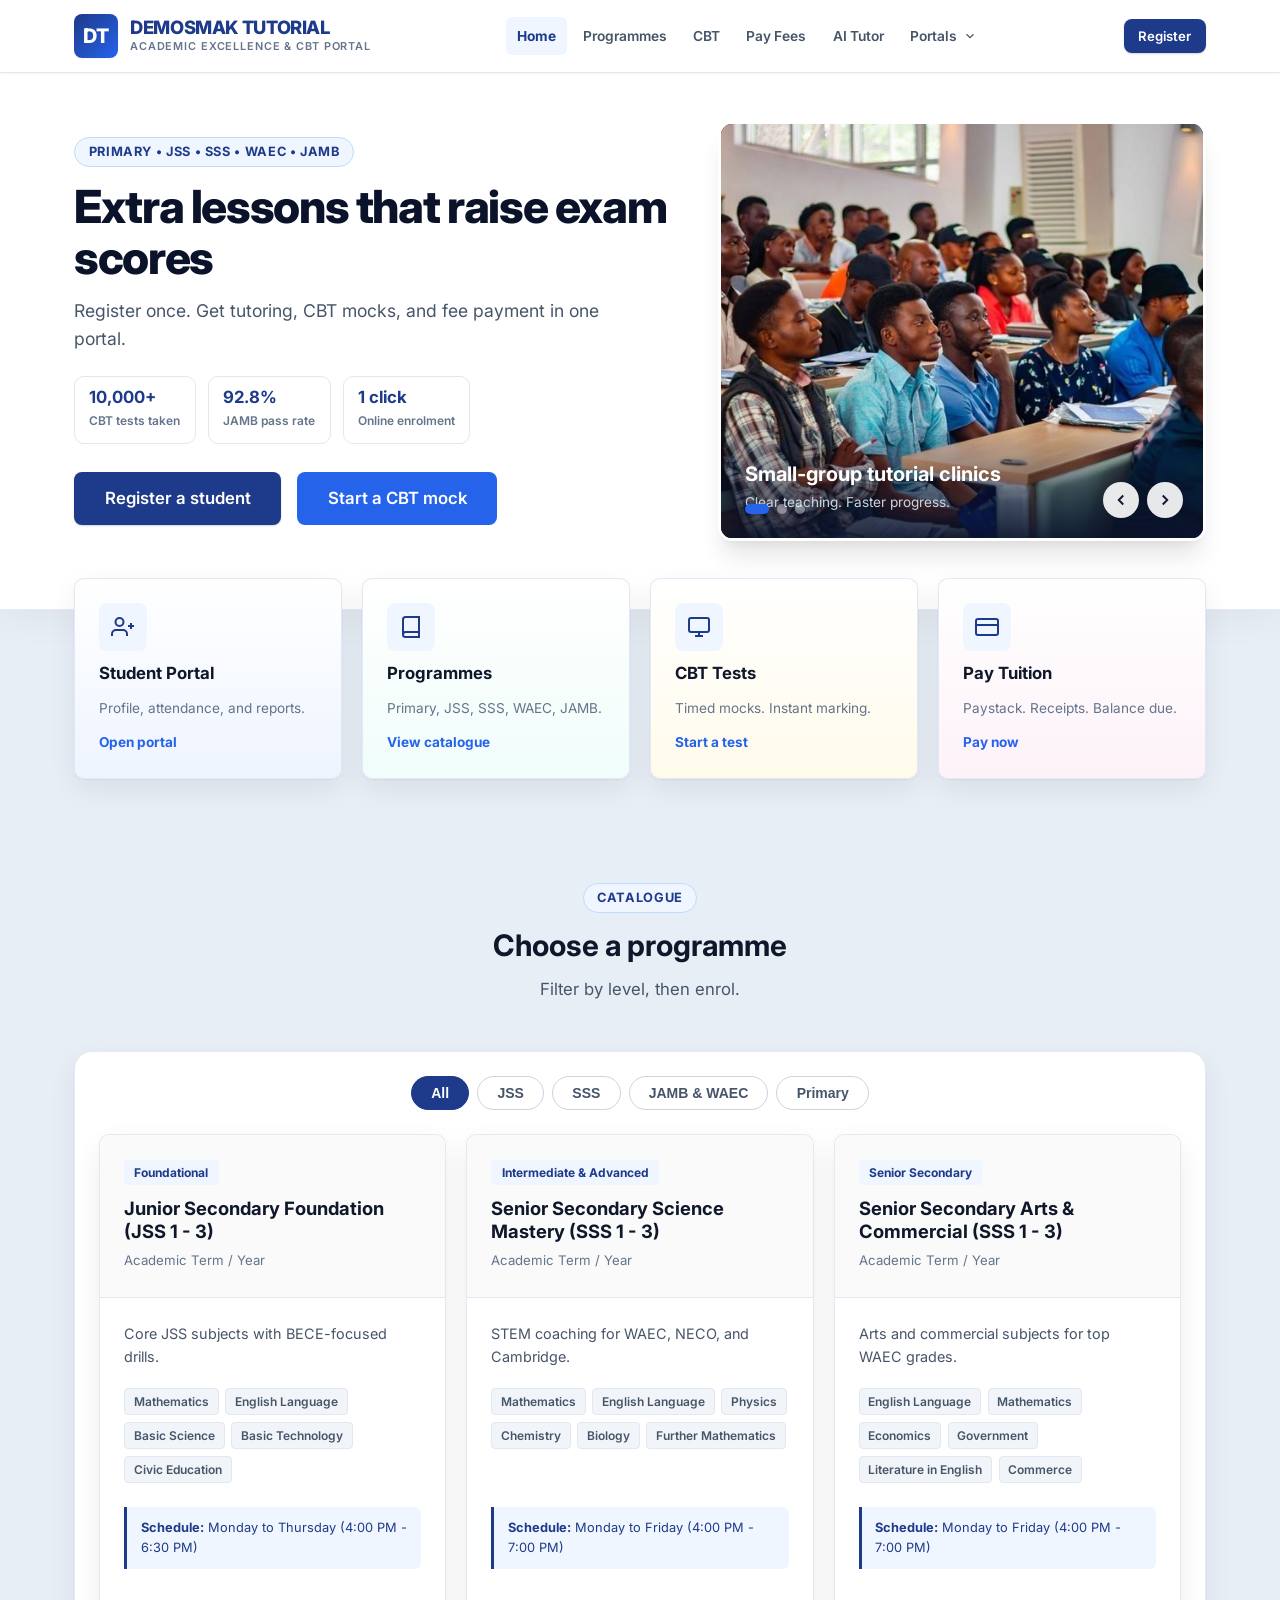
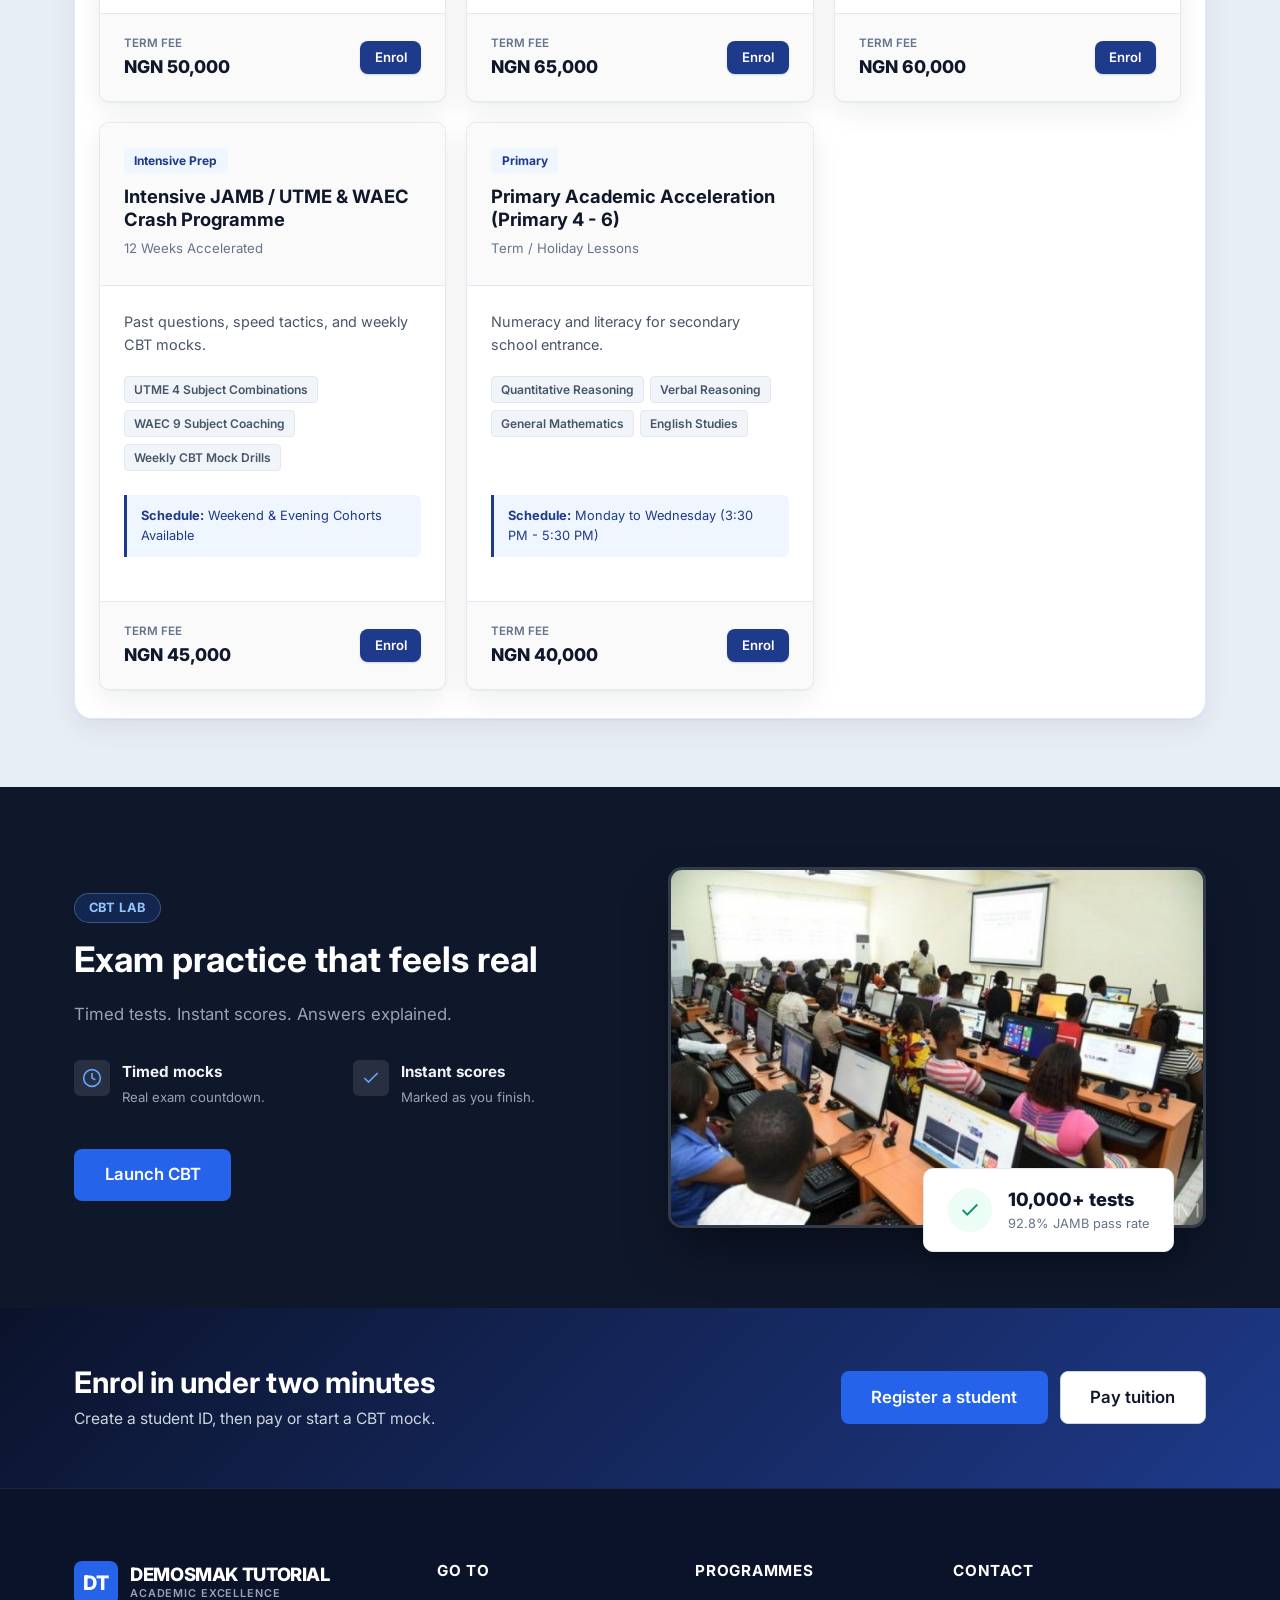
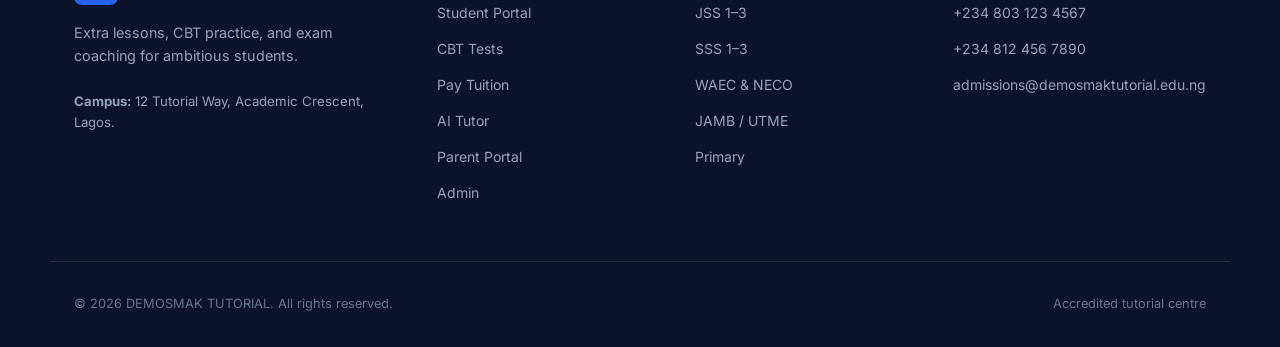
<file: index.html>
<!DOCTYPE html>
<html lang="en">

<head>
    <meta charset="UTF-8">
    <meta name="viewport" content="width=device-width, initial-scale=1.0, viewport-fit=cover">
    <title>Demosmak Tutorial | Extra Lessons, CBT Mocks, WAEC & JAMB Prep in Lagos</title>
    <meta name="description" content="Demosmak Tutorial offers extra lessons, CBT mock exams, WAEC, NECO and JAMB coaching, online registration, and tuition payment for Primary, JSS and SSS students in Lagos, Nigeria.">
    <meta name="keywords" content="Demosmak Tutorial, extra lessons Lagos, CBT mock exam, WAEC prep, JAMB tutorial, NECO coaching, student portal, online tuition payment, AI tutor">
    <meta name="author" content="Demosmak Tutorial">
    <meta name="robots" content="index, follow">
    <meta name="theme-color" content="#1e3a8a">
    <link rel="canonical" href="https://demosmaktutorial.edu.ng/">

    <meta property="og:type" content="website">
    <meta property="og:locale" content="en_NG">
    <meta property="og:site_name" content="Demosmak Tutorial">
    <meta property="og:title" content="Demosmak Tutorial | Extra Lessons, CBT Mocks, WAEC & JAMB Prep">
    <meta property="og:description" content="Register for extra lessons, sit timed CBT mocks, pay tuition online, and prepare for WAEC, NECO and JAMB with Demosmak Tutorial.">
    <meta property="og:url" content="https://demosmaktutorial.edu.ng/">
    <meta property="og:image" content="https://demosmaktutorial.edu.ng/assets/img/hero-1.jpg">
    <meta property="og:image:alt" content="Students in a Demosmak Tutorial classroom">

    <meta name="twitter:card" content="summary_large_image">
    <meta name="twitter:title" content="Demosmak Tutorial | Extra Lessons, CBT Mocks, WAEC & JAMB Prep">
    <meta name="twitter:description" content="Extra lessons, CBT practice and exam coaching for Primary, JSS and SSS students in Lagos.">
    <meta name="twitter:image" content="https://demosmaktutorial.edu.ng/assets/img/hero-1.jpg">

    <link rel="stylesheet" href="assets/css/style.css">
    <script type="application/ld+json">
    {
      "@context": "https://schema.org",
      "@type": "EducationalOrganization",
      "name": "Demosmak Tutorial",
      "alternateName": "DEMOSMAK TUTORIAL",
      "url": "https://demosmaktutorial.edu.ng/",
      "logo": "https://demosmaktutorial.edu.ng/assets/img/hero-1.jpg",
      "description": "Extra lessons, CBT mock exams, and WAEC, NECO and JAMB preparation for Primary, Junior and Senior Secondary students.",
      "email": "admissions@demosmaktutorial.edu.ng",
      "telephone": "+234-803-123-4567",
      "address": {
        "@type": "PostalAddress",
        "streetAddress": "12 Tutorial Way, Academic Crescent",
        "addressLocality": "Lagos",
        "addressCountry": "NG"
      },
      "areaServed": "NG",
      "sameAs": [
        "https://demosmaktutorial.edu.ng/"
      ]
    }
    </script>
</head>

<body>

    <!-- <header class="top-bar">
        <div class="container">
            <div class="top-info">
                <span class="top-info-item">
                    <svg width="14" height="14" viewBox="0 0 24 24" fill="none" stroke="currentColor" stroke-width="2"><path d="M22 16.92v3a2 2 0 0 1-2.18 2 19.79 19.79 0 0 1-8.63-3.07 19.5 19.5 0 0 1-6-6 19.79 19.79 0 0 1-3.07-8.67A2 2 0 0 1 4.11 2h3a2 2 0 0 1 2 1.72 12.84 12.84 0 0 0 .7 2.81 2 2 0 0 1-.45 2.11L8.09 9.91a16 16 0 0 0 6 6l1.27-1.27a2 2 0 0 1 2.11-.45 12.84 12.84 0 0 0 2.81.7A2 2 0 0 1 22 16.92z"></path></svg>
                    +234 803 123 4567
                </span>
                <span class="top-info-item">
                    <svg width="14" height="14" viewBox="0 0 24 24" fill="none" stroke="currentColor" stroke-width="2"><path d="M4 4h16c1.1 0 2 .9 2 2v12c0 1.1-.9 2-2 2H4c-1.1 0-2-.9-2-2V6c0-1.1.9-2 2-2z"></path><polyline points="22,6 12,13 2,6"></polyline></svg>
                    admissions@demosmaktutorial.edu.ng
                </span>
            </div>
            <div class="top-switcher">
                <label for="global-student-select">View as student:</label>
                <select id="global-student-select" class="student-select-input" aria-label="Select active student session"></select>
            </div>
        </div>
    </header> -->

    <nav class="main-header" aria-label="Main Navigation">
        <div class="container nav-container">
            <a href="index.html" class="brand-logo" aria-label="Demosmak Tutorial Home">
                <div class="brand-icon-box">DT</div>
                <div class="brand-text-block">
                    <span class="brand-title">DEMOSMAK TUTORIAL</span>
                    <span class="brand-sub">Academic Excellence & CBT Portal</span>
                </div>
            </a>

            <ul class="nav-links" id="nav-menu-links">
                <li><a href="index.html" class="nav-link active">Home</a></li>
                <li><a href="#programmes" class="nav-link">Programmes</a></li>
                <li><a href="cbt.html" class="nav-link">CBT</a></li>
                <li><a href="payments.html" class="nav-link">Pay Fees</a></li>
                <li><a href="ai-tutor.html" class="nav-link">AI Tutor</a></li>
                <li class="nav-item-dropdown">
                    <button type="button" class="nav-link nav-dropdown-toggle" aria-expanded="false">
                        Portals
                        <svg viewBox="0 0 24 24" fill="none" stroke="currentColor" stroke-width="2">
                            <polyline points="6 9 12 15 18 9"></polyline>
                        </svg>
                    </button>
                    <ul class="nav-dropdown">
                        <li><a href="sms.html">Student Portal</a></li>
                        <li><a href="parent.html">Parent Portal</a></li>
                        <li><a href="admin.html">Admin Dashboard</a></li>
                    </ul>
                </li>
            </ul>

            <div class="nav-cta-group">
                <button type="button" class="btn btn-primary btn-sm open-register-modal-btn">Register</button>
                <button type="button" class="mobile-toggle" id="mobile-nav-toggle" aria-label="Toggle navigation menu">
                    <svg width="24" height="24" viewBox="0 0 24 24" fill="none" stroke="currentColor" stroke-width="2">
                        <line x1="3" y1="12" x2="21" y2="12"></line>
                        <line x1="3" y1="6" x2="21" y2="6"></line>
                        <line x1="3" y1="18" x2="21" y2="18"></line>
                    </svg>
                </button>
            </div>
        </div>
    </nav>

    <header class="hero-section">
        <div class="container hero-grid">
            <div class="hero-content">
                <div class="section-badge">Primary • JSS • SSS • WAEC • JAMB</div>
                <h1>Extra lessons that raise exam scores</h1>
                <p class="hero-lead">
                    Register once. Get tutoring, CBT mocks, and fee payment in one portal.
                </p>

                <div class="hero-stats">
                    <div class="hero-stat"><strong>10,000+</strong><span>CBT tests taken</span></div>
                    <div class="hero-stat"><strong>92.8%</strong><span>JAMB pass rate</span></div>
                    <div class="hero-stat"><strong>1 click</strong><span>Online enrolment</span></div>
                </div>

                <div class="hero-actions">
                    <button type="button" class="btn btn-primary btn-lg open-register-modal-btn">Register a student</button>
                    <a href="cbt.html" class="btn btn-accent btn-lg">Start a CBT mock</a>
                </div>
            </div>

            <div class="hero-carousel" id="hero-slider" aria-label="Demosmak Tutorial Highlights">
                <div class="carousel-slide active" data-index="0">
                    <img src="assets/img/hero-1.jpg" alt="Students engaged in focused learning and academic study">
                    <div class="slide-caption-overlay">
                        <h3>Small-group tutorial clinics</h3>
                        <p>Clear teaching. Faster progress.</p>
                    </div>
                </div>
                <div class="carousel-slide" data-index="1">
                    <img src="assets/img/hero-2.jpg" alt="Dedicated tutoring and problem-solving workshop">
                    <div class="slide-caption-overlay">
                        <h3>Personalised subject help</h3>
                        <p>Maths, English, sciences, and more.</p>
                    </div>
                </div>
                <div class="carousel-slide" data-index="2">
                    <img src="assets/img/hero-3.jpg" alt="Modern computer based assessment training">
                    <div class="slide-caption-overlay">
                        <h3>JAMB-style CBT practice</h3>
                        <p>Timed tests with instant scores.</p>
                    </div>
                </div>

                <div class="carousel-dots" id="carousel-dots">
                    <button type="button" class="carousel-dot active" aria-label="Slide 1"></button>
                    <button type="button" class="carousel-dot" aria-label="Slide 2"></button>
                    <button type="button" class="carousel-dot" aria-label="Slide 3"></button>
                </div>
                <div class="carousel-controls">
                    <button type="button" class="carousel-arrow" id="carousel-prev" aria-label="Previous Slide">
                        <svg width="18" height="18" viewBox="0 0 24 24" fill="none" stroke="currentColor"
                            stroke-width="2.5">
                            <polyline points="15 18 9 12 15 6"></polyline>
                        </svg>
                    </button>
                    <button type="button" class="carousel-arrow" id="carousel-next" aria-label="Next Slide">
                        <svg width="18" height="18" viewBox="0 0 24 24" fill="none" stroke="currentColor"
                            stroke-width="2.5">
                            <polyline points="9 18 15 12 9 6"></polyline>
                        </svg>
                    </button>
                </div>
            </div>
        </div>
    </header>

    <section class="quick-access-section">
        <div class="container">
            <div class="quick-access-grid">
                <a href="sms.html" class="quick-card">
                    <div class="quick-icon-box">
                        <svg width="24" height="24" viewBox="0 0 24 24" fill="none" stroke="currentColor"
                            stroke-width="2">
                            <path d="M16 21v-2a4 4 0 0 0-4-4H5a4 4 0 0 0-4 4v2"></path>
                            <circle cx="8.5" cy="7" r="4"></circle>
                            <line x1="20" y1="8" x2="20" y2="14"></line>
                            <line x1="23" y1="11" x2="17" y2="11"></line>
                        </svg>
                    </div>
                    <h3>Student Portal</h3>
                    <p>Profile, attendance, and reports.</p>
                    <span class="card-cta">Open portal</span>
                </a>

                <a href="#programmes" class="quick-card">
                    <div class="quick-icon-box">
                        <svg width="24" height="24" viewBox="0 0 24 24" fill="none" stroke="currentColor"
                            stroke-width="2">
                            <path d="M4 19.5A2.5 2.5 0 0 1 6.5 17H20"></path>
                            <path d="M6.5 2H20v20H6.5A2.5 2.5 0 0 1 4 19.5v-15A2.5 2.5 0 0 1 6.5 2z"></path>
                        </svg>
                    </div>
                    <h3>Programmes</h3>
                    <p>Primary, JSS, SSS, WAEC, JAMB.</p>
                    <span class="card-cta">View catalogue</span>
                </a>

                <a href="cbt.html" class="quick-card">
                    <div class="quick-icon-box">
                        <svg width="24" height="24" viewBox="0 0 24 24" fill="none" stroke="currentColor"
                            stroke-width="2">
                            <rect x="2" y="3" width="20" height="14" rx="2" ry="2"></rect>
                            <line x1="8" y1="21" x2="16" y2="21"></line>
                            <line x1="12" y1="17" x2="12" y2="21"></line>
                        </svg>
                    </div>
                    <h3>CBT Tests</h3>
                    <p>Timed mocks. Instant marking.</p>
                    <span class="card-cta">Start a test</span>
                </a>

                <a href="payments.html" class="quick-card">
                    <div class="quick-icon-box">
                        <svg width="24" height="24" viewBox="0 0 24 24" fill="none" stroke="currentColor"
                            stroke-width="2">
                            <rect x="1" y="4" width="22" height="16" rx="2" ry="2"></rect>
                            <line x1="1" y1="10" x2="23" y2="10"></line>
                        </svg>
                    </div>
                    <h3>Pay Tuition</h3>
                    <p>Paystack. Receipts. Balance due.</p>
                    <span class="card-cta">Pay now</span>
                </a>
            </div>
        </div>
    </section>

    <section class="programmes-section" id="programmes">
        <div class="container">
            <div class="section-header">
                <span class="section-badge">Catalogue</span>
                <h2>Choose a programme</h2>
                <p>Filter by level, then enrol.</p>
            </div>

            <div class="catalogue-shell">
                <div class="filter-tabs" id="programme-filters">
                    <button type="button" class="filter-btn active" data-category="all">All</button>
                    <button type="button" class="filter-btn" data-category="junior">JSS</button>
                    <button type="button" class="filter-btn" data-category="senior">SSS</button>
                    <button type="button" class="filter-btn" data-category="exam-prep">JAMB & WAEC</button>
                    <button type="button" class="filter-btn" data-category="primary">Primary</button>
                </div>

                <div class="programmes-grid" id="programmes-list-container"></div>
            </div>
        </div>
    </section>

    <section class="cbt-highlight-section" id="cbt-preview">
        <div class="container cbt-split-grid">
            <div class="cbt-text-col">
                <div class="section-badge">CBT lab</div>
                <h2>Exam practice that feels real</h2>
                <p>Timed tests. Instant scores. Answers explained.</p>

                <div class="cbt-feature-list">
                    <div class="cbt-feat-item">
                        <div class="cbt-feat-icon">
                            <svg width="20" height="20" viewBox="0 0 24 24" fill="none" stroke="currentColor" stroke-width="2"><circle cx="12" cy="12" r="10"></circle><polyline points="12 6 12 12 16 14"></polyline></svg>
                        </div>
                        <div>
                            <div class="cbt-feat-title">Timed mocks</div>
                            <div class="cbt-feat-desc">Real exam countdown.</div>
                        </div>
                    </div>
                    <div class="cbt-feat-item">
                        <div class="cbt-feat-icon">
                            <svg width="20" height="20" viewBox="0 0 24 24" fill="none" stroke="currentColor" stroke-width="2"><polyline points="20 6 9 17 4 12"></polyline></svg>
                        </div>
                        <div>
                            <div class="cbt-feat-title">Instant scores</div>
                            <div class="cbt-feat-desc">Marked as you finish.</div>
                        </div>
                    </div>
                </div>

                <a href="cbt.html" class="btn btn-accent btn-lg">Launch CBT</a>
            </div>

            <div class="cbt-media-col">
                <div class="cbt-img-frame">
                    <img src="assets/img/cbt-secion.jpg"
                        alt="Students taking computerized assessment tests at Demosmak CBT centre">
                </div>
                <div class="cbt-stat-float">
                    <div class="stat-circle-accent">
                        <svg width="22" height="22" viewBox="0 0 24 24" fill="none" stroke="currentColor"
                            stroke-width="2">
                            <polyline points="20 6 9 17 4 12"></polyline>
                        </svg>
                    </div>
                    <div>
                        <div style="font-weight: 800; font-size: 1.15rem;">10,000+ tests</div>
                        <div style="font-size: 0.8rem; color: #64748b;">92.8% JAMB pass rate</div>
                    </div>
                </div>
            </div>
        </div>
    </section>

    <section class="final-cta-section">
        <div class="container final-cta-inner">
            <div>
                <h2>Enrol in under two minutes</h2>
                <p>Create a student ID, then pay or start a CBT mock.</p>
            </div>
            <div class="final-cta-actions">
                <button type="button" class="btn btn-accent btn-lg open-register-modal-btn">Register a student</button>
                <a href="payments.html" class="btn btn-secondary btn-lg">Pay tuition</a>
            </div>
        </div>
    </section>

    <div class="modal-backdrop" id="registration-modal" role="dialog" aria-modal="true" aria-labelledby="modal-title">
        <div class="modal-card">
            <div class="modal-header">
                <div>
                    <h3 id="modal-title">Register a student</h3>
                    <p style="font-size: 0.8rem; color: var(--text-muted); margin: 0;">Creates a student ID instantly
                    </p>
                </div>
                <button type="button" class="btn btn-secondary btn-sm" id="close-register-modal-btn"
                    aria-label="Close Modal">
                    <svg width="18" height="18" viewBox="0 0 24 24" fill="none" stroke="currentColor" stroke-width="2">
                        <line x1="18" y1="6" x2="6" y2="18"></line>
                        <line x1="6" y1="6" x2="18" y2="18"></line>
                    </svg>
                </button>
            </div>

            <form id="student-registration-form">
                <div class="modal-body">
                    <div class="form-grid-2">
                        <div class="form-group">
                            <label for="reg-fullname">Student full name *</label>
                            <input type="text" id="reg-fullname" class="form-control"
                                placeholder="e.g. Ibrahim Suleiman" required>
                        </div>
                        <div class="form-group">
                            <label for="reg-email">Email *</label>
                            <input type="email" id="reg-email" class="form-control" placeholder="student@example.com"
                                required>
                        </div>
                    </div>

                    <div class="form-grid-2">
                        <div class="form-group">
                            <label for="reg-phone">Phone *</label>
                            <input type="tel" id="reg-phone" class="form-control" placeholder="+234 800 000 0000"
                                required>
                        </div>
                        <div class="form-group">
                            <label for="reg-grade">Class *</label>
                            <select id="reg-grade" class="form-control" required>
                                <option value="">Select class</option>
                                <option value="SSS 3">SSS 3</option>
                                <option value="SSS 2">SSS 2</option>
                                <option value="SSS 1">SSS 1</option>
                                <option value="JSS 3">JSS 3</option>
                                <option value="JSS 2">JSS 2</option>
                                <option value="JSS 1">JSS 1</option>
                                <option value="JAMB / UTME Intensive">JAMB / UTME</option>
                                <option value="Primary 6">Primary 6</option>
                            </select>
                        </div>
                    </div>

                    <div class="form-grid-2">
                        <div class="form-group">
                            <label for="reg-parent-name">Parent / guardian *</label>
                            <input type="text" id="reg-parent-name" class="form-control"
                                placeholder="e.g. Alh. Suleiman Bello" required>
                        </div>
                        <div class="form-group">
                            <label for="reg-parent-phone">Parent phone *</label>
                            <input type="tel" id="reg-parent-phone" class="form-control" placeholder="+234 801 111 2222"
                                required>
                        </div>
                    </div>

                    <div class="form-group">
                        <label>Subjects (pick at least two)</label>
                        <div class="checkbox-group">
                            <label class="checkbox-label"><input type="checkbox" name="reg_subjects" value="Mathematics"
                                    checked> Mathematics</label>
                            <label class="checkbox-label"><input type="checkbox" name="reg_subjects"
                                    value="English Language" checked> English Language</label>
                            <label class="checkbox-label"><input type="checkbox" name="reg_subjects" value="Physics">
                                Physics</label>
                            <label class="checkbox-label"><input type="checkbox" name="reg_subjects" value="Chemistry">
                                Chemistry</label>
                            <label class="checkbox-label"><input type="checkbox" name="reg_subjects" value="Biology">
                                Biology</label>
                            <label class="checkbox-label"><input type="checkbox" name="reg_subjects" value="Economics">
                                Economics</label>
                            <label class="checkbox-label"><input type="checkbox" name="reg_subjects" value="Government">
                                Government</label>
                            <label class="checkbox-label"><input type="checkbox" name="reg_subjects"
                                    value="Basic Science"> Basic Science</label>
                        </div>
                    </div>
                </div>

                <div class="modal-footer">
                    <button type="button" class="btn btn-secondary" id="cancel-register-modal-btn">Cancel</button>
                    <button type="submit" class="btn btn-primary">Create student ID</button>
                </div>
            </form>
        </div>
    </div>

    <footer class="site-footer">
        <div class="container footer-grid">
            <div class="footer-brand">
                <a href="index.html" class="brand-logo">
                    <div class="brand-icon-box" style="background: #2563eb;">DT</div>
                    <div class="brand-text-block">
                        <span class="brand-title">DEMOSMAK TUTORIAL</span>
                        <span class="brand-sub" style="color: #94a3b8;">Academic Excellence</span>
                    </div>
                </a>
                <p>Extra lessons, CBT practice, and exam coaching for ambitious students.</p>
                <div style="font-size: 0.825rem; color: #94a3b8;">
                    <strong>Campus:</strong> 12 Tutorial Way, Academic Crescent, Lagos.
                </div>
            </div>

            <div class="footer-col">
                <h4>Go to</h4>
                <ul class="footer-links">
                    <li><a href="sms.html">Student Portal</a></li>
                    <li><a href="cbt.html">CBT Tests</a></li>
                    <li><a href="payments.html">Pay Tuition</a></li>
                    <li><a href="ai-tutor.html">AI Tutor</a></li>
                    <li><a href="parent.html">Parent Portal</a></li>
                    <li><a href="admin.html">Admin</a></li>
                </ul>
            </div>

            <div class="footer-col">
                <h4>Programmes</h4>
                <ul class="footer-links">
                    <li><a href="#programmes">JSS 1–3</a></li>
                    <li><a href="#programmes">SSS 1–3</a></li>
                    <li><a href="#programmes">WAEC & NECO</a></li>
                    <li><a href="#programmes">JAMB / UTME</a></li>
                    <li><a href="#programmes">Primary</a></li>
                </ul>
            </div>

            <div class="footer-col">
                <h4>Contact</h4>
                <ul class="footer-links">
                    <li><a href="tel:+2348031234567">+234 803 123 4567</a></li>
                    <li><a href="tel:+2348124567890">+234 812 456 7890</a></li>
                    <li><a href="mailto:admissions@demosmaktutorial.edu.ng">admissions@demosmaktutorial.edu.ng</a></li>
                </ul>
            </div>
        </div>

        <div class="container footer-bottom">
            <span>&copy; 2026 DEMOSMAK TUTORIAL. All rights reserved.</span>
            <span>Accredited tutorial centre</span>
        </div>
    </footer>

    <script src="assets/js/db.js"></script>
    <script src="assets/js/main.js"></script>

    <script>
        document.addEventListener('DOMContentLoaded', () => {
            const slides = document.querySelectorAll('.carousel-slide');
            const dots = document.querySelectorAll('.carousel-dot');
            const prevBtn = document.getElementById('carousel-prev');
            const nextBtn = document.getElementById('carousel-next');
            let current = 0;
            let timer = null;

            function showSlide(index) {
                slides.forEach((s, i) => {
                    s.classList.toggle('active', i === index);
                    dots[i].classList.toggle('active', i === index);
                });
                current = index;
            }

            function nextSlide() {
                showSlide((current + 1) % slides.length);
            }

            function prevSlide() {
                showSlide((current - 1 + slides.length) % slides.length);
            }

            if (nextBtn && prevBtn) {
                nextBtn.addEventListener('click', () => {
                    clearInterval(timer);
                    nextSlide();
                    startAuto();
                });
                prevBtn.addEventListener('click', () => {
                    clearInterval(timer);
                    prevSlide();
                    startAuto();
                });
            }

            dots.forEach((dot, idx) => {
                dot.addEventListener('click', () => {
                    clearInterval(timer);
                    showSlide(idx);
                    startAuto();
                });
            });

            function startAuto() {
                timer = setInterval(nextSlide, 5000);
            }
            startAuto();

            renderProgrammes('all');

            const filterBtns = document.querySelectorAll('.filter-btn');
            filterBtns.forEach(btn => {
                btn.addEventListener('click', () => {
                    filterBtns.forEach(b => b.classList.remove('active'));
                    btn.classList.add('active');
                    renderProgrammes(btn.dataset.category);
                });
            });
        });

        function renderProgrammes(category = 'all') {
            const container = document.getElementById('programmes-list-container');
            if (!container || !window.demosmakDB) return;

            const allProgs = window.demosmakDB.getProgrammes();
            const filtered = category === 'all' ? allProgs : allProgs.filter(p => p.category === category);

            container.innerHTML = filtered.map(p => `
                <div class="programme-card">
                    <div class="prog-card-header">
                        <span class="prog-badge">${p.levelBadge}</span>
                        <h3>${p.title}</h3>
                        <span class="prog-meta">${p.duration}</span>
                    </div>
                    <div class="prog-card-body">
                        <p>${p.description}</p>
                        <div class="subject-pills">
                            ${p.subjects.map(s => `<span class="subject-pill">${s}</span>`).join('')}
                        </div>
                        <div class="prog-schedule-box">
                            <strong>Schedule:</strong> ${p.schedule}
                        </div>
                    </div>
                    <div class="prog-card-footer">
                        <div class="prog-fee">
                            <span class="prog-fee-label">Term fee</span>
                            <span class="prog-fee-val">NGN ${p.fee.toLocaleString()}</span>
                        </div>
                        <button type="button" class="btn btn-primary btn-sm open-register-modal-btn">Enrol</button>
                    </div>
                </div>
            `).join('');
        }
    </script>
</body>

</html>
</file>
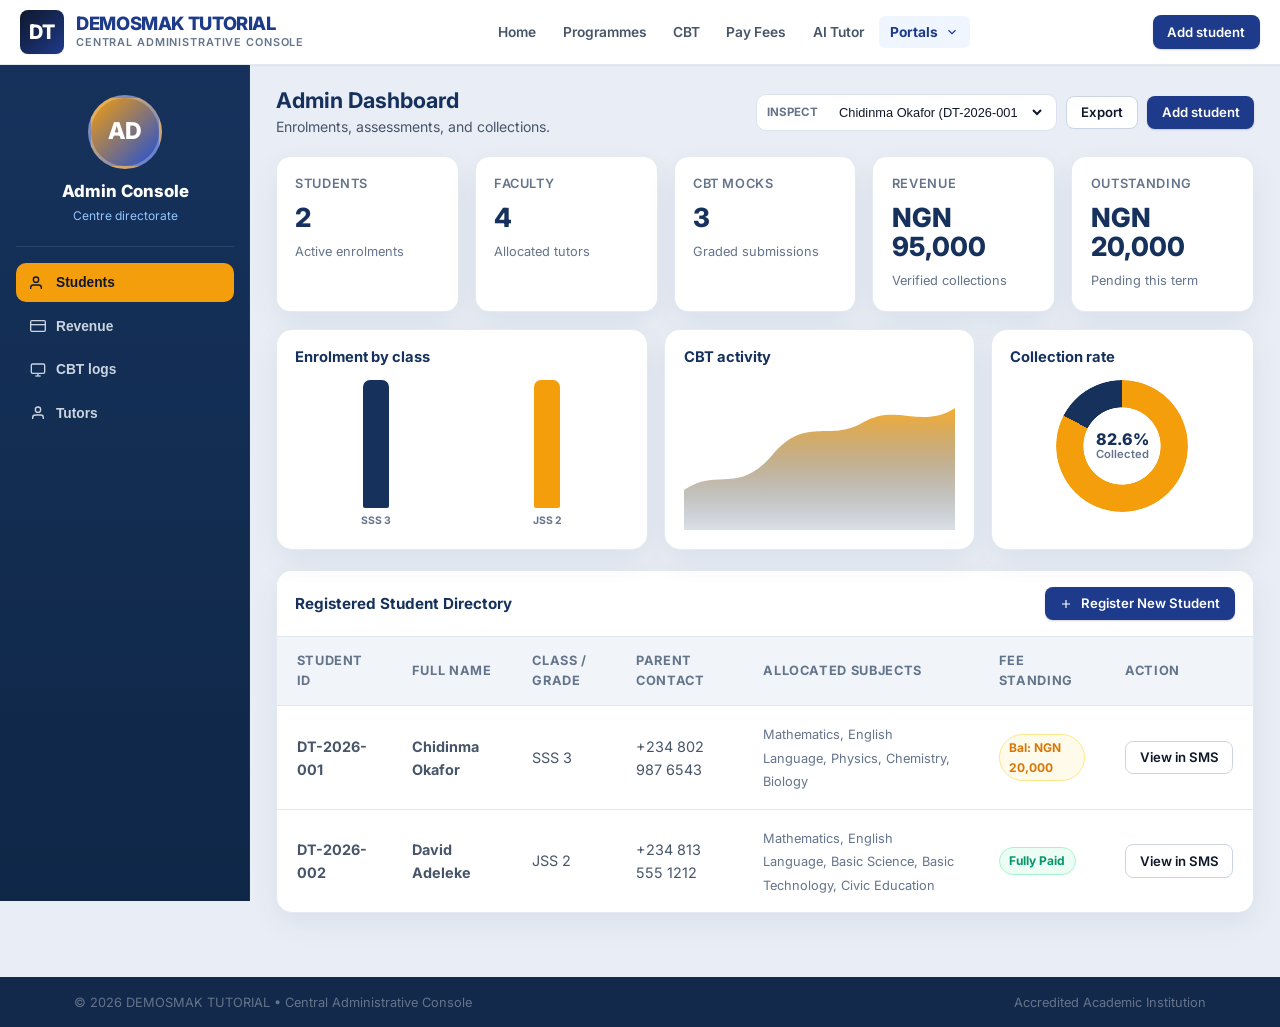
<file: admin.html>
<!DOCTYPE html>
<html lang="en">
<head>
    <meta charset="UTF-8">
    <meta name="viewport" content="width=device-width, initial-scale=1.0, viewport-fit=cover">
    <title>Administrative Dashboard | DEMOSMAK TUTORIAL</title>
    <meta name="description" content="Central administrative control panel for monitoring student registration, CBT exams, tuition revenue, and tutor allocations.">
    <link rel="stylesheet" href="assets/css/style.css">
</head>
<body class="dash-page">

    <!-- Navigation Header -->
    <nav class="main-header" aria-label="Main Navigation">
        <div class="container nav-container">
            <a href="index.html" class="brand-logo">
                <div class="brand-icon-box" style="background: linear-gradient(135deg, #0f172a 0%, #1e3a8a 100%);">DT</div>
                <div class="brand-text-block">
                    <span class="brand-title">DEMOSMAK TUTORIAL</span>
                    <span class="brand-sub">Central Administrative Console</span>
                </div>
            </a>

            <ul class="nav-links" id="nav-menu-links">
                <li><a href="index.html" class="nav-link">Home</a></li>
                <li><a href="index.html#programmes" class="nav-link">Programmes</a></li>
                <li><a href="cbt.html" class="nav-link">CBT</a></li>
                <li><a href="payments.html" class="nav-link">Pay Fees</a></li>
                <li><a href="ai-tutor.html" class="nav-link">AI Tutor</a></li>
                <li class="nav-item-dropdown">
                    <button type="button" class="nav-link nav-dropdown-toggle" aria-expanded="false">
                        Portals
                        <svg viewBox="0 0 24 24" fill="none" stroke="currentColor" stroke-width="2"><polyline points="6 9 12 15 18 9"></polyline></svg>
                    </button>
                    <ul class="nav-dropdown">
                        <li><a href="sms.html">Student Portal</a></li>
                        <li><a href="parent.html">Parent Portal</a></li>
                        <li><a href="admin.html">Admin Dashboard</a></li>
                    </ul>
                </li>
            </ul>

            <div class="nav-cta-group">
                <button type="button" class="btn btn-primary btn-sm open-register-modal-btn">Add student</button>
                <button type="button" class="mobile-toggle" id="mobile-nav-toggle" aria-label="Toggle navigation">
                    <svg width="24" height="24" viewBox="0 0 24 24" fill="none" stroke="currentColor" stroke-width="2"><line x1="3" y1="12" x2="21" y2="12"></line><line x1="3" y1="6" x2="21" y2="6"></line><line x1="3" y1="18" x2="21" y2="18"></line></svg>
                </button>
            </div>
        </div>
    </nav>

    <main class="dash-layout">
        <aside class="dash-rail">
            <div class="dash-profile">
                <div class="dash-profile-avatar">AD</div>
                <div class="dash-profile-name">Admin Console</div>
                <span class="dash-profile-role">Centre directorate</span>
            </div>
            <nav class="portal-tabs" aria-label="Admin Sections">
                <button type="button" class="portal-tab-btn active" data-tab="tab-adm-students">
                    <svg viewBox="0 0 24 24" fill="none" stroke="currentColor" stroke-width="2"><path d="M17 21v-2a4 4 0 0 0-4-4H5a4 4 0 0 0-4 4v2"></path><circle cx="9" cy="7" r="4"></circle></svg>
                    Students
                </button>
                <button type="button" class="portal-tab-btn" data-tab="tab-adm-revenue">
                    <svg viewBox="0 0 24 24" fill="none" stroke="currentColor" stroke-width="2"><rect x="1" y="4" width="22" height="16" rx="2"></rect><line x1="1" y1="10" x2="23" y2="10"></line></svg>
                    Revenue
                </button>
                <button type="button" class="portal-tab-btn" data-tab="tab-adm-cbt">
                    <svg viewBox="0 0 24 24" fill="none" stroke="currentColor" stroke-width="2"><rect x="2" y="3" width="20" height="14" rx="2"></rect><line x1="8" y1="21" x2="16" y2="21"></line><line x1="12" y1="17" x2="12" y2="21"></line></svg>
                    CBT logs
                </button>
                <button type="button" class="portal-tab-btn" data-tab="tab-adm-tutors">
                    <svg viewBox="0 0 24 24" fill="none" stroke="currentColor" stroke-width="2"><path d="M20 21v-2a4 4 0 0 0-4-4H8a4 4 0 0 0-4 4v2"></path><circle cx="12" cy="7" r="4"></circle></svg>
                    Tutors
                </button>
            </nav>
        </aside>

        <div class="dash-canvas">
            <div class="dash-toolbar">
                <div>
                    <h1>Admin Dashboard</h1>
                    <p>Enrolments, assessments, and collections.</p>
                </div>
                <div class="dash-toolbar-actions">
                    <label class="dash-switcher">
                        <span>Inspect</span>
                        <select id="global-student-select" class="student-select-input" aria-label="Inspect student profile"></select>
                    </label>
                    <button type="button" class="btn btn-secondary btn-sm" onclick="exportDataSummary()">Export</button>
                    <button type="button" class="btn btn-primary btn-sm open-register-modal-btn">Add student</button>
                </div>
            </div>

            <div class="stats-cards-grid dash-kpi-row">
                <div class="stat-kpi-card">
                    <span class="label">Students</span>
                    <div class="number" id="adm-kpi-students">2</div>
                    <span class="sub">Active enrolments</span>
                </div>

                <div class="stat-kpi-card">
                    <span class="label">Faculty</span>
                    <div class="number" id="adm-kpi-tutors">4</div>
                    <span class="sub">Allocated tutors</span>
                </div>

                <div class="stat-kpi-card">
                    <span class="label">CBT mocks</span>
                    <div class="number" id="adm-kpi-cbt">3</div>
                    <span class="sub">Graded submissions</span>
                </div>

                <div class="stat-kpi-card">
                    <span class="label">Revenue</span>
                    <div class="number" id="adm-kpi-revenue">NGN 95,000</div>
                    <span class="sub">Verified collections</span>
                </div>

                <div class="stat-kpi-card">
                    <span class="label">Outstanding</span>
                    <div class="number" id="adm-kpi-outstanding">NGN 20,000</div>
                    <span class="sub">Pending this term</span>
                </div>
            </div>

            <section class="dash-charts">
                <article class="chart-card">
                    <h3>Enrolment by class</h3>
                    <div class="bar-chart" id="adm-bar-chart">
                        <div class="bar-col"><span class="bar" style="height:80%"></span><small>SSS 3</small></div>
                        <div class="bar-col"><span class="bar" style="height:55%"></span><small>JSS 2</small></div>
                    </div>
                </article>
                <article class="chart-card">
                    <h3>CBT activity</h3>
                    <svg class="area-chart" viewBox="0 0 240 120" preserveAspectRatio="none" aria-hidden="true">
                        <defs>
                            <linearGradient id="admArea" x1="0" y1="0" x2="0" y2="1">
                                <stop offset="0%" stop-color="#f59e0b" stop-opacity="0.85"></stop>
                                <stop offset="100%" stop-color="#16325c" stop-opacity="0.15"></stop>
                            </linearGradient>
                        </defs>
                        <path fill="url(#admArea)" d="M0,88 C28,70 48,92 78,60 C108,28 128,50 158,34 C188,18 210,40 240,22 L240,120 L0,120 Z"></path>
                    </svg>
                </article>
                <article class="chart-card">
                    <h3>Collection rate</h3>
                    <div class="donut-wrap">
                        <div class="donut" id="adm-donut"></div>
                        <div class="donut-label"><span id="adm-donut-val">82%</span><small>Collected</small></div>
                    </div>
                </article>
            </section>

            <!-- TAB 1: Student Enrolment Roster -->
            <section id="tab-adm-students" class="tab-pane active">
                <div class="data-table-card">
                    <div class="table-header-bar">
                        <h3>Registered Student Directory</h3>
                        <button type="button" class="btn btn-primary btn-sm open-register-modal-btn">
                            <svg width="14" height="14" viewBox="0 0 24 24" fill="none" stroke="currentColor" stroke-width="2"><line x1="12" y1="5" x2="12" y2="19"></line><line x1="5" y1="12" x2="19" y2="12"></line></svg>
                            Register New Student
                        </button>
                    </div>
                    <table class="custom-table">
                        <thead>
                            <tr>
                                <th>Student ID</th>
                                <th>Full Name</th>
                                <th>Class / Grade</th>
                                <th>Parent Contact</th>
                                <th>Allocated Subjects</th>
                                <th>Fee Standing</th>
                                <th>Action</th>
                            </tr>
                        </thead>
                        <tbody id="adm-students-tbody">
                            <!-- Populated dynamically -->
                        </tbody>
                    </table>
                </div>
            </section>

            <!-- TAB 2: Financial Revenue Reports -->
            <section id="tab-adm-revenue" class="tab-pane">
                <div class="stats-cards-grid" style="grid-template-columns: repeat(3, 1fr); margin-bottom: 2rem;">
                    <div class="stat-kpi-card">
                        <span class="label">Total Projected Tuition</span>
                        <div class="number" id="rev-projected">NGN 115,000</div>
                        <span class="sub">Total term billable value</span>
                    </div>
                    <div class="stat-kpi-card">
                        <span class="label">Verified Cash Collected</span>
                        <div class="number" style="color: var(--success);" id="rev-collected">NGN 95,000</div>
                        <span class="sub">Direct Paystack deposits</span>
                    </div>
                    <div class="stat-kpi-card">
                        <span class="label">Collection Efficiency</span>
                        <div class="number" style="color: var(--primary);" id="rev-efficiency">82.6%</div>
                        <span class="sub">Target: 95% before mid-term</span>
                    </div>
                </div>

                <div class="data-table-card">
                    <div class="table-header-bar">
                        <h3>Institution-Wide Paystack Transactions & Receipts</h3>
                        <button type="button" class="btn btn-secondary btn-sm" onclick="window.print()">
                            <svg width="14" height="14" viewBox="0 0 24 24" fill="none" stroke="currentColor" stroke-width="2"><polyline points="6 9 6 2 18 2 18 9"></polyline><path d="M6 18H4a2 2 0 0 1-2-2v-5a2 2 0 0 1 2-2h16a2 2 0 0 1 2 2v5a2 2 0 0 1-2 2h-2"></path><rect x="6" y="14" width="12" height="8"></rect></svg>
                            Print Financial Statement
                        </button>
                    </div>
                    <table class="custom-table">
                        <thead>
                            <tr>
                                <th>Reference</th>
                                <th>Student Name</th>
                                <th>Date</th>
                                <th>Purpose</th>
                                <th>Gateway Channel</th>
                                <th>Amount</th>
                                <th>Status</th>
                                <th>Audit Receipt</th>
                            </tr>
                        </thead>
                        <tbody id="adm-revenue-tbody">
                            <!-- Populated dynamically -->
                        </tbody>
                    </table>
                </div>
            </section>

            <!-- TAB 3: CBT Assessment Logs -->
            <section id="tab-adm-cbt" class="tab-pane">
                <div class="data-table-card">
                    <div class="table-header-bar">
                        <h3>Institution-Wide CBT Test Log & Mark Register</h3>
                        <a href="cbt.html" class="btn btn-secondary btn-sm">Open CBT Examination Hall</a>
                    </div>
                    <table class="custom-table">
                        <thead>
                            <tr>
                                <th>Candidate</th>
                                <th>Candidate ID</th>
                                <th>Subject Paper</th>
                                <th>Date & Time</th>
                                <th>Score (Correct/Total)</th>
                                <th>Percentage</th>
                                <th>Grade Standing</th>
                            </tr>
                        </thead>
                        <tbody id="adm-cbt-tbody">
                            <!-- Populated dynamically -->
                        </tbody>
                    </table>
                </div>
            </section>

            <!-- TAB 4: Tutor Allocations -->
            <section id="tab-adm-tutors" class="tab-pane">
                <div class="data-table-card">
                    <div class="table-header-bar">
                        <h3>Tutorial Faculty Roster & Workload</h3>
                        <span class="status-badge status-active">Senior Academic Staff</span>
                    </div>
                    <table class="custom-table">
                        <thead>
                            <tr>
                                <th>Tutor ID</th>
                                <th>Faculty Name</th>
                                <th>Assigned Subjects</th>
                                <th>Qualifications</th>
                                <th>Active Students</th>
                                <th>Faculty Rating</th>
                            </tr>
                        </thead>
                        <tbody id="adm-tutors-tbody">
                            <!-- Populated dynamically -->
                        </tbody>
                    </table>
                </div>
            </section>
        </div>
    </main>

    <!-- Student Registration Modal (Reused) -->
    <div class="modal-backdrop" id="registration-modal" role="dialog" aria-modal="true">
        <div class="modal-card">
            <div class="modal-header">
                <div>
                    <h3>Enroll New Student</h3>
                    <p style="font-size: 0.8rem; color: var(--text-muted); margin: 0;">Administrative admissions registry</p>
                </div>
                <button type="button" class="btn btn-secondary btn-sm" id="close-register-modal-btn">
                    <svg width="18" height="18" viewBox="0 0 24 24" fill="none" stroke="currentColor" stroke-width="2"><line x1="18" y1="6" x2="6" y2="18"></line><line x1="6" y1="6" x2="18" y2="18"></line></svg>
                </button>
            </div>
            <form id="student-registration-form">
                <div class="modal-body">
                    <div class="form-grid-2">
                        <div class="form-group">
                            <label for="reg-fullname">Full Name *</label>
                            <input type="text" id="reg-fullname" class="form-control" placeholder="Full Student Name" required>
                        </div>
                        <div class="form-group">
                            <label for="reg-email">Student / Guardian Email *</label>
                            <input type="email" id="reg-email" class="form-control" placeholder="email@example.com" required>
                        </div>
                    </div>
                    <div class="form-grid-2">
                        <div class="form-group">
                            <label for="reg-phone">Student / Guardian Phone *</label>
                            <input type="tel" id="reg-phone" class="form-control" placeholder="+234 800 000 0000" required>
                        </div>
                        <div class="form-group">
                            <label for="reg-grade">Class / Level *</label>
                            <select id="reg-grade" class="form-control" required>
                                <option value="">-- Select Class --</option>
                                <option value="SSS 3">Senior Secondary 3 (SSS 3)</option>
                                <option value="SSS 2">Senior Secondary 2 (SSS 2)</option>
                                <option value="SSS 1">Senior Secondary 1 (SSS 1)</option>
                                <option value="JSS 3">Junior Secondary 3 (JSS 3)</option>
                                <option value="JSS 2">Junior Secondary 2 (JSS 2)</option>
                                <option value="JSS 1">Junior Secondary 1 (JSS 1)</option>
                                <option value="JAMB / UTME Intensive">JAMB / UTME Intensive Prep</option>
                                <option value="Primary 6">Primary 6 Entrance Prep</option>
                            </select>
                        </div>
                    </div>
                    <div class="form-grid-2">
                        <div class="form-group">
                            <label for="reg-parent-name">Parent Name *</label>
                            <input type="text" id="reg-parent-name" class="form-control" placeholder="Parent / Guardian Name" required>
                        </div>
                        <div class="form-group">
                            <label for="reg-parent-phone">Parent Phone *</label>
                            <input type="tel" id="reg-parent-phone" class="form-control" placeholder="+234 800 111 2222" required>
                        </div>
                    </div>
                    <div class="form-group">
                        <label>Allocated Subjects:</label>
                        <div class="checkbox-group">
                            <label class="checkbox-label"><input type="checkbox" name="reg_subjects" value="Mathematics" checked> Mathematics</label>
                            <label class="checkbox-label"><input type="checkbox" name="reg_subjects" value="English Language" checked> English Language</label>
                            <label class="checkbox-label"><input type="checkbox" name="reg_subjects" value="Physics"> Physics</label>
                            <label class="checkbox-label"><input type="checkbox" name="reg_subjects" value="Chemistry"> Chemistry</label>
                            <label class="checkbox-label"><input type="checkbox" name="reg_subjects" value="Biology"> Biology</label>
                            <label class="checkbox-label"><input type="checkbox" name="reg_subjects" value="Economics"> Economics</label>
                        </div>
                    </div>
                </div>
                <div class="modal-footer">
                    <button type="button" class="btn btn-secondary" id="cancel-register-modal-btn">Cancel</button>
                    <button type="submit" class="btn btn-primary">Save & Issue ID</button>
                </div>
            </form>
        </div>
    </div>

    <!-- Site Footer -->
    <footer class="site-footer">
        <div class="container footer-bottom">
            <span>&copy; 2026 DEMOSMAK TUTORIAL &bull; Central Administrative Console</span>
            <span>Accredited Academic Institution</span>
        </div>
    </footer>

    <!-- Shared Framework Scripts -->
    <script src="assets/js/db.js"></script>
    <script src="assets/js/payment-engine.js"></script>
    <script src="assets/js/main.js"></script>

    <script>
        document.addEventListener('DOMContentLoaded', () => {
            initAdminTabs();
            renderAdminDashboard();

            window.addEventListener('studentRegistered', () => {
                renderAdminDashboard();
            });

            window.addEventListener('paymentCompleted', () => {
                renderAdminDashboard();
            });
        });

        function initAdminTabs() {
            const tabs = document.querySelectorAll('.portal-tab-btn');
            tabs.forEach(tab => {
                tab.onclick = () => {
                    tabs.forEach(t => t.classList.remove('active'));
                    tab.classList.add('active');

                    const target = tab.dataset.tab;
                    document.querySelectorAll('.tab-pane').forEach(p => p.classList.remove('active'));
                    const targetPane = document.getElementById(target);
                    if (targetPane) targetPane.classList.add('active');
                };
            });
        }

        function renderAdminDashboard() {
            const students = window.demosmakDB.getStudents();
            const tutors = window.demosmakDB.getTutors();
            const cbtHistory = window.demosmakDB.getCbtHistory();
            const allReceipts = window.demosmakDB.getAllReceipts();

            // Total Students
            document.getElementById('adm-kpi-students').textContent = students.length;

            // Total Tutors
            document.getElementById('adm-kpi-tutors').textContent = tutors.length;

            // CBT Mocks
            document.getElementById('adm-kpi-cbt').textContent = cbtHistory.length;

            // Financial Calculations
            let totalProjected = 0;
            let totalCollected = 0;
            let totalOutstanding = 0;

            students.forEach(s => {
                if (s.financials) {
                    totalProjected += (s.financials.termFee || 0);
                    totalCollected += (s.financials.amountPaid || 0);
                    totalOutstanding += (s.financials.outstandingBalance || 0);
                }
            });

            document.getElementById('adm-kpi-revenue').textContent = `NGN ${totalCollected.toLocaleString()}`;
            document.getElementById('adm-kpi-outstanding').textContent = `NGN ${totalOutstanding.toLocaleString()}`;

            document.getElementById('rev-projected').textContent = `NGN ${totalProjected.toLocaleString()}`;
            document.getElementById('rev-collected').textContent = `NGN ${totalCollected.toLocaleString()}`;
            
            const eff = totalProjected > 0 ? ((totalCollected / totalProjected) * 100).toFixed(1) : 0;
            document.getElementById('rev-efficiency').textContent = `${eff}%`;

            const byGrade = {};
            students.forEach((s) => {
                const key = s.grade || 'General';
                byGrade[key] = (byGrade[key] || 0) + 1;
            });
            const maxGrade = Math.max(1, ...Object.values(byGrade));
            const admBars = document.getElementById('adm-bar-chart');
            if (admBars) {
                admBars.innerHTML = Object.keys(byGrade).map((grade) => {
                    const pct = Math.round((byGrade[grade] / maxGrade) * 100);
                    return `<div class="bar-col"><span class="bar" style="height:${Math.max(12, pct)}%"></span><small>${grade}</small></div>`;
                }).join('');
            }
            const donut = document.getElementById('adm-donut');
            const donutVal = document.getElementById('adm-donut-val');
            if (donut) donut.style.background = `conic-gradient(#f59e0b 0 ${eff}%, #16325c ${eff}% 100%)`;
            if (donutVal) donutVal.textContent = `${eff}%`;

            // Tab 1: Students Roster Table
            const stTbody = document.getElementById('adm-students-tbody');
            if (stTbody) {
                stTbody.innerHTML = students.map(s => {
                    const fin = s.financials || { outstandingBalance: 0 };
                    let badgeClass = 'status-paid';
                    let badgeText = 'Fully Paid';
                    if (fin.outstandingBalance > 0) {
                        badgeClass = 'status-partial';
                        badgeText = `Bal: NGN ${fin.outstandingBalance.toLocaleString()}`;
                    }
                    return `
                        <tr>
                            <td class="font-mono"><strong>${s.id}</strong></td>
                            <td><strong>${s.fullName}</strong></td>
                            <td>${s.grade}</td>
                            <td>${s.parentPhone || s.phone || 'N/A'}</td>
                            <td><span style="font-size: 0.8rem; color: var(--text-muted);">${(s.subjects || []).join(', ')}</span></td>
                            <td><span class="status-badge ${badgeClass}">${badgeText}</span></td>
                            <td>
                                <button type="button" class="btn btn-secondary btn-sm" onclick="selectAndOpenSms('${s.id}')">
                                    View in SMS
                                </button>
                            </td>
                        </tr>
                    `;
                }).join('');
            }

            // Tab 2: Revenue Table
            const revTbody = document.getElementById('adm-revenue-tbody');
            if (revTbody) {
                if (allReceipts.length === 0) {
                    revTbody.innerHTML = `<tr><td colspan="8" style="text-align: center; color: var(--text-muted);">No verified receipts in bursary ledger.</td></tr>`;
                } else {
                    revTbody.innerHTML = allReceipts.map(r => `
                        <tr>
                            <td class="font-mono"><strong>${r.ref}</strong></td>
                            <td>${r.studentName || 'Student'}</td>
                            <td>${r.date}</td>
                            <td>${r.description}</td>
                            <td>${r.channel || 'Paystack Direct'}</td>
                            <td style="font-weight: 700; color: var(--success);">NGN ${Number(r.amount).toLocaleString()}</td>
                            <td><span class="status-badge status-active">Verified</span></td>
                            <td>
                                <button type="button" class="btn btn-secondary btn-sm" onclick="viewAuditReceipt('${r.ref}')">
                                    Digital Receipt
                                </button>
                            </td>
                        </tr>
                    `).join('');
                }
            }

            // Tab 3: CBT Log
            const cbtTbody = document.getElementById('adm-cbt-tbody');
            if (cbtTbody) {
                if (cbtHistory.length === 0) {
                    cbtTbody.innerHTML = `<tr><td colspan="7" style="text-align: center; color: var(--text-muted);">No CBT assessment attempts recorded yet.</td></tr>`;
                } else {
                    cbtTbody.innerHTML = cbtHistory.map(c => `
                        <tr>
                            <td><strong>${c.studentName || 'Candidate'}</strong></td>
                            <td class="font-mono">${c.studentId || 'N/A'}</td>
                            <td>${c.testTitle}</td>
                            <td>${c.dateTaken}</td>
                            <td><strong>${c.score} / ${c.total}</strong></td>
                            <td><span class="status-badge status-active" style="font-weight: 800;">${c.percentage}%</span></td>
                            <td>${c.grade}</td>
                        </tr>
                    `).join('');
                }
            }

            // Tab 4: Tutors
            const tutTbody = document.getElementById('adm-tutors-tbody');
            if (tutTbody) {
                tutTbody.innerHTML = tutors.map(t => `
                    <tr>
                        <td class="font-mono"><strong>${t.id}</strong></td>
                        <td><strong>${t.name}</strong></td>
                        <td>${t.subjects.join(', ')}</td>
                        <td>${t.qualifications}</td>
                        <td><span class="status-badge status-active">${t.studentsCount} Students</span></td>
                        <td><strong>${t.rating}</strong></td>
                    </tr>
                `).join('');
            }
        }

        function selectAndOpenSms(studentId) {
            window.demosmakDB.setActiveStudentId(studentId);
            window.location.href = 'sms.html';
        }

        function viewAuditReceipt(ref) {
            const receipts = window.demosmakDB.getAllReceipts();
            const record = receipts.find(r => r.ref === ref);
            if (record) {
                const student = window.demosmakDB.getStudentById(record.studentId);
                window.demosmakPayment.showDigitalReceipt(record, student);
            }
        }

        function exportDataSummary() {
            const students = window.demosmakDB.getStudents();
            const receipts = window.demosmakDB.getAllReceipts();
            const cbt = window.demosmakDB.getCbtHistory();

            const summary = {
                exportDate: new Date().toISOString(),
                totalStudents: students.length,
                totalReceipts: receipts.length,
                totalCbtRecords: cbt.length,
                students: students
            };

            const blob = new Blob([JSON.stringify(summary, null, 2)], { type: 'application/json' });
            const url = URL.createObjectURL(blob);
            const a = document.createElement('a');
            a.href = url;
            a.download = `demosmak-admin-export-${new Date().toISOString().split('T')[0]}.json`;
            a.click();
            URL.revokeObjectURL(url);
            showToast('Administrative summary data exported as JSON.', 'success');
        }

        function resetDatabaseConfirm() {
            if (confirm('Are you sure you want to reset the demonstration database to default seed data? All custom additions will be restored to original demo state.')) {
                window.demosmakDB.resetToDefaults();
                showToast('Database reset to defaults successfully.', 'info');
                renderAdminDashboard();
            }
        }
    </script>
</body>
</html>
</file>
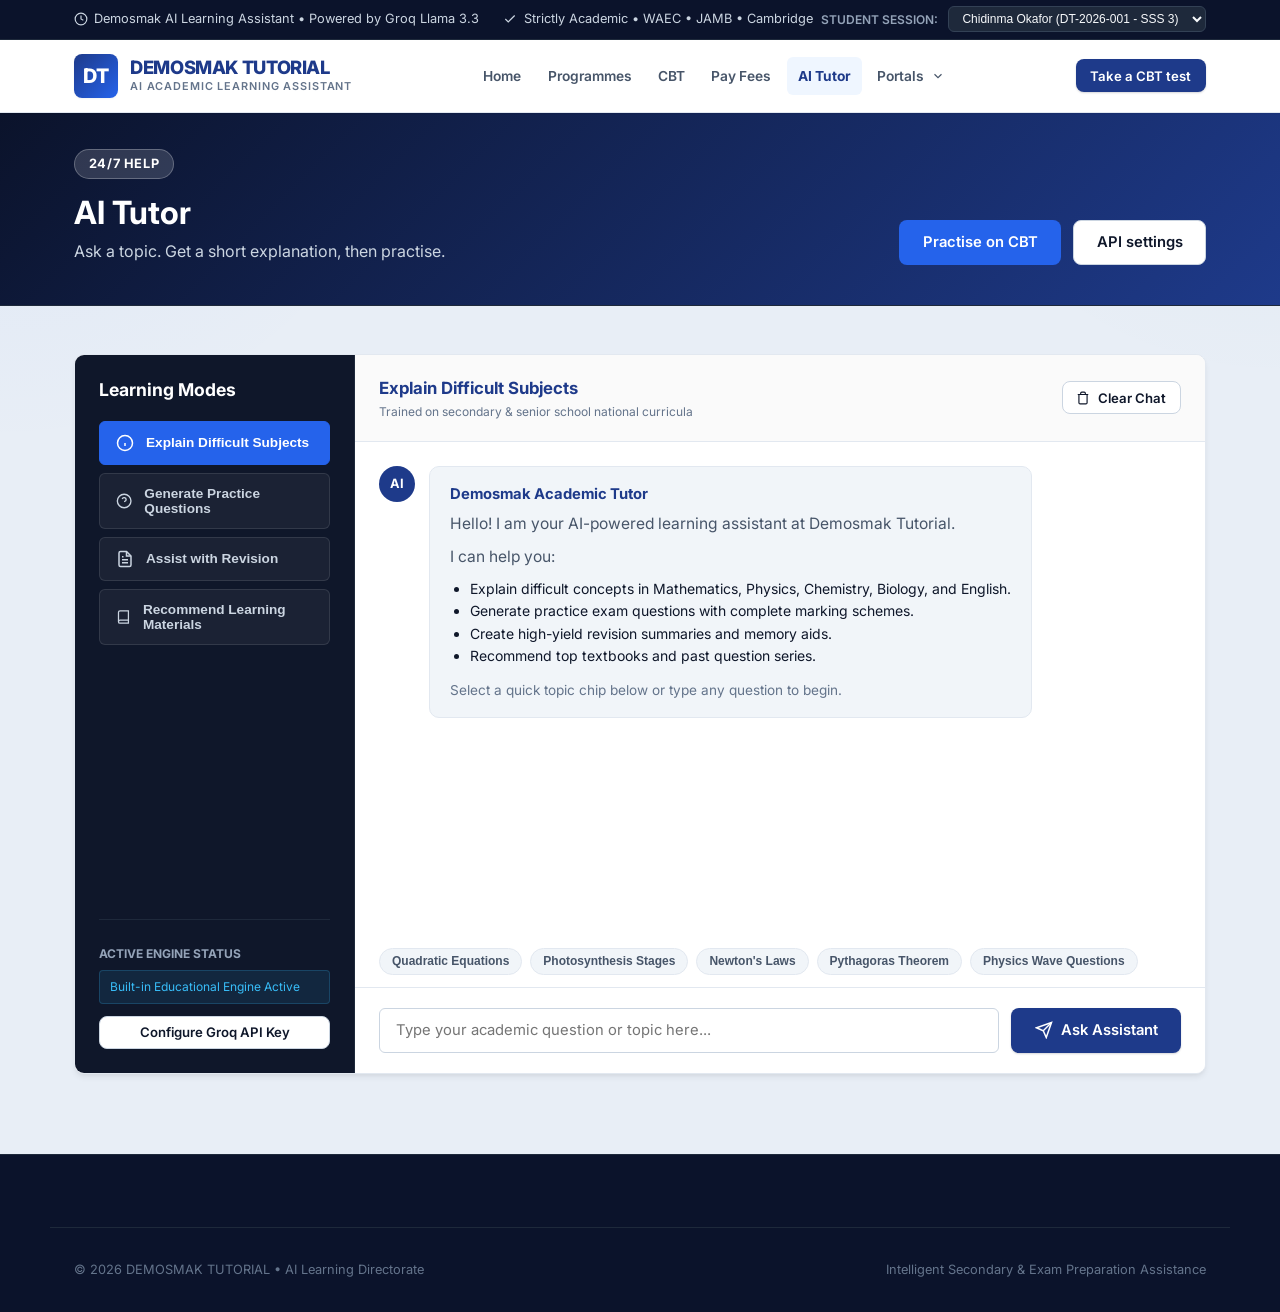
<file: ai-tutor.html>
<!DOCTYPE html>
<html lang="en">
<head>
    <meta charset="UTF-8">
    <meta name="viewport" content="width=device-width, initial-scale=1.0, viewport-fit=cover">
    <title>AI Academic Assistant (Groq API) | DEMOSMAK TUTORIAL</title>
    <meta name="description" content="AI-powered 24/7 learning assistant powered by Groq API. Explains difficult concepts, generates practice questions, and assists with revision.">
    <link rel="stylesheet" href="assets/css/style.css">
</head>
<body>

    <!-- Top Status Bar -->
    <header class="top-bar">
        <div class="container">
            <div class="top-info">
                <span class="top-info-item">
                    <svg width="14" height="14" viewBox="0 0 24 24" fill="none" stroke="currentColor" stroke-width="2"><circle cx="12" cy="12" r="10"></circle><polyline points="12 6 12 12 16 14"></polyline></svg>
                    Demosmak AI Learning Assistant &bull; Powered by Groq Llama 3.3
                </span>
                <span class="top-info-item">
                    <svg width="14" height="14" viewBox="0 0 24 24" fill="none" stroke="currentColor" stroke-width="2"><polyline points="20 6 9 17 4 12"></polyline></svg>
                    Strictly Academic &bull; WAEC &bull; JAMB &bull; Cambridge
                </span>
            </div>
            <div class="top-switcher">
                <label for="global-student-select">Student Session:</label>
                <select id="global-student-select" class="student-select-input" aria-label="Select student session"></select>
            </div>
        </div>
    </header>

    <!-- Navigation Header -->
    <nav class="main-header" aria-label="Main Navigation">
        <div class="container nav-container">
            <a href="index.html" class="brand-logo">
                <div class="brand-icon-box">DT</div>
                <div class="brand-text-block">
                    <span class="brand-title">DEMOSMAK TUTORIAL</span>
                    <span class="brand-sub">AI Academic Learning Assistant</span>
                </div>
            </a>

            <ul class="nav-links" id="nav-menu-links">
                <li><a href="index.html" class="nav-link">Home</a></li>
                <li><a href="index.html#programmes" class="nav-link">Programmes</a></li>
                <li><a href="cbt.html" class="nav-link">CBT</a></li>
                <li><a href="payments.html" class="nav-link">Pay Fees</a></li>
                <li><a href="ai-tutor.html" class="nav-link active">AI Tutor</a></li>
                <li class="nav-item-dropdown">
                    <button type="button" class="nav-link nav-dropdown-toggle" aria-expanded="false">
                        Portals
                        <svg viewBox="0 0 24 24" fill="none" stroke="currentColor" stroke-width="2"><polyline points="6 9 12 15 18 9"></polyline></svg>
                    </button>
                    <ul class="nav-dropdown">
                        <li><a href="sms.html">Student Portal</a></li>
                        <li><a href="parent.html">Parent Portal</a></li>
                        <li><a href="admin.html">Admin Dashboard</a></li>
                    </ul>
                </li>
            </ul>

            <div class="nav-cta-group">
                <a href="cbt.html" class="btn btn-primary btn-sm">Take a CBT test</a>
                <button type="button" class="mobile-toggle" id="mobile-nav-toggle" aria-label="Toggle navigation">
                    <svg width="24" height="24" viewBox="0 0 24 24" fill="none" stroke="currentColor" stroke-width="2"><line x1="3" y1="12" x2="21" y2="12"></line><line x1="3" y1="6" x2="21" y2="6"></line><line x1="3" y1="18" x2="21" y2="18"></line></svg>
                </button>
            </div>
        </div>
    </nav>

    <!-- Page Banner -->
    <header class="page-header-banner">
        <div class="container page-header-content">
            <div class="page-title-box">
                <div class="section-badge" style="background: rgba(255,255,255,0.15); color: #ffffff; border-color: rgba(255,255,255,0.25);">
                    24/7 help
                </div>
                <h1>AI Tutor</h1>
                <p>Ask a topic. Get a short explanation, then practise.</p>
            </div>
            <div style="display:flex; gap:0.75rem; flex-wrap:wrap;">
                <a href="cbt.html" class="btn btn-accent">Practise on CBT</a>
                <button type="button" class="btn btn-secondary" onclick="openApiKeyModal()">API settings</button>
            </div>
        </div>
    </header>

    <!-- Main Chat Workspace -->
    <main class="portal-container">
        <div class="container">

            <div class="ai-assistant-wrapper">
                
                <!-- Left Sidebar: Modes & Engine Settings -->
                <div class="ai-sidebar">
                    <h3>Learning Modes</h3>
                    
                    <button type="button" class="ai-mode-btn active" data-mode="tutor">
                        <svg width="18" height="18" viewBox="0 0 24 24" fill="none" stroke="currentColor" stroke-width="2"><circle cx="12" cy="12" r="10"></circle><line x1="12" y1="16" x2="12" y2="12"></line><line x1="12" y1="8" x2="12.01" y2="8"></line></svg>
                        <span>Explain Difficult Subjects</span>
                    </button>

                    <button type="button" class="ai-mode-btn" data-mode="questions">
                        <svg width="18" height="18" viewBox="0 0 24 24" fill="none" stroke="currentColor" stroke-width="2"><circle cx="12" cy="12" r="10"></circle><path d="M9.09 9a3 3 0 0 1 5.83 1c0 2-3 3-3 3"></path><line x1="12" y1="17" x2="12.01" y2="17"></line></svg>
                        <span>Generate Practice Questions</span>
                    </button>

                    <button type="button" class="ai-mode-btn" data-mode="revision">
                        <svg width="18" height="18" viewBox="0 0 24 24" fill="none" stroke="currentColor" stroke-width="2"><path d="M14 2H6a2 2 0 0 0-2 2v16a2 2 0 0 0 2 2h12a2 2 0 0 0 2-2V8z"></path><polyline points="14 2 14 8 20 8"></polyline><line x1="16" y1="13" x2="8" y2="13"></line><line x1="16" y1="17" x2="8" y2="17"></line><polyline points="10 9 9 9 8 9"></polyline></svg>
                        <span>Assist with Revision</span>
                    </button>

                    <button type="button" class="ai-mode-btn" data-mode="materials">
                        <svg width="18" height="18" viewBox="0 0 24 24" fill="none" stroke="currentColor" stroke-width="2"><path d="M4 19.5A2.5 2.5 0 0 1 6.5 17H20"></path><path d="M6.5 2H20v20H6.5A2.5 2.5 0 0 1 4 19.5v-15A2.5 2.5 0 0 1 6.5 2z"></path></svg>
                        <span>Recommend Learning Materials</span>
                    </button>

                    <!-- Engine Status Box -->
                    <div class="groq-config-box">
                        <label>Active Engine Status</label>
                        <div id="ai-engine-status-pill" style="font-size: 0.75rem; color: #38bdf8; margin-bottom: 0.75rem; background: rgba(56, 189, 248, 0.1); padding: 0.4rem 0.6rem; border-radius: 4px; border: 1px solid rgba(56, 189, 248, 0.2);">
                            Built-in Academic Engine Active
                        </div>
                        <button type="button" class="btn btn-secondary btn-sm btn-block" onclick="openApiKeyModal()">
                            Configure Groq API Key
                        </button>
                    </div>
                </div>

                <!-- Right Chat Interface -->
                <div class="ai-chat-container">
                    
                    <div class="ai-chat-header">
                        <div>
                            <strong id="active-mode-title" style="color: var(--primary); font-size: 1.05rem;">Explain Difficult Subjects</strong>
                            <div style="font-size: 0.75rem; color: var(--text-muted);">Trained on secondary & senior school national curricula</div>
                        </div>
                        <button type="button" class="btn btn-secondary btn-sm" id="btn-clear-chat">
                            <svg width="14" height="14" viewBox="0 0 24 24" fill="none" stroke="currentColor" stroke-width="2"><polyline points="3 6 5 6 21 6"></polyline><path d="M19 6v14a2 2 0 0 1-2 2H7a2 2 0 0 1-2-2V6m3 0V4a2 2 0 0 1 2-2h4a2 2 0 0 1 2 2v2"></path></svg>
                            Clear Chat
                        </button>
                    </div>

                    <!-- Scrollable Chat Messages -->
                    <div class="ai-messages-scroll" id="ai-messages-list">
                        <!-- Welcome Message from AI -->
                        <div class="chat-bubble ai">
                            <div class="chat-avatar">AI</div>
                            <div class="chat-content">
                                <div style="font-weight: 700; margin-bottom: 0.35rem; color: var(--primary);">Demosmak Academic Tutor</div>
                                <p style="margin-bottom: 0.5rem;">
                                    Hello! I am your AI-powered learning assistant at Demosmak Tutorial.
                                </p>
                                <p style="margin-bottom: 0.5rem;">
                                    I can help you:
                                </p>
                                <ul style="margin-left: 1.25rem; font-size: 0.875rem; margin-bottom: 0.75rem;">
                                    <li>Explain difficult concepts in Mathematics, Physics, Chemistry, Biology, and English.</li>
                                    <li>Generate practice exam questions with complete marking schemes.</li>
                                    <li>Create high-yield revision summaries and memory aids.</li>
                                    <li>Recommend top textbooks and past question series.</li>
                                </ul>
                                <p style="font-size: 0.85rem; color: var(--text-muted);">
                                    Select a quick topic chip below or type any question to begin.
                                </p>
                            </div>
                        </div>
                    </div>

                    <!-- Quick Prompt Chips Row -->
                    <div class="prompt-chips-row">
                        <button type="button" class="prompt-chip" onclick="askPreset('Explain how to solve quadratic equations step by step')">
                            Quadratic Equations
                        </button>
                        <button type="button" class="prompt-chip" onclick="askPreset('Explain photosynthesis light-dependent and light-independent stages')">
                            Photosynthesis Stages
                        </button>
                        <button type="button" class="prompt-chip" onclick="askPreset('Explain Newton\'s three laws of motion with real-world examples')">
                            Newton's Laws
                        </button>
                        <button type="button" class="prompt-chip" onclick="askPreset('Explain Pythagoras theorem and Pythagorean triples')">
                            Pythagoras Theorem
                        </button>
                        <button type="button" class="prompt-chip" onclick="askPreset('Generate 3 WAEC standard Physics practice questions on wave motion')">
                            Physics Wave Questions
                        </button>
                    </div>

                    <!-- Input Bar -->
                    <form id="ai-chat-form" class="ai-chat-input-bar" onsubmit="return false;">
                        <input type="text" id="ai-query-input" class="ai-input-text" placeholder="Type your academic question or topic here..." required autocomplete="off">
                        <button type="submit" class="btn btn-primary" id="btn-send-ai">
                            <svg width="18" height="18" viewBox="0 0 24 24" fill="none" stroke="currentColor" stroke-width="2"><line x1="22" y1="2" x2="11" y2="13"></line><polygon points="22 2 15 22 11 13 2 9 22 2"></polygon></svg>
                            Ask Assistant
                        </button>
                    </form>

                </div>

            </div>

        </div>
    </main>

    <!-- Groq API Configuration Modal -->
    <div class="modal-backdrop" id="groq-api-modal" role="dialog" aria-modal="true">
        <div class="modal-card" style="max-width: 520px;">
            <div class="modal-header">
                <div>
                    <h3>Groq API Configuration</h3>
                    <p style="font-size: 0.8rem; color: var(--text-muted); margin: 0;">Connect live high-speed Groq AI inference</p>
                </div>
                <button type="button" class="btn btn-secondary btn-sm" onclick="closeApiKeyModal()">
                    <svg width="18" height="18" viewBox="0 0 24 24" fill="none" stroke="currentColor" stroke-width="2"><line x1="18" y1="6" x2="6" y2="18"></line><line x1="6" y1="6" x2="18" y2="18"></line></svg>
                </button>
            </div>
            <div class="modal-body">
                <p style="font-size: 0.85rem; color: var(--text-secondary); margin-bottom: 1.25rem;">
                    You can enter your personal <strong>Groq API Key</strong> below to power live inference via models such as <code>llama-3.3-70b-versatile</code> or <code>llama-3.1-8b-instant</code>. Keys are stored safely in your local browser storage.
                </p>

                <div class="form-group">
                    <label for="groq-api-key-input">Groq API Key (starts with gsk_)</label>
                    <input type="password" id="groq-api-key-input" class="form-control" placeholder="gsk_..." autocomplete="off">
                </div>

                <div class="form-group">
                    <label for="groq-model-select">Groq Model Selection</label>
                    <select id="groq-model-select" class="form-control">
                        <option value="llama-3.3-70b-versatile">Llama 3.3 70B Versatile (Recommended)</option>
                        <option value="llama-3.1-8b-instant">Llama 3.1 8B Instant (Ultra-Fast)</option>
                    </select>
                </div>

                <div style="background: var(--bg-surface-subtle); padding: 0.85rem 1rem; border-radius: var(--radius-sm); border: 1px solid var(--border); font-size: 0.8rem; color: var(--text-muted);">
                    If no API key is provided, the Demosmak built-in curriculum knowledge base automatically handles all inquiries with verified educational modules.
                </div>
            </div>
            <div class="modal-footer">
                <button type="button" class="btn btn-danger btn-sm" id="btn-remove-api-key" style="margin-right: auto;">
                    Remove Key
                </button>
                <button type="button" class="btn btn-secondary" onclick="closeApiKeyModal()">Cancel</button>
                <button type="button" class="btn btn-primary" id="btn-save-groq-key">
                    Save Key & Settings
                </button>
            </div>
        </div>
    </div>

    <!-- Site Footer -->
    <footer class="site-footer">
        <div class="container footer-bottom">
            <span>&copy; 2026 DEMOSMAK TUTORIAL &bull; AI Learning Directorate</span>
            <span>Intelligent Secondary & Exam Preparation Assistance</span>
        </div>
    </footer>

    <!-- Shared Framework Scripts -->
    <script src="assets/js/db.js"></script>
    <script src="assets/js/groq-service.js"></script>
    <script src="assets/js/main.js"></script>

    <script>
        let currentMode = 'tutor';
        const conversationHistory = [];

        document.addEventListener('DOMContentLoaded', () => {
            updateEngineStatusBadge();

            // Mode Selector
            const modeBtns = document.querySelectorAll('.ai-mode-btn');
            modeBtns.forEach(btn => {
                btn.onclick = () => {
                    modeBtns.forEach(b => b.classList.remove('active'));
                    btn.classList.add('active');
                    currentMode = btn.dataset.mode;
                    
                    const titles = {
                        tutor: 'Explain Difficult Subjects',
                        questions: 'Generate Practice Questions',
                        revision: 'Assist with Revision',
                        materials: 'Recommend Learning Materials'
                    };
                    document.getElementById('active-mode-title').textContent = titles[currentMode] || 'Academic Assistant';
                    showToast(`Switched mode to: ${titles[currentMode]}`, 'info');
                };
            });

            // Form Submit
            const form = document.getElementById('ai-chat-form');
            form.onsubmit = () => {
                const input = document.getElementById('ai-query-input');
                const query = input.value.trim();
                if (query) {
                    handleUserQuery(query);
                    input.value = '';
                }
            };

            // Clear Chat
            document.getElementById('btn-clear-chat').onclick = () => {
                conversationHistory.length = 0;
                document.getElementById('ai-messages-list').innerHTML = `
                    <div class="chat-bubble ai">
                        <div class="chat-avatar">AI</div>
                        <div class="chat-content">
                            <div style="font-weight: 700; margin-bottom: 0.35rem; color: var(--primary);">Demosmak Academic Tutor</div>
                            <p>Chat history cleared. What topic or subject would you like to explore?</p>
                        </div>
                    </div>
                `;
                showToast('Chat history cleared.', 'info');
            };

            // API Key Modal Actions
            document.getElementById('btn-save-groq-key').onclick = () => {
                const key = document.getElementById('groq-api-key-input').value.trim();
                const model = document.getElementById('groq-model-select').value;
                if (key) {
                    window.demosmakGroq.setApiKey(key);
                }
                window.demosmakGroq.setModel(model);
                closeApiKeyModal();
                updateEngineStatusBadge();
                showToast('Groq settings updated successfully.', 'success');
            };

            document.getElementById('btn-remove-api-key').onclick = () => {
                window.demosmakGroq.clearApiKey();
                document.getElementById('groq-api-key-input').value = '';
                closeApiKeyModal();
                updateEngineStatusBadge();
                showToast('Groq API Key removed. Reverted to built-in curriculum engine.', 'info');
            };
        });

        function updateEngineStatusBadge() {
            const pill = document.getElementById('ai-engine-status-pill');
            if (!pill) return;

            if (window.demosmakGroq.hasApiKey()) {
                pill.textContent = `Live Groq API (${window.demosmakGroq.getModel()})`;
                pill.style.color = '#10b981';
                pill.style.background = 'rgba(16, 185, 129, 0.1)';
                pill.style.borderColor = 'rgba(16, 185, 129, 0.2)';
            } else {
                pill.textContent = 'Built-in Educational Engine Active';
                pill.style.color = '#38bdf8';
                pill.style.background = 'rgba(56, 189, 248, 0.1)';
                pill.style.borderColor = 'rgba(56, 189, 248, 0.2)';
            }
        }

        function openApiKeyModal() {
            const modal = document.getElementById('groq-api-modal');
            const keyInput = document.getElementById('groq-api-key-input');
            const modelSelect = document.getElementById('groq-model-select');

            keyInput.value = window.demosmakGroq.getApiKey();
            modelSelect.value = window.demosmakGroq.getModel();
            modal.classList.add('visible');
        }

        function closeApiKeyModal() {
            document.getElementById('groq-api-modal').classList.remove('visible');
        }

        function askPreset(promptText) {
            document.getElementById('ai-query-input').value = promptText;
            handleUserQuery(promptText);
            document.getElementById('ai-query-input').value = '';
        }

        async function handleUserQuery(query) {
            const msgList = document.getElementById('ai-messages-list');

            // Append User Bubble
            const userBubble = document.createElement('div');
            userBubble.className = 'chat-bubble user';
            userBubble.innerHTML = `
                <div class="chat-avatar">ST</div>
                <div class="chat-content">
                    <p>${escapeHtml(query)}</p>
                </div>
            `;
            msgList.appendChild(userBubble);

            // Typing Bubble
            const typingBubble = document.createElement('div');
            typingBubble.className = 'chat-bubble ai';
            typingBubble.id = 'ai-typing-indicator';
            typingBubble.innerHTML = `
                <div class="chat-avatar">AI</div>
                <div class="chat-content">
                    <span style="font-size: 0.85rem; color: var(--text-muted);">Generating academic explanation...</span>
                </div>
            `;
            msgList.appendChild(typingBubble);
            msgList.scrollTop = msgList.scrollHeight;

            // Call Groq / Educational engine
            conversationHistory.push({ role: 'user', content: query });
            const response = await window.demosmakGroq.askAssistant(query, currentMode, conversationHistory);

            const indicator = document.getElementById('ai-typing-indicator');
            if (indicator) indicator.remove();

            // Format markdown to HTML
            const formattedHtml = renderMarkdownLite(response.content);

            const aiBubble = document.createElement('div');
            aiBubble.className = 'chat-bubble ai';
            aiBubble.innerHTML = `
                <div class="chat-avatar">AI</div>
                <div class="chat-content">
                    <div style="font-size: 0.75rem; color: var(--text-muted); margin-bottom: 0.35rem; display: flex; justify-content: space-between;">
                        <span>Demosmak AI (${response.source})</span>
                        <button type="button" class="btn btn-secondary btn-sm" style="padding: 0.15rem 0.5rem; font-size: 0.7rem;" onclick="copyBubbleText(this)">Copy</button>
                    </div>
                    <div class="ai-body-text">${formattedHtml}</div>
                </div>
            `;
            msgList.appendChild(aiBubble);
            msgList.scrollTop = msgList.scrollHeight;

            conversationHistory.push({ role: 'assistant', content: response.content });
        }

        function copyBubbleText(btn) {
            const text = btn.closest('.chat-content').querySelector('.ai-body-text').innerText;
            navigator.clipboard.writeText(text).then(() => {
                btn.textContent = 'Copied!';
                setTimeout(() => btn.textContent = 'Copy', 2000);
            });
        }

        function escapeHtml(str) {
            return str.replace(/&/g, '&amp;').replace(/</g, '&lt;').replace(/>/g, '&gt;');
        }

        function renderMarkdownLite(md) {
            let html = md;
            // Headers
            html = html.replace(/^#### (.*$)/gim, '<h5 style="margin: 0.75rem 0 0.25rem; font-weight: 700;">$1</h5>');
            html = html.replace(/^### (.*$)/gim, '<h4 style="margin: 1rem 0 0.5rem; color: var(--primary);">$1</h4>');
            html = html.replace(/^## (.*$)/gim, '<h3 style="margin: 1.25rem 0 0.5rem; color: var(--primary);">$1</h3>');
            // Bold
            html = html.replace(/\*\*(.*?)\*\*/gim, '<strong>$1</strong>');
            // Italic
            html = html.replace(/\*(.*?)\*/gim, '<em>$1</em>');
            // Unordered list items
            html = html.replace(/^\- (.*$)/gim, '<li style="margin-left: 1.25rem; margin-bottom: 0.25rem;">$1</li>');
            // Line breaks
            html = html.replace(/\n\n/g, '<br><br>');
            return html;
        }
    </script>
</body>
</html>
</file>
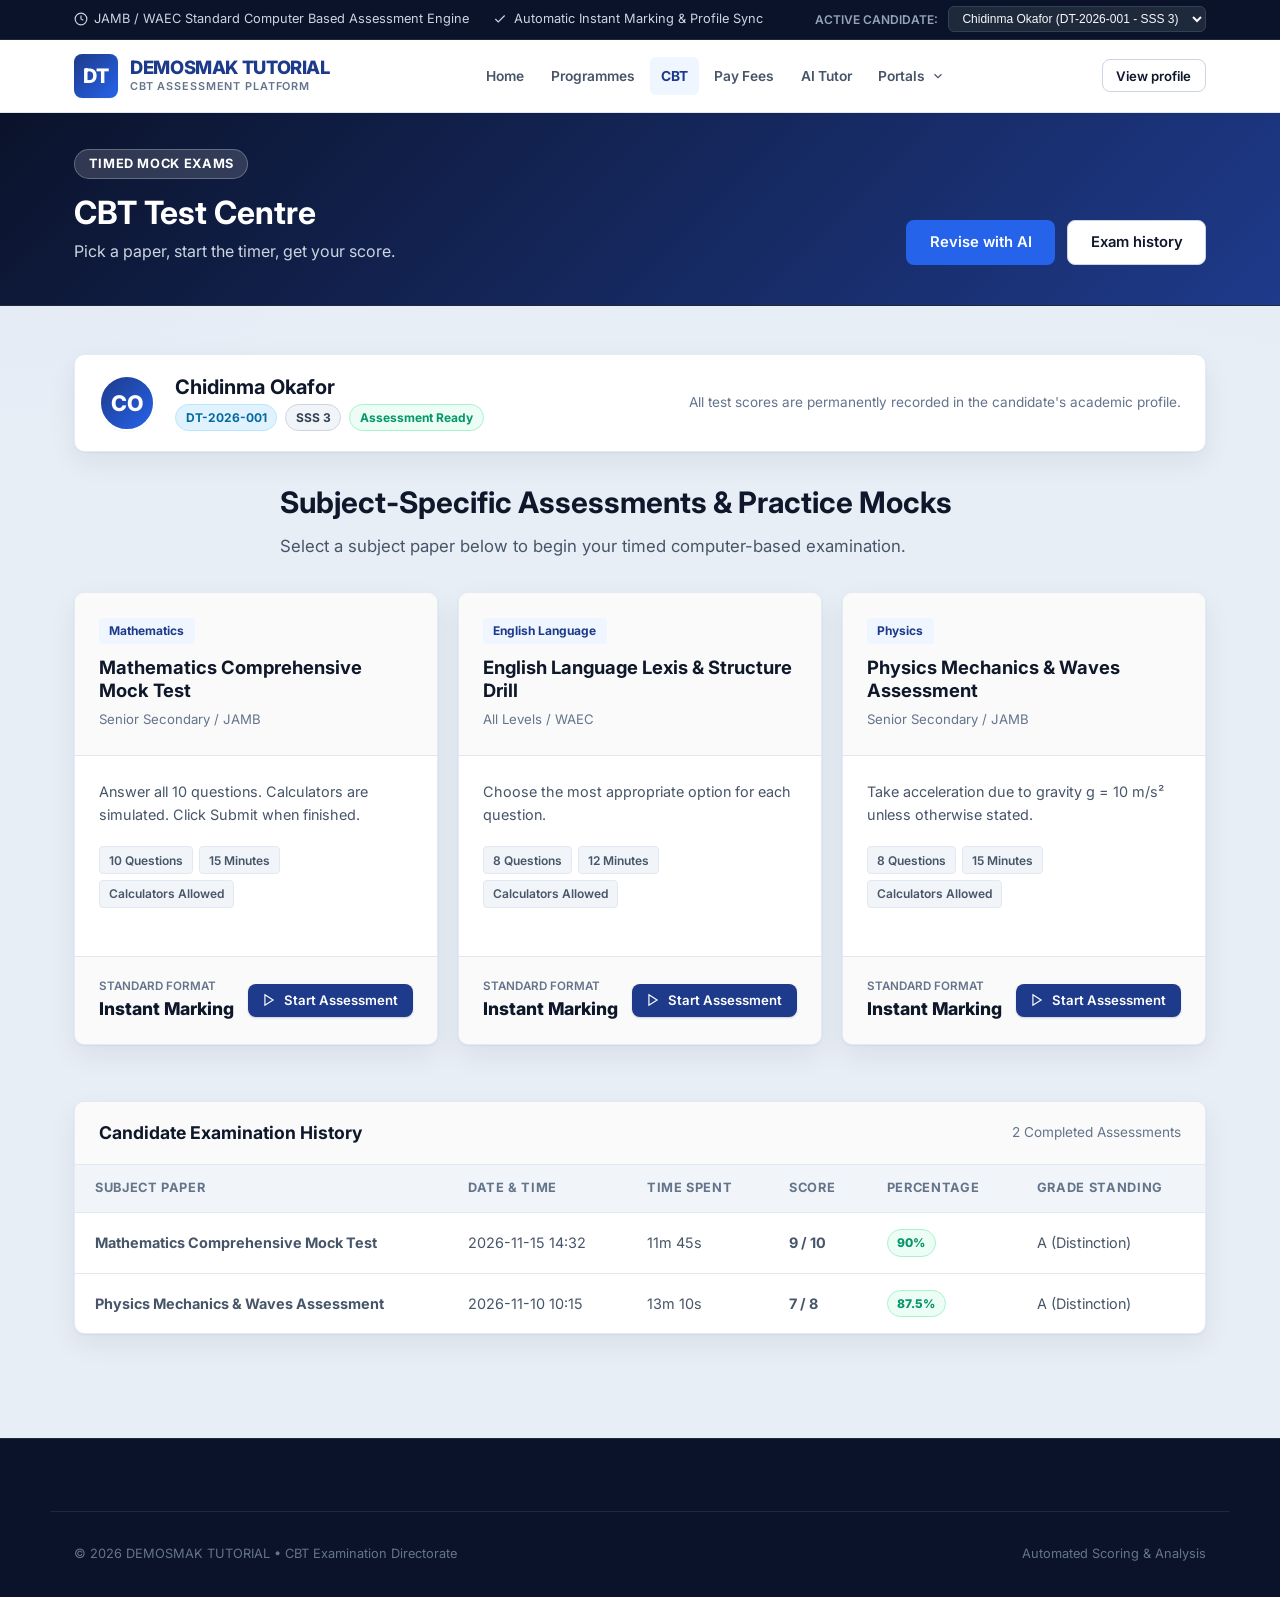
<file: cbt.html>
<!DOCTYPE html>
<html lang="en">
<head>
    <meta charset="UTF-8">
    <meta name="viewport" content="width=device-width, initial-scale=1.0, viewport-fit=cover">
    <title>CBT & Online Assessment Platform | DEMOSMAK TUTORIAL</title>
    <meta name="description" content="Computer-Based Testing simulation, automated grading, instant solutions, and student performance analysis.">
    <link rel="stylesheet" href="assets/css/style.css">
</head>
<body>

    <!-- Top Status Bar -->
    <header class="top-bar">
        <div class="container">
            <div class="top-info">
                <span class="top-info-item">
                    <svg width="14" height="14" viewBox="0 0 24 24" fill="none" stroke="currentColor" stroke-width="2"><circle cx="12" cy="12" r="10"></circle><polyline points="12 6 12 12 16 14"></polyline></svg>
                    JAMB / WAEC Standard Computer Based Assessment Engine
                </span>
                <span class="top-info-item">
                    <svg width="14" height="14" viewBox="0 0 24 24" fill="none" stroke="currentColor" stroke-width="2"><polyline points="20 6 9 17 4 12"></polyline></svg>
                    Automatic Instant Marking & Profile Sync
                </span>
            </div>
            <div class="top-switcher">
                <label for="global-student-select">Active Candidate:</label>
                <select id="global-student-select" class="student-select-input" aria-label="Select active candidate"></select>
            </div>
        </div>
    </header>

    <!-- Navigation Header -->
    <nav class="main-header" aria-label="Main Navigation">
        <div class="container nav-container">
            <a href="index.html" class="brand-logo">
                <div class="brand-icon-box">DT</div>
                <div class="brand-text-block">
                    <span class="brand-title">DEMOSMAK TUTORIAL</span>
                    <span class="brand-sub">CBT Assessment Platform</span>
                </div>
            </a>

            <ul class="nav-links" id="nav-menu-links">
                <li><a href="index.html" class="nav-link">Home</a></li>
                <li><a href="index.html#programmes" class="nav-link">Programmes</a></li>
                <li><a href="cbt.html" class="nav-link active">CBT</a></li>
                <li><a href="payments.html" class="nav-link">Pay Fees</a></li>
                <li><a href="ai-tutor.html" class="nav-link">AI Tutor</a></li>
                <li class="nav-item-dropdown">
                    <button type="button" class="nav-link nav-dropdown-toggle" aria-expanded="false">
                        Portals
                        <svg viewBox="0 0 24 24" fill="none" stroke="currentColor" stroke-width="2"><polyline points="6 9 12 15 18 9"></polyline></svg>
                    </button>
                    <ul class="nav-dropdown">
                        <li><a href="sms.html">Student Portal</a></li>
                        <li><a href="parent.html">Parent Portal</a></li>
                        <li><a href="admin.html">Admin Dashboard</a></li>
                    </ul>
                </li>
            </ul>

            <div class="nav-cta-group">
                <a href="sms.html" class="btn btn-secondary btn-sm">View profile</a>
                <button type="button" class="mobile-toggle" id="mobile-nav-toggle" aria-label="Toggle navigation">
                    <svg width="24" height="24" viewBox="0 0 24 24" fill="none" stroke="currentColor" stroke-width="2"><line x1="3" y1="12" x2="21" y2="12"></line><line x1="3" y1="6" x2="21" y2="6"></line><line x1="3" y1="18" x2="21" y2="18"></line></svg>
                </button>
            </div>
        </div>
    </nav>

    <!-- Page Header Banner -->
    <header class="page-header-banner" id="cbt-header-banner">
        <div class="container page-header-content">
            <div class="page-title-box">
                <div class="section-badge" style="background: rgba(255,255,255,0.15); color: #ffffff; border-color: rgba(255,255,255,0.25);">
                    Timed mock exams
                </div>
                <h1>CBT Test Centre</h1>
                <p>Pick a paper, start the timer, get your score.</p>
            </div>
            <div style="display:flex; gap:0.75rem; flex-wrap:wrap;">
                <a href="ai-tutor.html" class="btn btn-accent">Revise with AI</a>
                <button type="button" class="btn btn-secondary" id="btn-view-history" onclick="toggleHistoryView()">Exam history</button>
            </div>
        </div>
    </header>

    <!-- Main CBT Container -->
    <main class="portal-container">
        <div class="container">

            <!-- Active Student Context Bar -->
            <div class="student-context-card" style="margin-bottom: 2rem;">
                <div class="student-info-meta">
                    <div class="student-avatar" id="cbt-student-avatar">CO</div>
                    <div class="student-details">
                        <h3 id="cbt-student-name">Chidinma Okafor</h3>
                        <div class="student-badges">
                            <span class="status-badge" style="background: #e0f2fe; color: #0369a1; border: 1px solid #bae6fd;" id="cbt-student-id">DT-2026-001</span>
                            <span class="status-badge" style="background: #f1f5f9; color: #334155; border: 1px solid #cbd5e1;" id="cbt-student-grade">SSS 3</span>
                            <span class="status-badge status-active">Assessment Ready</span>
                        </div>
                    </div>
                </div>
                <div style="font-size: 0.85rem; color: var(--text-muted);">
                    All test scores are permanently recorded in the candidate's academic profile.
                </div>
            </div>

            <!-- VIEW 1: Test Selection Hub -->
            <div id="cbt-hub-view">
                <div class="section-header" style="text-align: left; margin-bottom: 2rem;">
                    <h2>Subject-Specific Assessments & Practice Mocks</h2>
                    <p>Select a subject paper below to begin your timed computer-based examination.</p>
                </div>

                <div class="programmes-grid" id="cbt-test-cards">
                    <!-- Populated dynamically from db.js -->
                </div>

                <!-- Past Examination History Section -->
                <div class="data-table-card" style="margin-top: 3.5rem;" id="cbt-history-section">
                    <div class="table-header-bar">
                        <h3>Candidate Examination History</h3>
                        <span style="font-size: 0.85rem; color: var(--text-muted);" id="hist-total-badge">3 Completed Assessments</span>
                    </div>
                    <table class="custom-table">
                        <thead>
                            <tr>
                                <th>Subject Paper</th>
                                <th>Date & Time</th>
                                <th>Time Spent</th>
                                <th>Score</th>
                                <th>Percentage</th>
                                <th>Grade Standing</th>
                            </tr>
                        </thead>
                        <tbody id="cbt-history-tbody">
                            <!-- Populated dynamically -->
                        </tbody>
                    </table>
                </div>
            </div>

            <!-- VIEW 2: Live CBT Testing Environment -->
            <div id="cbt-exam-view" style="display: none;">
                <div class="cbt-exam-wrapper">
                    <!-- Exam Header Bar -->
                    <div class="cbt-exam-header">
                        <div class="cbt-test-info">
                            <h3 id="exam-live-title">Mathematics Comprehensive Mock Test</h3>
                            <p id="exam-live-meta">Candidate: Chidinma Okafor (DT-2026-001)</p>
                        </div>
                        <div class="cbt-timer-box">
                            <svg width="20" height="20" viewBox="0 0 24 24" fill="none" stroke="#38bdf8" stroke-width="2"><circle cx="12" cy="12" r="10"></circle><polyline points="12 6 12 12 16 14"></polyline></svg>
                            <span class="cbt-timer-display" id="cbt-timer-display">15:00</span>
                        </div>
                    </div>

                    <!-- Exam Body Grid -->
                    <div class="cbt-exam-body">
                        <!-- Left Question Display -->
                        <div class="cbt-question-area">
                            <div class="question-tracker">
                                <span class="question-num-tag" id="q-counter-badge">Question 1 of 10</span>
                                <button type="button" class="btn btn-secondary btn-sm" id="btn-flag-toggle">
                                    <svg width="14" height="14" viewBox="0 0 24 24" fill="none" stroke="currentColor" stroke-width="2"><path d="M4 15s1-1 4-1 5 2 8 2 4-1 4-1V3s-1 1-4 1-5-2-8-2-4 1-4 1z"></path><line x1="4" y1="22" x2="4" y2="15"></line></svg>
                                    <span id="flag-btn-text">Flag for Review</span>
                                </button>
                            </div>

                            <div class="question-text" id="q-text-display">
                                Loading question...
                            </div>

                            <div class="options-list" id="q-options-container">
                                <!-- Radio options populated dynamically -->
                            </div>

                            <div class="cbt-nav-controls">
                                <button type="button" class="btn btn-secondary" id="btn-prev-question">
                                    <svg width="16" height="16" viewBox="0 0 24 24" fill="none" stroke="currentColor" stroke-width="2"><polyline points="15 18 9 12 15 6"></polyline></svg>
                                    Previous
                                </button>
                                <button type="button" class="btn btn-danger" id="btn-submit-exam">
                                    Submit Examination
                                </button>
                                <button type="button" class="btn btn-primary" id="btn-next-question">
                                    Next
                                    <svg width="16" height="16" viewBox="0 0 24 24" fill="none" stroke="currentColor" stroke-width="2"><polyline points="9 18 15 12 9 6"></polyline></svg>
                                </button>
                            </div>
                        </div>

                        <!-- Right Palette Sidebar -->
                        <div class="cbt-palette-sidebar">
                            <div class="palette-title">Question Palette</div>
                            <div class="palette-grid" id="palette-buttons-grid">
                                <!-- 1 to 10 buttons -->
                            </div>

                            <div class="palette-legend">
                                <div class="legend-item">
                                    <div class="legend-swatch swatch-answered"></div>
                                    <span>Answered</span>
                                </div>
                                <div class="legend-item">
                                    <div class="legend-swatch swatch-unanswered"></div>
                                    <span>Unanswered</span>
                                </div>
                                <div class="legend-item">
                                    <div class="legend-swatch swatch-flagged"></div>
                                    <span>Flagged for Review</span>
                                </div>
                                <div class="legend-item">
                                    <div class="legend-swatch swatch-active"></div>
                                    <span>Current Question</span>
                                </div>
                            </div>
                        </div>
                    </div>
                </div>
            </div>

            <!-- VIEW 3: Results & Analysis View -->
            <div id="cbt-results-view" style="display: none;">
                <div class="cbt-results-card">
                    <div class="section-badge" style="background: var(--success-light); color: var(--success); border-color: #a7f3d0;">
                        Assessment Marked Automatically
                    </div>
                    <h2 id="res-test-title" style="margin-top: 0.5rem; margin-bottom: 1.5rem;">Mathematics Comprehensive Mock Test</h2>

                    <div class="score-hero-circle">
                        <span class="score-pct" id="res-score-pct">90%</span>
                        <span class="score-label" id="res-score-ratio">9 / 10 Correct</span>
                    </div>

                    <h3 id="res-grade-standing" style="color: var(--primary); margin-bottom: 0.5rem;">Grade: A (Distinction)</h3>
                    <p style="margin-bottom: 2rem;">
                        Time Spent: <strong id="res-time-spent">11m 45s</strong> &bull; Candidate: <strong id="res-candidate-name">Chidinma Okafor</strong> &bull; Synced to Student Profile.
                    </p>

                    <div style="display: flex; justify-content: center; gap: 1rem; margin-bottom: 3rem;">
                        <button type="button" class="btn btn-secondary" onclick="returnToTestHub()">
                            Back to Assessment Hub
                        </button>
                        <a href="sms.html" class="btn btn-primary">
                            View in Student Profile (SMS)
                        </a>
                        <button type="button" class="btn btn-accent" id="res-retake-btn">
                            Retake Assessment
                        </button>
                    </div>

                    <!-- Step-by-Step Question Breakdown -->
                    <div style="text-align: left; max-width: 900px; margin: 0 auto;">
                        <h3 style="margin-bottom: 1.5rem; padding-bottom: 0.5rem; border-bottom: 2px solid var(--border);">
                            Detailed Question Breakdown & Explanations
                        </h3>
                        <div id="res-breakdown-list">
                            <!-- Populated dynamically -->
                        </div>
                    </div>
                </div>
            </div>

        </div>
    </main>

    <!-- Confirmation Modal for Submission -->
    <div class="modal-backdrop" id="submit-confirm-modal" role="dialog" aria-modal="true">
        <div class="modal-card" style="max-width: 480px;">
            <div class="modal-header">
                <h3>Confirm Examination Submission</h3>
                <button type="button" class="btn btn-secondary btn-sm" onclick="document.getElementById('submit-confirm-modal').classList.remove('visible')">
                    <svg width="18" height="18" viewBox="0 0 24 24" fill="none" stroke="currentColor" stroke-width="2"><line x1="18" y1="6" x2="6" y2="18"></line><line x1="6" y1="6" x2="18" y2="18"></line></svg>
                </button>
            </div>
            <div class="modal-body" style="text-align: center; padding: 2rem 1.5rem;">
                <div style="width: 56px; height: 56px; border-radius: 50%; background: var(--warning-light); color: var(--warning); display: flex; align-items: center; justify-content: center; margin: 0 auto 1.25rem;">
                    <svg width="28" height="28" viewBox="0 0 24 24" fill="none" stroke="currentColor" stroke-width="2"><circle cx="12" cy="12" r="10"></circle><line x1="12" y1="8" x2="12" y2="12"></line><line x1="12" y1="16" x2="12.01" y2="16"></line></svg>
                </div>
                <h4 style="margin-bottom: 0.5rem;">Are you sure you want to finish?</h4>
                <p id="submit-modal-summary" style="font-size: 0.95rem; color: var(--text-secondary);">
                    You have answered 8 of 10 questions. Once submitted, your answers cannot be changed.
                </p>
            </div>
            <div class="modal-footer" style="justify-content: center;">
                <button type="button" class="btn btn-secondary" onclick="document.getElementById('submit-confirm-modal').classList.remove('visible')">Return to Test</button>
                <button type="button" class="btn btn-danger" id="confirm-final-submit-btn">Yes, Submit Now</button>
            </div>
        </div>
    </div>

    <!-- Site Footer -->
    <footer class="site-footer">
        <div class="container footer-bottom">
            <span>&copy; 2026 DEMOSMAK TUTORIAL &bull; CBT Examination Directorate</span>
            <span>Automated Scoring & Analysis</span>
        </div>
    </footer>

    <!-- Shared Framework Scripts -->
    <script src="assets/js/db.js"></script>
    <script src="assets/js/cbt-engine.js"></script>
    <script src="assets/js/main.js"></script>

    <script>
        let currentActiveTestId = null;

        document.addEventListener('DOMContentLoaded', () => {
            renderStudentInfo();
            renderAvailableTests();
            renderExaminationHistory();

            window.addEventListener('studentChanged', () => {
                renderStudentInfo();
                renderExaminationHistory();
            });

            // CBT Nav Buttons
            document.getElementById('btn-prev-question').onclick = () => {
                if (window.demosmakCbt.prevQuestion()) renderQuestion();
            };

            document.getElementById('btn-next-question').onclick = () => {
                if (window.demosmakCbt.nextQuestion()) renderQuestion();
            };

            document.getElementById('btn-flag-toggle').onclick = () => {
                const currentQ = window.demosmakCbt.currentTest.questions[window.demosmakCbt.currentQuestionIndex];
                window.demosmakCbt.toggleFlag(currentQ.id);
                renderQuestion();
                renderPalette();
            };

            document.getElementById('btn-submit-exam').onclick = () => {
                showSubmitConfirm();
            };

            document.getElementById('confirm-final-submit-btn').onclick = () => {
                document.getElementById('submit-confirm-modal').classList.remove('visible');
                finishAndDisplayResults();
            };

            window.addEventListener('cbtTimeExpired', () => {
                showToast('Exam time expired! Auto-submitting answers...', 'warning');
                finishAndDisplayResults(true);
            });
        });

        function renderStudentInfo() {
            const student = window.demosmakDB.getActiveStudent();
            if (!student) return;
            document.getElementById('cbt-student-avatar').textContent = student.avatarInitial || 'CO';
            document.getElementById('cbt-student-name').textContent = student.fullName;
            document.getElementById('cbt-student-id').textContent = student.id;
            document.getElementById('cbt-student-grade').textContent = student.grade;
        }

        function renderAvailableTests() {
            const container = document.getElementById('cbt-test-cards');
            if (!container) return;

            const tests = window.demosmakDB.getCbtTests();
            container.innerHTML = tests.map(t => `
                <div class="programme-card">
                    <div class="prog-card-header">
                        <span class="prog-badge">${t.subject}</span>
                        <h3>${t.title}</h3>
                        <span class="prog-meta">${t.category}</span>
                    </div>
                    <div class="prog-card-body">
                        <p>${t.instructions}</p>
                        <div class="subject-pills">
                            <span class="subject-pill">${t.totalQuestions} Questions</span>
                            <span class="subject-pill">${t.durationMinutes} Minutes</span>
                            <span class="subject-pill">Calculators Allowed</span>
                        </div>
                    </div>
                    <div class="prog-card-footer">
                        <div class="prog-fee">
                            <span class="prog-fee-label">Standard Format</span>
                            <span class="prog-fee-val">Instant Marking</span>
                        </div>
                        <button type="button" class="btn btn-primary btn-sm" onclick="startExam('${t.id}')">
                            <svg width="14" height="14" viewBox="0 0 24 24" fill="none" stroke="currentColor" stroke-width="2"><polygon points="5 3 19 12 5 21 5 3"></polygon></svg>
                            Start Assessment
                        </button>
                    </div>
                </div>
            `).join('');
        }

        function renderExaminationHistory() {
            const tbody = document.getElementById('cbt-history-tbody');
            const totalBadge = document.getElementById('hist-total-badge');
            if (!tbody) return;

            const student = window.demosmakDB.getActiveStudent();
            const history = window.demosmakDB.getCbtHistory(student ? student.id : null);

            if (totalBadge) totalBadge.textContent = `${history.length} Completed Assessments`;

            if (history.length === 0) {
                tbody.innerHTML = `<tr><td colspan="6" style="text-align: center; color: var(--text-muted);">No examination history recorded yet for this candidate.</td></tr>`;
                return;
            }

            tbody.innerHTML = history.map(h => `
                <tr>
                    <td><strong>${h.testTitle || h.subject}</strong></td>
                    <td>${h.dateTaken}</td>
                    <td>${h.timeSpent || '12 mins'}</td>
                    <td><strong>${h.score} / ${h.total}</strong></td>
                    <td>
                        <span class="status-badge status-active" style="font-weight: 800;">${h.percentage}%</span>
                    </td>
                    <td>${h.grade}</td>
                </tr>
            `).join('');
        }

        function startExam(testId) {
            currentActiveTestId = testId;
            const student = window.demosmakDB.getActiveStudent();
            const success = window.demosmakCbt.startTest(testId, student ? student.id : 'DT-2026-001');

            if (!success) {
                showToast('Failed to start test.', 'error');
                return;
            }

            document.getElementById('cbt-hub-view').style.display = 'none';
            document.getElementById('cbt-results-view').style.display = 'none';
            document.getElementById('cbt-exam-view').style.display = 'block';

            document.getElementById('exam-live-title').textContent = window.demosmakCbt.currentTest.title;
            document.getElementById('exam-live-meta').textContent = `Candidate: ${student.fullName} (${student.id}) &bull; ${window.demosmakCbt.currentTest.subject}`;

            renderQuestion();
            renderPalette();
        }

        function renderQuestion() {
            const engine = window.demosmakCbt;
            const test = engine.currentTest;
            const q = test.questions[engine.currentQuestionIndex];

            // Counter Badge
            document.getElementById('q-counter-badge').textContent = `Question ${engine.currentQuestionIndex + 1} of ${test.questions.length}`;

            // Question Text
            document.getElementById('q-text-display').textContent = q.question;

            // Flag Button State
            const isFlagged = engine.flaggedQuestions.has(q.id);
            const flagBtn = document.getElementById('btn-flag-toggle');
            const flagText = document.getElementById('flag-btn-text');
            if (isFlagged) {
                flagBtn.classList.add('btn-danger');
                flagBtn.classList.remove('btn-secondary');
                flagText.textContent = 'Flagged';
            } else {
                flagBtn.classList.remove('btn-danger');
                flagBtn.classList.add('btn-secondary');
                flagText.textContent = 'Flag for Review';
            }

            // Options List
            const optsContainer = document.getElementById('q-options-container');
            const userPick = engine.userAnswers[q.id];

            optsContainer.innerHTML = q.options.map((opt, idx) => `
                <div class="option-item ${userPick === idx ? 'selected' : ''}" onclick="selectOption(${q.id}, ${idx})">
                    <input type="radio" name="opt_choice" class="option-radio" id="opt_${idx}" value="${idx}" ${userPick === idx ? 'checked' : ''}>
                    <label class="option-label" for="opt_${idx}">${opt}</label>
                </div>
            `).join('');

            // Prev / Next button state
            document.getElementById('btn-prev-question').disabled = (engine.currentQuestionIndex === 0);
            document.getElementById('btn-next-question').disabled = (engine.currentQuestionIndex === test.questions.length - 1);

            renderPalette();
        }

        function selectOption(qId, optIdx) {
            window.demosmakCbt.selectAnswer(qId, optIdx);
            renderQuestion();
            renderPalette();
        }

        function renderPalette() {
            const engine = window.demosmakCbt;
            const grid = document.getElementById('palette-buttons-grid');
            if (!grid || !engine.currentTest) return;

            grid.innerHTML = engine.currentTest.questions.map((q, idx) => {
                let statusClass = '';
                if (engine.flaggedQuestions.has(q.id)) {
                    statusClass = 'flagged';
                } else if (engine.userAnswers[q.id] !== undefined) {
                    statusClass = 'answered';
                }

                if (idx === engine.currentQuestionIndex) {
                    statusClass += ' active';
                }

                return `
                    <button type="button" class="palette-btn ${statusClass}" onclick="jumpToQuestion(${idx})">
                        ${idx + 1}
                    </button>
                `;
            }).join('');
        }

        function jumpToQuestion(idx) {
            window.demosmakCbt.goToQuestion(idx);
            renderQuestion();
        }

        function showSubmitConfirm() {
            const engine = window.demosmakCbt;
            const total = engine.currentTest.questions.length;
            const answeredCount = Object.keys(engine.userAnswers).length;
            const flaggedCount = engine.flaggedQuestions.size;

            document.getElementById('submit-modal-summary').textContent = 
                `You have answered ${answeredCount} of ${total} questions (${flaggedCount} flagged for review). Once submitted, the assessment will be graded automatically.`;

            document.getElementById('submit-confirm-modal').classList.add('visible');
        }

        function finishAndDisplayResults(isAuto = false) {
            const { result, breakdown } = window.demosmakCbt.submitExam(isAuto);

            document.getElementById('cbt-exam-view').style.display = 'none';
            document.getElementById('cbt-results-view').style.display = 'block';

            document.getElementById('res-test-title').textContent = result.testTitle;
            document.getElementById('res-score-pct').textContent = `${result.percentage}%`;
            document.getElementById('res-score-ratio').textContent = `${result.score} / ${result.total} Correct`;
            document.getElementById('res-grade-standing').textContent = `Grade: ${result.grade} &bull; ${result.standing}`;
            document.getElementById('res-time-spent').textContent = result.timeSpent;
            document.getElementById('res-candidate-name').textContent = result.studentName;

            document.getElementById('res-retake-btn').onclick = () => {
                startExam(currentActiveTestId);
            };

            // Render Explanations
            const breakdownList = document.getElementById('res-breakdown-list');
            breakdownList.innerHTML = breakdown.map((b, i) => `
                <div class="review-item ${b.isCorrect ? 'correct' : 'incorrect'}">
                    <div style="display: flex; justify-content: space-between; align-items: center; margin-bottom: 0.5rem;">
                        <span style="font-weight: 700; font-size: 0.85rem; color: var(--primary);">Question ${i + 1}</span>
                        <span class="status-badge ${b.isCorrect ? 'status-active' : 'status-unpaid'}">
                            ${b.isCorrect ? 'Correct (+1)' : 'Incorrect (0)'}
                        </span>
                    </div>
                    <p style="font-weight: 600; color: var(--text-primary); margin-bottom: 0.75rem;">${b.question}</p>
                    
                    <div style="font-size: 0.85rem; margin-bottom: 0.75rem;">
                        <div>Your Choice: <strong>${b.userChoice !== null ? b.options[b.userChoice] : 'Not Answered'}</strong></div>
                        <div style="color: var(--success); font-weight: 700;">Correct Choice: ${b.options[b.correctChoice]}</div>
                    </div>

                    <div style="background: #ffffff; padding: 0.75rem 1rem; border-radius: 4px; border: 1px solid var(--border); font-size: 0.825rem; color: var(--text-secondary);">
                        <strong>Pedagogical Solution / Explanation:</strong><br>
                        ${b.explanation}
                    </div>
                </div>
            `).join('');

            showToast('Assessment Completed! Result saved to profile.', 'success');
            renderExaminationHistory();
        }

        function returnToTestHub() {
            document.getElementById('cbt-results-view').style.display = 'none';
            document.getElementById('cbt-exam-view').style.display = 'none';
            document.getElementById('cbt-hub-view').style.display = 'block';
            renderExaminationHistory();
        }

        function toggleHistoryView() {
            const histSection = document.getElementById('cbt-history-section');
            if (histSection) {
                histSection.scrollIntoView({ behavior: 'smooth' });
            }
        }
    </script>
</body>
</html>
</file>
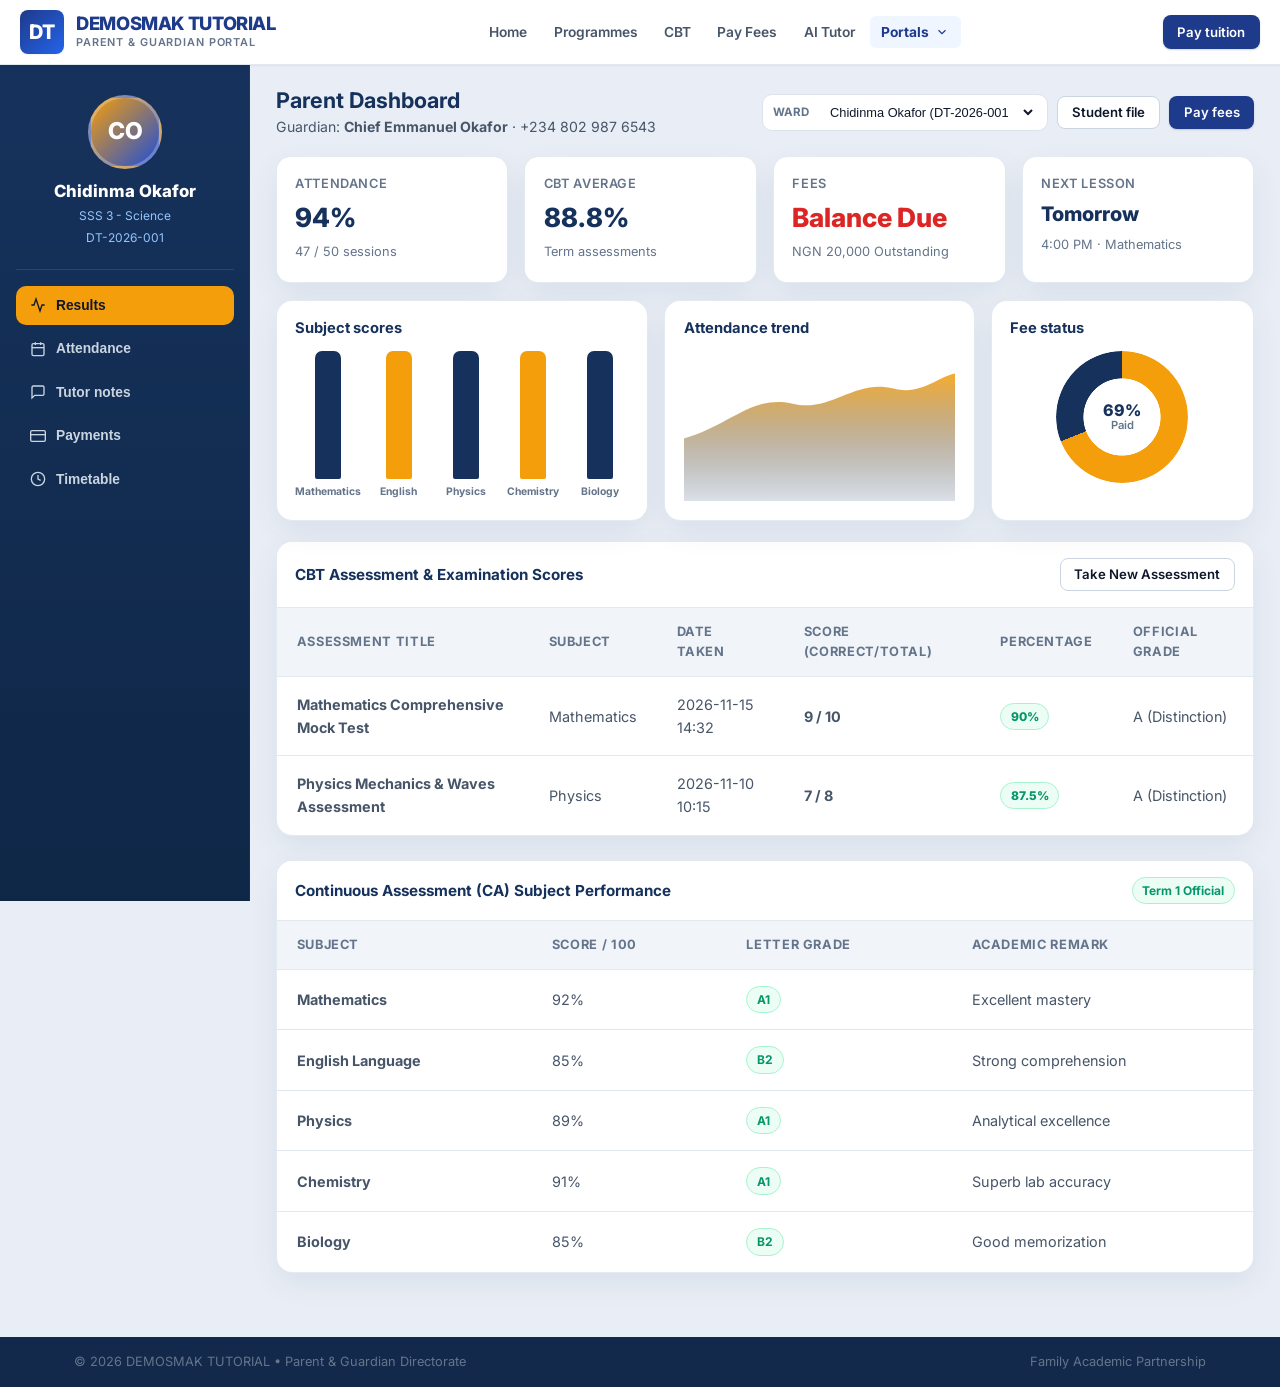
<file: parent.html>
<!DOCTYPE html>
<html lang="en">
<head>
    <meta charset="UTF-8">
    <meta name="viewport" content="width=device-width, initial-scale=1.0, viewport-fit=cover">
    <title>Parent Portal | DEMOSMAK TUTORIAL</title>
    <meta name="description" content="Parent monitoring portal for tracking student attendance, CBT examination results, tutor feedback, payment history, and lesson schedules.">
    <link rel="stylesheet" href="assets/css/style.css">
</head>
<body class="dash-page">

    <!-- Navigation Header -->
    <nav class="main-header" aria-label="Main Navigation">
        <div class="container nav-container">
            <a href="index.html" class="brand-logo">
                <div class="brand-icon-box">DT</div>
                <div class="brand-text-block">
                    <span class="brand-title">DEMOSMAK TUTORIAL</span>
                    <span class="brand-sub">Parent & Guardian Portal</span>
                </div>
            </a>

            <ul class="nav-links" id="nav-menu-links">
                <li><a href="index.html" class="nav-link">Home</a></li>
                <li><a href="index.html#programmes" class="nav-link">Programmes</a></li>
                <li><a href="cbt.html" class="nav-link">CBT</a></li>
                <li><a href="payments.html" class="nav-link">Pay Fees</a></li>
                <li><a href="ai-tutor.html" class="nav-link">AI Tutor</a></li>
                <li class="nav-item-dropdown">
                    <button type="button" class="nav-link nav-dropdown-toggle" aria-expanded="false">
                        Portals
                        <svg viewBox="0 0 24 24" fill="none" stroke="currentColor" stroke-width="2"><polyline points="6 9 12 15 18 9"></polyline></svg>
                    </button>
                    <ul class="nav-dropdown">
                        <li><a href="sms.html">Student Portal</a></li>
                        <li><a href="parent.html">Parent Portal</a></li>
                        <li><a href="admin.html">Admin Dashboard</a></li>
                    </ul>
                </li>
            </ul>

            <div class="nav-cta-group">
                <a href="payments.html" class="btn btn-primary btn-sm">Pay tuition</a>
                <button type="button" class="mobile-toggle" id="mobile-nav-toggle" aria-label="Toggle navigation">
                    <svg width="24" height="24" viewBox="0 0 24 24" fill="none" stroke="currentColor" stroke-width="2"><line x1="3" y1="12" x2="21" y2="12"></line><line x1="3" y1="6" x2="21" y2="6"></line><line x1="3" y1="18" x2="21" y2="18"></line></svg>
                </button>
            </div>
        </div>
    </nav>

    <main class="dash-layout">
        <aside class="dash-rail">
            <div class="dash-profile">
                <div class="dash-profile-avatar" id="parent-ward-avatar">CO</div>
                <div class="dash-profile-name" id="parent-ward-name">Chidinma Okafor</div>
                <span class="dash-profile-role" id="parent-ward-grade">SSS 3 - Science</span>
                <span class="dash-profile-meta" id="parent-ward-id">DT-2026-001</span>
            </div>
            <nav class="portal-tabs" aria-label="Parent Portal Sections">
                <button type="button" class="portal-tab-btn active" data-tab="tab-parent-perf">
                    <svg viewBox="0 0 24 24" fill="none" stroke="currentColor" stroke-width="2"><polyline points="22 12 18 12 15 21 9 3 6 12 2 12"></polyline></svg>
                    Results
                </button>
                <button type="button" class="portal-tab-btn" data-tab="tab-parent-att">
                    <svg viewBox="0 0 24 24" fill="none" stroke="currentColor" stroke-width="2"><rect x="3" y="4" width="18" height="18" rx="2"></rect><line x1="16" y1="2" x2="16" y2="6"></line><line x1="8" y1="2" x2="8" y2="6"></line><line x1="3" y1="10" x2="21" y2="10"></line></svg>
                    Attendance
                </button>
                <button type="button" class="portal-tab-btn" data-tab="tab-parent-feedback">
                    <svg viewBox="0 0 24 24" fill="none" stroke="currentColor" stroke-width="2"><path d="M21 15a2 2 0 0 1-2 2H7l-4 4V5a2 2 0 0 1 2-2h14a2 2 0 0 1 2 2z"></path></svg>
                    Tutor notes
                </button>
                <button type="button" class="portal-tab-btn" data-tab="tab-parent-payments">
                    <svg viewBox="0 0 24 24" fill="none" stroke="currentColor" stroke-width="2"><rect x="1" y="4" width="22" height="16" rx="2"></rect><line x1="1" y1="10" x2="23" y2="10"></line></svg>
                    Payments
                </button>
                <button type="button" class="portal-tab-btn" data-tab="tab-parent-schedule">
                    <svg viewBox="0 0 24 24" fill="none" stroke="currentColor" stroke-width="2"><circle cx="12" cy="12" r="10"></circle><polyline points="12 6 12 12 16 14"></polyline></svg>
                    Timetable
                </button>
            </nav>
        </aside>

        <div class="dash-canvas">
            <div class="dash-toolbar">
                <div>
                    <h1>Parent Dashboard</h1>
                    <p>Guardian: <strong id="parent-guardian-name">Chief Emmanuel Okafor</strong> · <span id="parent-guardian-phone">+234 802 987 6543</span></p>
                </div>
                <div class="dash-toolbar-actions">
                    <label class="dash-switcher">
                        <span>Ward</span>
                        <select id="global-student-select" class="student-select-input" aria-label="Select monitored ward"></select>
                    </label>
                    <a href="sms.html" class="btn btn-secondary btn-sm">Student file</a>
                    <a href="payments.html" class="btn btn-primary btn-sm">Pay fees</a>
                </div>
            </div>

            <div class="stats-cards-grid dash-kpi-row">
                <div class="stat-kpi-card">
                    <span class="label">Attendance</span>
                    <div class="number" id="parent-kpi-attendance">94%</div>
                    <span class="sub" id="parent-kpi-att-sub">47 / 50 sessions</span>
                </div>
                <div class="stat-kpi-card">
                    <span class="label">CBT average</span>
                    <div class="number" id="parent-kpi-cbt-avg">88.4%</div>
                    <span class="sub">Term assessments</span>
                </div>
                <div class="stat-kpi-card">
                    <span class="label">Fees</span>
                    <div class="number" id="parent-kpi-tuition-status">Balance due</div>
                    <span class="sub" id="parent-kpi-balance-sub">NGN 20,000 outstanding</span>
                </div>
                <div class="stat-kpi-card">
                    <span class="label">Next lesson</span>
                    <div class="number" style="font-size: 1.25rem;">Tomorrow</div>
                    <span class="sub">4:00 PM · Mathematics</span>
                </div>
            </div>

            <section class="dash-charts">
                <article class="chart-card">
                    <h3>Subject scores</h3>
                    <div class="bar-chart" id="parent-bar-chart">
                        <div class="bar-col"><span class="bar" style="height:92%"></span><small>Maths</small></div>
                        <div class="bar-col"><span class="bar" style="height:85%"></span><small>English</small></div>
                        <div class="bar-col"><span class="bar" style="height:89%"></span><small>Physics</small></div>
                        <div class="bar-col"><span class="bar" style="height:91%"></span><small>Chem</small></div>
                        <div class="bar-col"><span class="bar" style="height:85%"></span><small>Bio</small></div>
                    </div>
                </article>
                <article class="chart-card">
                    <h3>Attendance trend</h3>
                    <svg class="area-chart" viewBox="0 0 240 120" preserveAspectRatio="none" aria-hidden="true">
                        <defs>
                            <linearGradient id="parentArea" x1="0" y1="0" x2="0" y2="1">
                                <stop offset="0%" stop-color="#f59e0b" stop-opacity="0.85"></stop>
                                <stop offset="100%" stop-color="#16325c" stop-opacity="0.15"></stop>
                            </linearGradient>
                        </defs>
                        <path fill="url(#parentArea)" d="M0,70 C40,60 60,35 95,42 C130,50 150,22 185,30 C210,36 225,20 240,18 L240,120 L0,120 Z"></path>
                    </svg>
                </article>
                <article class="chart-card">
                    <h3>Fee status</h3>
                    <div class="donut-wrap">
                        <div class="donut" id="parent-donut"></div>
                        <div class="donut-label"><span id="parent-donut-val">70%</span><small>Paid</small></div>
                    </div>
                </article>
            </section>

            <!-- TAB 1: Academic & CBT Results -->
            <section id="tab-parent-perf" class="tab-pane active">
                <div class="data-table-card">
                    <div class="table-header-bar">
                        <h3>CBT Assessment & Examination Scores</h3>
                        <a href="cbt.html" class="btn btn-secondary btn-sm">Take New Assessment</a>
                    </div>
                    <table class="custom-table">
                        <thead>
                            <tr>
                                <th>Assessment Title</th>
                                <th>Subject</th>
                                <th>Date Taken</th>
                                <th>Score (Correct/Total)</th>
                                <th>Percentage</th>
                                <th>Official Grade</th>
                            </tr>
                        </thead>
                        <tbody id="parent-cbt-tbody">
                            <!-- Populated dynamically -->
                        </tbody>
                    </table>
                </div>

                <div class="data-table-card">
                    <div class="table-header-bar">
                        <h3>Continuous Assessment (CA) Subject Performance</h3>
                        <span class="status-badge status-active">Term 1 Official</span>
                    </div>
                    <table class="custom-table">
                        <thead>
                            <tr>
                                <th>Subject</th>
                                <th>Score / 100</th>
                                <th>Letter Grade</th>
                                <th>Academic Remark</th>
                            </tr>
                        </thead>
                        <tbody id="parent-ca-tbody">
                            <!-- Populated dynamically -->
                        </tbody>
                    </table>
                </div>
            </section>

            <!-- TAB 2: Attendance Record -->
            <section id="tab-parent-att" class="tab-pane">
                <div class="data-table-card">
                    <div class="table-header-bar">
                        <h3>Attendance Summary & Log</h3>
                        <span class="status-badge status-active">Biometric Verified</span>
                    </div>
                    <table class="custom-table">
                        <thead>
                            <tr>
                                <th>Date</th>
                                <th>Academic Session / Class</th>
                                <th>Arrival Status</th>
                                <th>Class Roll Sign-Off</th>
                            </tr>
                        </thead>
                        <tbody id="parent-att-tbody">
                            <!-- Populated dynamically -->
                        </tbody>
                    </table>
                </div>
            </section>

            <!-- TAB 3: Tutor Feedback & Remarks -->
            <section id="tab-parent-feedback" class="tab-pane">
                <div class="data-table-card">
                    <div class="table-header-bar">
                        <h3>Qualitative Tutor Appraisals & Guidance</h3>
                        <span style="font-size: 0.85rem; color: var(--text-muted);">Direct messages from faculty fellows</span>
                    </div>
                    <div id="parent-feedback-container" style="padding: 1.5rem; display: flex; flex-direction: column; gap: 1.25rem;">
                        <!-- Feedback cards populated dynamically -->
                    </div>
                </div>
            </section>

            <!-- TAB 4: Payment History & Receipts -->
            <section id="tab-parent-payments" class="tab-pane">
                <div class="data-table-card">
                    <div class="table-header-bar">
                        <h3>Tuition Fee Statements & Digital Receipts</h3>
                        <a href="payments.html" class="btn btn-primary btn-sm">Make Online Payment</a>
                    </div>
                    <table class="custom-table">
                        <thead>
                            <tr>
                                <th>Receipt Ref</th>
                                <th>Date</th>
                                <th>Fee Purpose</th>
                                <th>Amount Paid</th>
                                <th>Channel</th>
                                <th>Bursary Receipt</th>
                            </tr>
                        </thead>
                        <tbody id="parent-pay-tbody">
                            <!-- Populated dynamically -->
                        </tbody>
                    </table>
                </div>
            </section>

            <!-- TAB 5: Lesson Reminders & Schedule -->
            <section id="tab-parent-schedule" class="tab-pane">
                <div class="data-table-card">
                    <div class="table-header-bar">
                        <h3>Weekly Tutorial Timetable & Lesson Reminders</h3>
                        <span class="status-badge status-active">Term Schedule Active</span>
                    </div>
                    <div style="padding: 1.75rem;">
                        <p style="font-size: 0.9rem; color: var(--text-secondary); margin-bottom: 1.5rem;">
                            Reminders are sent via SMS to the registered parent phone number 30 minutes prior to session commencement.
                        </p>

                        <div class="audience-grid">
                            <div style="background: var(--bg-surface-subtle); padding: 1.25rem; border-radius: var(--radius-sm); border: 1px solid var(--border);">
                                <span class="status-badge" style="background: #e0f2fe; color: #0284c7; margin-bottom: 0.5rem;">Monday & Wednesday</span>
                                <h4 style="margin: 0.5rem 0 0.25rem;">Mathematics & Physics</h4>
                                <div style="font-size: 0.85rem; color: var(--text-muted);">4:00 PM - 6:00 PM</div>
                                <div style="font-size: 0.8rem; margin-top: 0.5rem; color: var(--text-secondary);">Tutor: Dr. Michael Adeyemi (Room A1)</div>
                            </div>

                            <div style="background: var(--bg-surface-subtle); padding: 1.25rem; border-radius: var(--radius-sm); border: 1px solid var(--border);">
                                <span class="status-badge" style="background: #ecfdf5; color: #059669; margin-bottom: 0.5rem;">Tuesday & Thursday</span>
                                <h4 style="margin: 0.5rem 0 0.25rem;">Chemistry & Biology</h4>
                                <div style="font-size: 0.85rem; color: var(--text-muted);">4:00 PM - 6:00 PM</div>
                                <div style="font-size: 0.8rem; margin-top: 0.5rem; color: var(--text-secondary);">Tutor: Mrs. Folake Balogun (Science Lab)</div>
                            </div>

                            <div style="background: var(--bg-surface-subtle); padding: 1.25rem; border-radius: var(--radius-sm); border: 1px solid var(--border);">
                                <span class="status-badge" style="background: #fef3c7; color: #d97706; margin-bottom: 0.5rem;">Saturday Mock Session</span>
                                <h4 style="margin: 0.5rem 0 0.25rem;">CBT Speed & Mock Exams</h4>
                                <div style="font-size: 0.85rem; color: var(--text-muted);">10:00 AM - 1:00 PM</div>
                                <div style="font-size: 0.8rem; margin-top: 0.5rem; color: var(--text-secondary);">CBT Assessment Hall (Full Practice)</div>
                            </div>
                        </div>
                    </div>
                </div>
            </section>
        </div>
    </main>

    <!-- Site Footer -->
    <footer class="site-footer">
        <div class="container footer-bottom">
            <span>&copy; 2026 DEMOSMAK TUTORIAL &bull; Parent & Guardian Directorate</span>
            <span>Family Academic Partnership</span>
        </div>
    </footer>

    <!-- Shared Framework Scripts -->
    <script src="assets/js/db.js"></script>
    <script src="assets/js/payment-engine.js"></script>
    <script src="assets/js/main.js"></script>

    <script>
        document.addEventListener('DOMContentLoaded', () => {
            initParentTabs();
            renderParentDashboard();

            window.addEventListener('studentChanged', () => {
                renderParentDashboard();
            });

            window.addEventListener('paymentCompleted', () => {
                renderParentDashboard();
            });
        });

        function initParentTabs() {
            const tabs = document.querySelectorAll('.portal-tab-btn');
            tabs.forEach(tab => {
                tab.onclick = () => {
                    tabs.forEach(t => t.classList.remove('active'));
                    tab.classList.add('active');

                    const target = tab.dataset.tab;
                    document.querySelectorAll('.tab-pane').forEach(p => p.classList.remove('active'));
                    const targetPane = document.getElementById(target);
                    if (targetPane) targetPane.classList.add('active');
                };
            });
        }

        function renderParentDashboard() {
            const student = window.demosmakDB.getActiveStudent();
            if (!student) return;

            // Ward Meta
            document.getElementById('parent-ward-avatar').textContent = student.avatarInitial || 'CO';
            document.getElementById('parent-ward-name').textContent = student.fullName;
            document.getElementById('parent-ward-id').textContent = student.id;
            document.getElementById('parent-ward-grade').textContent = `${student.grade} - ${student.department || 'General'}`;

            document.getElementById('parent-guardian-name').textContent = student.parentName || 'Guardian';
            document.getElementById('parent-guardian-phone').textContent = student.parentPhone || student.phone || 'N/A';

            // KPI 1: Attendance
            const att = student.attendance || { overallRate: 94, presentDays: 47, totalDays: 50 };
            document.getElementById('parent-kpi-attendance').textContent = `${att.overallRate || 94}%`;
            const attSub = document.getElementById('parent-kpi-att-sub');
            if (attSub) attSub.textContent = `${att.presentDays || 0} / ${att.totalDays || 0} sessions`;

            // KPI 2: CBT Avg
            const cbtHistory = window.demosmakDB.getCbtHistory(student.id);
            if (cbtHistory.length > 0) {
                const totalPct = cbtHistory.reduce((s, h) => s + h.percentage, 0);
                const avg = (totalPct / cbtHistory.length).toFixed(1);
                document.getElementById('parent-kpi-cbt-avg').textContent = `${avg}%`;
            } else {
                document.getElementById('parent-kpi-cbt-avg').textContent = 'N/A';
            }

            // KPI 3: Tuition
            const fin = student.financials || { termFee: 65000, amountPaid: 45000, outstandingBalance: 20000 };
            const statusEl = document.getElementById('parent-kpi-tuition-status');
            const subEl = document.getElementById('parent-kpi-balance-sub');
            if (fin.outstandingBalance === 0) {
                statusEl.textContent = 'Fully Settled';
                statusEl.style.color = 'var(--success)';
                subEl.textContent = 'Account in Good Standing';
            } else {
                statusEl.textContent = 'Balance Due';
                statusEl.style.color = 'var(--danger)';
                subEl.textContent = `NGN ${Number(fin.outstandingBalance).toLocaleString()} Outstanding`;
            }

            const scores = (student.academicReport && student.academicReport.scores) ? student.academicReport.scores.slice(0, 6) : [];
            const parentBars = document.getElementById('parent-bar-chart');
            if (parentBars) {
                parentBars.innerHTML = scores.map((s) => `
                    <div class="bar-col">
                        <span class="bar" style="height:${Math.max(8, Number(s.score) || 0)}%"></span>
                        <small>${s.subject.split(' ')[0]}</small>
                    </div>
                `).join('') || '<div class="bar-col"><span class="bar" style="height:40%"></span><small>N/A</small></div>';
            }
            const paidPct = fin.termFee > 0 ? Math.round((fin.amountPaid / fin.termFee) * 100) : 0;
            const donut = document.getElementById('parent-donut');
            const donutVal = document.getElementById('parent-donut-val');
            if (donut) donut.style.background = `conic-gradient(#f59e0b 0 ${paidPct}%, #16325c ${paidPct}% 100%)`;
            if (donutVal) donutVal.textContent = `${paidPct}%`;

            // Tab 1: CBT History Table
            const cbtTbody = document.getElementById('parent-cbt-tbody');
            if (cbtTbody) {
                if (cbtHistory.length === 0) {
                    cbtTbody.innerHTML = `<tr><td colspan="6" style="text-align: center; color: var(--text-muted);">No CBT assessment attempts recorded yet for this student.</td></tr>`;
                } else {
                    cbtTbody.innerHTML = cbtHistory.map(h => `
                        <tr>
                            <td><strong>${h.testTitle}</strong></td>
                            <td>${h.subject}</td>
                            <td>${h.dateTaken}</td>
                            <td><strong>${h.score} / ${h.total}</strong></td>
                            <td><span class="status-badge status-active" style="font-weight: 800;">${h.percentage}%</span></td>
                            <td>${h.grade}</td>
                        </tr>
                    `).join('');
                }
            }

            // Continuous Assessment Scores Table
            const caTbody = document.getElementById('parent-ca-tbody');
            if (caTbody && student.academicReport && student.academicReport.scores) {
                caTbody.innerHTML = student.academicReport.scores.map(s => `
                    <tr>
                        <td><strong>${s.subject}</strong></td>
                        <td>${s.score}%</td>
                        <td><span class="status-badge status-active">${s.grade}</span></td>
                        <td>${s.remark}</td>
                    </tr>
                `).join('');
            }

            // Tab 2: Attendance Table
            const attTbody = document.getElementById('parent-att-tbody');
            if (attTbody && student.attendance && student.attendance.recentLogs) {
                attTbody.innerHTML = student.attendance.recentLogs.map(l => {
                    let badge = 'status-present';
                    if (l.status === 'Absent') badge = 'status-absent';
                    if (l.status === 'Excused') badge = 'status-partial';
                    return `
                        <tr>
                            <td>${l.date}</td>
                            <td>${l.subject}</td>
                            <td><span class="status-badge ${badge}">${l.status}</span></td>
                            <td>Academic Directorate (Digital Record)</td>
                        </tr>
                    `;
                }).join('');
            }

            // Tab 3: Tutor Feedback
            const feedbackContainer = document.getElementById('parent-feedback-container');
            if (feedbackContainer) {
                const notes = student.tutorFeedback || [
                    { date: '2026-11-12', tutor: 'Dr. Michael Adeyemi', subject: 'Physics', note: 'Active engagement and great analytical retention.' }
                ];

                feedbackContainer.innerHTML = notes.map(n => `
                    <div style="background: var(--bg-surface-subtle); padding: 1.25rem 1.5rem; border-radius: var(--radius-sm); border: 1px solid var(--border); border-left: 4px solid var(--primary);">
                        <div style="display: flex; justify-content: space-between; align-items: center; margin-bottom: 0.5rem;">
                            <strong style="color: var(--primary); font-size: 0.95rem;">${n.tutor} &bull; ${n.subject}</strong>
                            <span style="font-size: 0.75rem; color: var(--text-muted);">${n.date}</span>
                        </div>
                        <p style="font-size: 0.9rem; color: var(--text-primary); line-height: 1.5;">${n.note}</p>
                    </div>
                `).join('');
            }

            // Tab 4: Payments Table
            const payTbody = document.getElementById('parent-pay-tbody');
            if (payTbody && fin.history) {
                if (fin.history.length === 0) {
                    payTbody.innerHTML = `<tr><td colspan="6" style="text-align: center; color: var(--text-muted);">No payment records on file yet.</td></tr>`;
                } else {
                    payTbody.innerHTML = fin.history.map(p => `
                        <tr>
                            <td class="font-mono"><strong>${p.ref}</strong></td>
                            <td>${p.date}</td>
                            <td>${p.description}</td>
                            <td style="font-weight: 700; color: var(--success);">NGN ${Number(p.amount).toLocaleString()}</td>
                            <td>${p.channel || 'Paystack Direct'}</td>
                            <td>
                                <button type="button" class="btn btn-secondary btn-sm" onclick="showReceiptByRef('${p.ref}')">
                                    <svg width="14" height="14" viewBox="0 0 24 24" fill="none" stroke="currentColor" stroke-width="2"><polyline points="6 9 6 2 18 2 18 9"></polyline><path d="M6 18H4a2 2 0 0 1-2-2v-5a2 2 0 0 1 2-2h16a2 2 0 0 1 2 2v5a2 2 0 0 1-2 2h-2"></path><rect x="6" y="14" width="12" height="8"></rect></svg>
                                    View Digital Receipt
                                </button>
                            </td>
                        </tr>
                    `).join('');
                }
            }
        }

        function showReceiptByRef(ref) {
            const student = window.demosmakDB.getActiveStudent();
            if (!student || !student.financials) return;
            const record = student.financials.history.find(h => h.ref === ref);
            if (record) {
                window.demosmakPayment.showDigitalReceipt(record, student);
            }
        }
    </script>
</body>
</html>
</file>
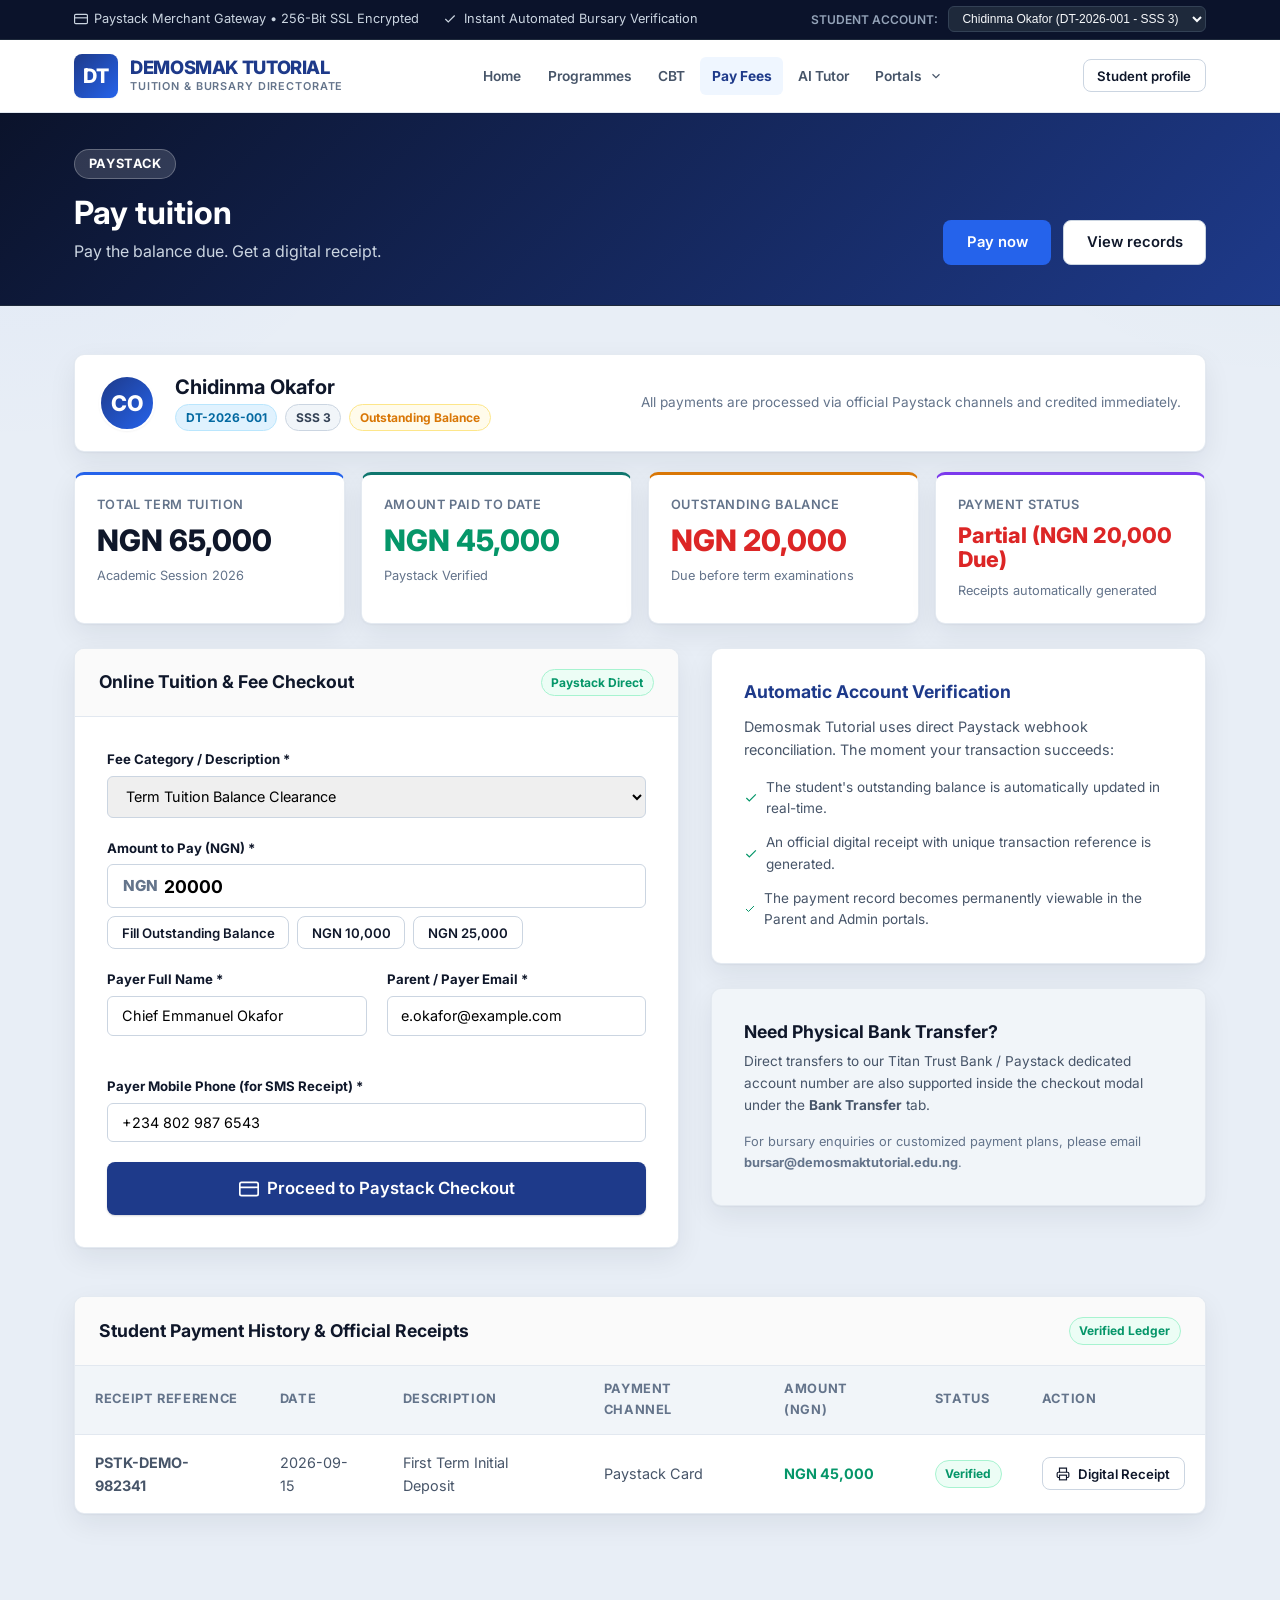
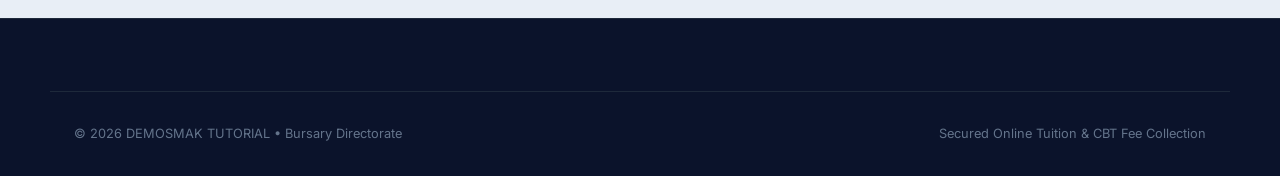
<file: payments.html>
<!DOCTYPE html>
<html lang="en">
<head>
    <meta charset="UTF-8">
    <meta name="viewport" content="width=device-width, initial-scale=1.0, viewport-fit=cover">
    <title>Tuition Payment Management | DEMOSMAK TUTORIAL</title>
    <meta name="description" content="Online tuition payments with Paystack integration, instant automatic verification, digital receipts, and outstanding fee tracking.">
    <link rel="stylesheet" href="assets/css/style.css">
</head>
<body>

    <!-- Top Status Bar -->
    <header class="top-bar">
        <div class="container">
            <div class="top-info">
                <span class="top-info-item">
                    <svg width="14" height="14" viewBox="0 0 24 24" fill="none" stroke="currentColor" stroke-width="2"><rect x="1" y="4" width="22" height="16" rx="2" ry="2"></rect><line x1="1" y1="10" x2="23" y2="10"></line></svg>
                    Paystack Merchant Gateway &bull; 256-Bit SSL Encrypted
                </span>
                <span class="top-info-item">
                    <svg width="14" height="14" viewBox="0 0 24 24" fill="none" stroke="currentColor" stroke-width="2"><polyline points="20 6 9 17 4 12"></polyline></svg>
                    Instant Automated Bursary Verification
                </span>
            </div>
            <div class="top-switcher">
                <label for="global-student-select">Student Account:</label>
                <select id="global-student-select" class="student-select-input" aria-label="Select student account"></select>
            </div>
        </div>
    </header>

    <!-- Navigation Header -->
    <nav class="main-header" aria-label="Main Navigation">
        <div class="container nav-container">
            <a href="index.html" class="brand-logo">
                <div class="brand-icon-box">DT</div>
                <div class="brand-text-block">
                    <span class="brand-title">DEMOSMAK TUTORIAL</span>
                    <span class="brand-sub">Tuition & Bursary Directorate</span>
                </div>
            </a>

            <ul class="nav-links" id="nav-menu-links">
                <li><a href="index.html" class="nav-link">Home</a></li>
                <li><a href="index.html#programmes" class="nav-link">Programmes</a></li>
                <li><a href="cbt.html" class="nav-link">CBT</a></li>
                <li><a href="payments.html" class="nav-link active">Pay Fees</a></li>
                <li><a href="ai-tutor.html" class="nav-link">AI Tutor</a></li>
                <li class="nav-item-dropdown">
                    <button type="button" class="nav-link nav-dropdown-toggle" aria-expanded="false">
                        Portals
                        <svg viewBox="0 0 24 24" fill="none" stroke="currentColor" stroke-width="2"><polyline points="6 9 12 15 18 9"></polyline></svg>
                    </button>
                    <ul class="nav-dropdown">
                        <li><a href="sms.html">Student Portal</a></li>
                        <li><a href="parent.html">Parent Portal</a></li>
                        <li><a href="admin.html">Admin Dashboard</a></li>
                    </ul>
                </li>
            </ul>

            <div class="nav-cta-group">
                <a href="sms.html" class="btn btn-secondary btn-sm">Student profile</a>
                <button type="button" class="mobile-toggle" id="mobile-nav-toggle" aria-label="Toggle navigation">
                    <svg width="24" height="24" viewBox="0 0 24 24" fill="none" stroke="currentColor" stroke-width="2"><line x1="3" y1="12" x2="21" y2="12"></line><line x1="3" y1="6" x2="21" y2="6"></line><line x1="3" y1="18" x2="21" y2="18"></line></svg>
                </button>
            </div>
        </div>
    </nav>

    <!-- Page Banner -->
    <header class="page-header-banner">
        <div class="container page-header-content">
            <div class="page-title-box">
                <div class="section-badge" style="background: rgba(255,255,255,0.15); color: #ffffff; border-color: rgba(255,255,255,0.25);">
                    Paystack
                </div>
                <h1>Pay tuition</h1>
                <p>Pay the balance due. Get a digital receipt.</p>
            </div>
            <div style="display:flex; gap:0.75rem; flex-wrap:wrap;">
                <a href="#pay-now" class="btn btn-accent">Pay now</a>
                <a href="sms.html" class="btn btn-secondary">View records</a>
            </div>
        </div>
    </header>

    <!-- Main Payment Container -->
    <main class="portal-container">
        <div class="container">

            <!-- Active Student Financial Summary Header -->
            <section class="student-context-card">
                <div class="student-info-meta">
                    <div class="student-avatar" id="pay-student-avatar">CO</div>
                    <div class="student-details">
                        <h3 id="pay-student-name">Chidinma Okafor</h3>
                        <div class="student-badges">
                            <span class="status-badge" style="background: #e0f2fe; color: #0369a1; border: 1px solid #bae6fd;" id="pay-student-id">DT-2026-001</span>
                            <span class="status-badge" style="background: #f1f5f9; color: #334155; border: 1px solid #cbd5e1;" id="pay-student-grade">SSS 3</span>
                            <span class="status-badge status-partial" id="pay-student-fin-status">Outstanding Balance</span>
                        </div>
                    </div>
                </div>
                <div style="font-size: 0.85rem; color: var(--text-muted);">
                    All payments are processed via official Paystack channels and credited immediately.
                </div>
            </section>

            <!-- Financial Status Overview Cards -->
            <div class="stats-cards-grid">
                <div class="stat-kpi-card">
                    <span class="label">Total Term Tuition</span>
                    <div class="number" id="kpi-term-total">NGN 65,000</div>
                    <span class="sub">Academic Session 2026</span>
                </div>
                <div class="stat-kpi-card">
                    <span class="label">Amount Paid To Date</span>
                    <div class="number" style="color: var(--success);" id="kpi-amount-paid">NGN 45,000</div>
                    <span class="sub">Paystack Verified</span>
                </div>
                <div class="stat-kpi-card">
                    <span class="label">Outstanding Balance</span>
                    <div class="number" style="color: var(--danger);" id="kpi-outstanding-balance">NGN 20,000</div>
                    <span class="sub">Due before term examinations</span>
                </div>
                <div class="stat-kpi-card">
                    <span class="label">Payment Status</span>
                    <div class="number" style="font-size: 1.35rem;" id="kpi-status-text">Partial</div>
                    <span class="sub">Receipts automatically generated</span>
                </div>
            </div>

            <!-- Payment Action & Form Split Layout -->
            <div style="display: grid; grid-template-columns: 1.1fr 0.9fr; gap: 2rem; margin-bottom: 3rem;">
                
                <!-- Make Payment Form Card -->
                <div class="data-table-card" id="pay-now" style="margin-bottom: 0;">
                    <div class="table-header-bar">
                        <h3>Online Tuition & Fee Checkout</h3>
                        <span class="status-badge status-active">Paystack Direct</span>
                    </div>

                    <form id="payment-checkout-form" style="padding: 2rem;" onsubmit="return false;">
                        <div class="form-group">
                            <label for="pay-category">Fee Category / Description *</label>
                            <select id="pay-category" class="form-control" required>
                                <option value="Term Tuition Outstanding Balance">Term Tuition Balance Clearance</option>
                                <option value="Term Tuition Full Payment">Term Tuition Full Enrolment</option>
                                <option value="CBT Online Assessment Portal License">CBT Assessment Portal Full License (NGN 10,000)</option>
                                <option value="Science Laboratory & Practical Prep Kit">Science Laboratory & Practical Kit (NGN 15,000)</option>
                                <option value="WAEC / JAMB Intensive Crash Course">WAEC & JAMB Crash Course (NGN 45,000)</option>
                            </select>
                        </div>

                        <div class="form-group">
                            <label for="pay-amount">Amount to Pay (NGN) *</label>
                            <div style="position: relative;">
                                <input type="number" id="pay-amount" class="form-control" placeholder="20000" min="1000" required style="font-weight: 700; font-size: 1.1rem; padding-left: 3.5rem;">
                                <span style="position: absolute; left: 1rem; top: 50%; transform: translateY(-50%); font-weight: 800; color: var(--text-muted); font-size: 0.95rem;">NGN</span>
                            </div>
                            <div style="display: flex; gap: 0.5rem; margin-top: 0.5rem;">
                                <button type="button" class="btn btn-secondary btn-sm" id="btn-quick-fill-balance">
                                    Fill Outstanding Balance
                                </button>
                                <button type="button" class="btn btn-secondary btn-sm" onclick="document.getElementById('pay-amount').value = '10000'">
                                    NGN 10,000
                                </button>
                                <button type="button" class="btn btn-secondary btn-sm" onclick="document.getElementById('pay-amount').value = '25000'">
                                    NGN 25,000
                                </button>
                            </div>
                        </div>

                        <div class="form-grid-2">
                            <div class="form-group">
                                <label for="payer-name">Payer Full Name *</label>
                                <input type="text" id="payer-name" class="form-control" placeholder="e.g. Chief Emmanuel Okafor" required>
                            </div>
                            <div class="form-group">
                                <label for="payer-email">Parent / Payer Email *</label>
                                <input type="email" id="payer-email" class="form-control" placeholder="guardian@example.com" required>
                            </div>
                        </div>

                        <div class="form-group">
                            <label for="payer-phone">Payer Mobile Phone (for SMS Receipt) *</label>
                            <input type="tel" id="payer-phone" class="form-control" placeholder="+234 800 000 0000" required>
                        </div>

                        <button type="button" class="btn btn-primary btn-block btn-lg" id="btn-trigger-paystack">
                            <svg width="20" height="20" viewBox="0 0 24 24" fill="none" stroke="currentColor" stroke-width="2"><rect x="1" y="4" width="22" height="16" rx="2" ry="2"></rect><line x1="1" y1="10" x2="23" y2="10"></line></svg>
                            Proceed to Paystack Checkout
                        </button>
                    </form>
                </div>

                <!-- Guidance & Security Information -->
                <div>
                    <div class="data-table-card" style="padding: 2rem; margin-bottom: 1.5rem;">
                        <h4 style="color: var(--primary); margin-bottom: 0.75rem;">Automatic Account Verification</h4>
                        <p style="font-size: 0.9rem; margin-bottom: 1rem;">
                            Demosmak Tutorial uses direct Paystack webhook reconciliation. The moment your transaction succeeds:
                        </p>
                        <ul style="list-style: none; display: flex; flex-direction: column; gap: 0.75rem; font-size: 0.85rem; color: var(--text-secondary);">
                            <li style="display: flex; gap: 0.5rem; align-items: center;">
                                <svg width="16" height="16" viewBox="0 0 24 24" fill="none" stroke="#059669" stroke-width="2"><polyline points="20 6 9 17 4 12"></polyline></svg>
                                <span>The student's outstanding balance is automatically updated in real-time.</span>
                            </li>
                            <li style="display: flex; gap: 0.5rem; align-items: center;">
                                <svg width="16" height="16" viewBox="0 0 24 24" fill="none" stroke="#059669" stroke-width="2"><polyline points="20 6 9 17 4 12"></polyline></svg>
                                <span>An official digital receipt with unique transaction reference is generated.</span>
                            </li>
                            <li style="display: flex; gap: 0.5rem; align-items: center;">
                                <svg width="16" height="16" viewBox="0 0 24 24" fill="none" stroke="#059669" stroke-width="2"><polyline points="20 6 9 17 4 12"></polyline></svg>
                                <span>The payment record becomes permanently viewable in the Parent and Admin portals.</span>
                            </li>
                        </ul>
                    </div>

                    <div class="data-table-card" style="padding: 2rem; background: var(--bg-surface-subtle);">
                        <h4 style="margin-bottom: 0.5rem;">Need Physical Bank Transfer?</h4>
                        <p style="font-size: 0.85rem; margin-bottom: 1rem;">
                            Direct transfers to our Titan Trust Bank / Paystack dedicated account number are also supported inside the checkout modal under the <strong>Bank Transfer</strong> tab.
                        </p>
                        <div style="font-size: 0.8rem; color: var(--text-muted);">
                            For bursary enquiries or customized payment plans, please email <strong>bursar@demosmaktutorial.edu.ng</strong>.
                        </div>
                    </div>
                </div>

            </div>

            <!-- Student Payment History & Digital Receipts Table -->
            <div class="data-table-card">
                <div class="table-header-bar">
                    <h3>Student Payment History & Official Receipts</h3>
                    <span class="status-badge status-active">Verified Ledger</span>
                </div>
                <table class="custom-table">
                    <thead>
                        <tr>
                            <th>Receipt Reference</th>
                            <th>Date</th>
                            <th>Description</th>
                            <th>Payment Channel</th>
                            <th>Amount (NGN)</th>
                            <th>Status</th>
                            <th>Action</th>
                        </tr>
                    </thead>
                    <tbody id="student-payment-history-tbody">
                        <!-- Populated dynamically -->
                    </tbody>
                </table>
            </div>

        </div>
    </main>

    <!-- Site Footer -->
    <footer class="site-footer">
        <div class="container footer-bottom">
            <span>&copy; 2026 DEMOSMAK TUTORIAL &bull; Bursary Directorate</span>
            <span>Secured Online Tuition & CBT Fee Collection</span>
        </div>
    </footer>

    <!-- Shared Framework Scripts -->
    <script src="assets/js/db.js"></script>
    <script src="assets/js/payment-engine.js"></script>
    <script src="assets/js/main.js"></script>

    <script>
        document.addEventListener('DOMContentLoaded', () => {
            renderFinancialDashboard();

            window.addEventListener('studentChanged', () => {
                renderFinancialDashboard();
            });

            window.addEventListener('paymentCompleted', () => {
                renderFinancialDashboard();
            });

            // Quick Fill Button
            const quickBtn = document.getElementById('btn-quick-fill-balance');
            if (quickBtn) {
                quickBtn.onclick = () => {
                    const student = window.demosmakDB.getActiveStudent();
                    if (student && student.financials) {
                        document.getElementById('pay-amount').value = student.financials.outstandingBalance || 0;
                    }
                };
            }

            // Trigger Paystack Button
            const triggerBtn = document.getElementById('btn-trigger-paystack');
            if (triggerBtn) {
                triggerBtn.onclick = () => {
                    const student = window.demosmakDB.getActiveStudent();
                    if (!student) {
                        showToast('Please select a student account first.', 'error');
                        return;
                    }

                    const amount = parseFloat(document.getElementById('pay-amount').value);
                    const desc = document.getElementById('pay-category').value;
                    const payerName = document.getElementById('payer-name').value.trim() || student.parentName || student.fullName;
                    const payerEmail = document.getElementById('payer-email').value.trim() || student.parentEmail || student.email;

                    if (!amount || isNaN(amount) || amount <= 0) {
                        showToast('Please enter a valid amount greater than 0.', 'error');
                        return;
                    }

                    // Open Paystack Simulation Modal
                    window.demosmakPayment.initPaystackModal({
                        studentId: student.id,
                        studentName: student.fullName,
                        email: payerEmail,
                        amount: amount,
                        description: desc,
                        onSuccess: (result) => {
                            showToast(`Payment of NGN ${amount.toLocaleString()} verified successfully!`, 'success');
                            renderFinancialDashboard();
                        },
                        onCancel: () => {
                            showToast('Payment window closed.', 'info');
                        }
                    });
                };
            }
        });

        function renderFinancialDashboard() {
            const student = window.demosmakDB.getActiveStudent();
            if (!student) return;

            // Student Meta Header
            document.getElementById('pay-student-avatar').textContent = student.avatarInitial || 'CO';
            document.getElementById('pay-student-name').textContent = student.fullName;
            document.getElementById('pay-student-id').textContent = student.id;
            document.getElementById('pay-student-grade').textContent = student.grade;

            // Pre-fill form fields
            document.getElementById('payer-name').value = student.parentName || student.fullName;
            document.getElementById('payer-email').value = student.parentEmail || student.email;
            document.getElementById('payer-phone').value = student.parentPhone || student.phone || '';

            const fin = student.financials || { termFee: 65000, amountPaid: 45000, outstandingBalance: 20000, history: [] };

            document.getElementById('kpi-term-total').textContent = `NGN ${Number(fin.termFee).toLocaleString()}`;
            document.getElementById('kpi-amount-paid').textContent = `NGN ${Number(fin.amountPaid).toLocaleString()}`;
            document.getElementById('kpi-outstanding-balance').textContent = `NGN ${Number(fin.outstandingBalance).toLocaleString()}`;
            
            const statusEl = document.getElementById('kpi-status-text');
            const badgeEl = document.getElementById('pay-student-fin-status');

            if (fin.outstandingBalance === 0) {
                statusEl.textContent = 'Fully Settled';
                statusEl.style.color = 'var(--success)';
                badgeEl.textContent = 'Account Paid';
                badgeEl.className = 'status-badge status-paid';
            } else {
                statusEl.textContent = `Partial (NGN ${Number(fin.outstandingBalance).toLocaleString()} Due)`;
                statusEl.style.color = 'var(--danger)';
                badgeEl.textContent = 'Outstanding Balance';
                badgeEl.className = 'status-badge status-partial';
            }

            // Set default payment amount to outstanding balance
            document.getElementById('pay-amount').value = fin.outstandingBalance > 0 ? fin.outstandingBalance : 10000;

            // Render History Table
            const tbody = document.getElementById('student-payment-history-tbody');
            if (tbody && fin.history) {
                if (fin.history.length === 0) {
                    tbody.innerHTML = `<tr><td colspan="7" style="text-align: center; color: var(--text-muted);">No payment records on file yet for this student.</td></tr>`;
                    return;
                }

                tbody.innerHTML = fin.history.map(h => `
                    <tr>
                        <td class="font-mono"><strong>${h.ref}</strong></td>
                        <td>${h.date}</td>
                        <td>${h.description}</td>
                        <td>${h.channel || 'Paystack Instant'}</td>
                        <td style="font-weight: 700; color: var(--success);">NGN ${Number(h.amount).toLocaleString()}</td>
                        <td><span class="status-badge status-active">Verified</span></td>
                        <td>
                            <button type="button" class="btn btn-secondary btn-sm" onclick="showReceiptByRef('${h.ref}')">
                                <svg width="14" height="14" viewBox="0 0 24 24" fill="none" stroke="currentColor" stroke-width="2"><polyline points="6 9 6 2 18 2 18 9"></polyline><path d="M6 18H4a2 2 0 0 1-2-2v-5a2 2 0 0 1 2-2h16a2 2 0 0 1 2 2v5a2 2 0 0 1-2 2h-2"></path><rect x="6" y="14" width="12" height="8"></rect></svg>
                                Digital Receipt
                            </button>
                        </td>
                    </tr>
                `).join('');
            }
        }

        function showReceiptByRef(ref) {
            const student = window.demosmakDB.getActiveStudent();
            if (!student || !student.financials) return;
            const record = student.financials.history.find(h => h.ref === ref);
            if (record) {
                window.demosmakPayment.showDigitalReceipt(record, student);
            }
        }
    </script>
</body>
</html>
</file>
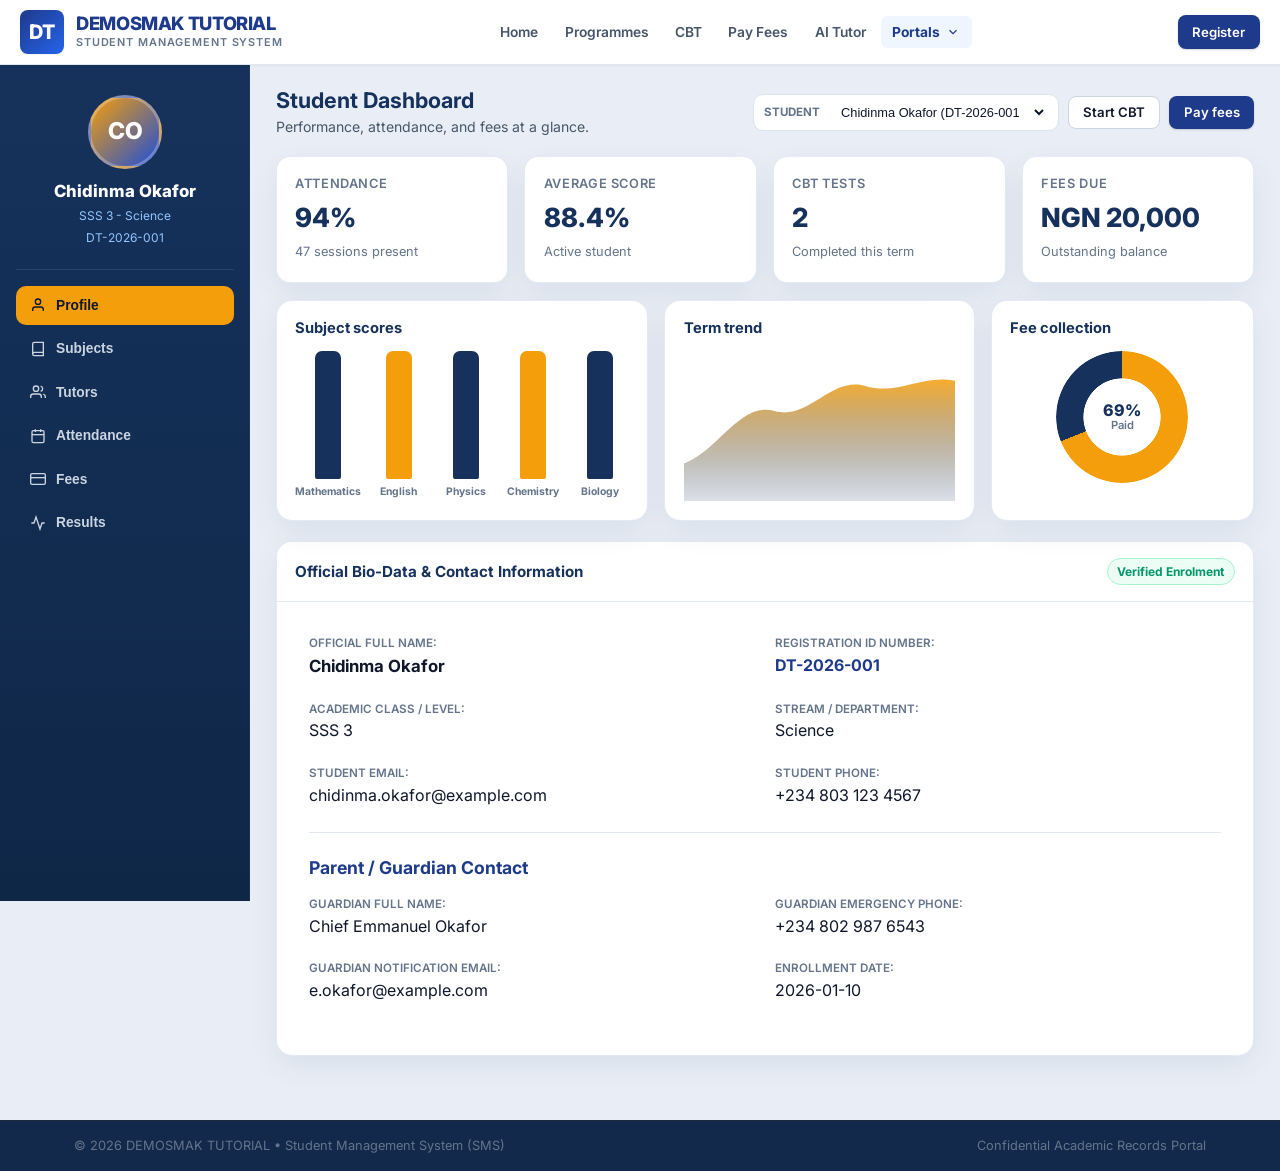
<file: sms.html>
<!DOCTYPE html>
<html lang="en">
<head>
    <meta charset="UTF-8">
    <meta name="viewport" content="width=device-width, initial-scale=1.0, viewport-fit=cover">
    <title>Student Management System (SMS) | DEMOSMAK TUTORIAL</title>
    <meta name="description" content="Manage student profiles, subject allocation, tutor assignments, attendance tracking, tuition fees, and academic reports.">
    <link rel="stylesheet" href="assets/css/style.css">
</head>
<body class="dash-page">

    <!-- Navigation Header -->
    <nav class="main-header" aria-label="Main Navigation">
        <div class="container nav-container">
            <a href="index.html" class="brand-logo">
                <div class="brand-icon-box">DT</div>
                <div class="brand-text-block">
                    <span class="brand-title">DEMOSMAK TUTORIAL</span>
                    <span class="brand-sub">Student Management System</span>
                </div>
            </a>

            <ul class="nav-links" id="nav-menu-links">
                <li><a href="index.html" class="nav-link">Home</a></li>
                <li><a href="index.html#programmes" class="nav-link">Programmes</a></li>
                <li><a href="cbt.html" class="nav-link">CBT</a></li>
                <li><a href="payments.html" class="nav-link">Pay Fees</a></li>
                <li><a href="ai-tutor.html" class="nav-link">AI Tutor</a></li>
                <li class="nav-item-dropdown">
                    <button type="button" class="nav-link nav-dropdown-toggle" aria-expanded="false">
                        Portals
                        <svg viewBox="0 0 24 24" fill="none" stroke="currentColor" stroke-width="2"><polyline points="6 9 12 15 18 9"></polyline></svg>
                    </button>
                    <ul class="nav-dropdown">
                        <li><a href="sms.html">Student Portal</a></li>
                        <li><a href="parent.html">Parent Portal</a></li>
                        <li><a href="admin.html">Admin Dashboard</a></li>
                    </ul>
                </li>
            </ul>

            <div class="nav-cta-group">
                <button type="button" class="btn btn-primary btn-sm open-register-modal-btn">Register</button>
                <button type="button" class="mobile-toggle" id="mobile-nav-toggle" aria-label="Toggle navigation">
                    <svg width="24" height="24" viewBox="0 0 24 24" fill="none" stroke="currentColor" stroke-width="2"><line x1="3" y1="12" x2="21" y2="12"></line><line x1="3" y1="6" x2="21" y2="6"></line><line x1="3" y1="18" x2="21" y2="18"></line></svg>
                </button>
            </div>
        </div>
    </nav>

    <main class="dash-layout">
        <aside class="dash-rail">
            <div class="dash-profile">
                <div class="dash-profile-avatar" id="disp-student-avatar">CO</div>
                <div class="dash-profile-name" id="disp-student-name">Chidinma Okafor</div>
                <span class="dash-profile-role" id="disp-student-grade">SSS 3 - Science</span>
                <span class="dash-profile-meta" id="disp-student-id">DT-2026-001</span>
            </div>
            <nav class="portal-tabs" aria-label="Student management tabs">
                <button type="button" class="portal-tab-btn active" data-tab="tab-profile">
                    <svg viewBox="0 0 24 24" fill="none" stroke="currentColor" stroke-width="2"><path d="M20 21v-2a4 4 0 0 0-4-4H8a4 4 0 0 0-4 4v2"></path><circle cx="12" cy="7" r="4"></circle></svg>
                    Profile
                </button>
                <button type="button" class="portal-tab-btn" data-tab="tab-subjects">
                    <svg viewBox="0 0 24 24" fill="none" stroke="currentColor" stroke-width="2"><path d="M4 19.5A2.5 2.5 0 0 1 6.5 17H20"></path><path d="M6.5 2H20v20H6.5A2.5 2.5 0 0 1 4 19.5v-15A2.5 2.5 0 0 1 6.5 2z"></path></svg>
                    Subjects
                </button>
                <button type="button" class="portal-tab-btn" data-tab="tab-tutors">
                    <svg viewBox="0 0 24 24" fill="none" stroke="currentColor" stroke-width="2"><path d="M17 21v-2a4 4 0 0 0-4-4H5a4 4 0 0 0-4 4v2"></path><circle cx="9" cy="7" r="4"></circle><path d="M23 21v-2a4 4 0 0 0-3-3.87"></path><path d="M16 3.13a4 4 0 0 1 0 7.75"></path></svg>
                    Tutors
                </button>
                <button type="button" class="portal-tab-btn" data-tab="tab-attendance">
                    <svg viewBox="0 0 24 24" fill="none" stroke="currentColor" stroke-width="2"><rect x="3" y="4" width="18" height="18" rx="2"></rect><line x1="16" y1="2" x2="16" y2="6"></line><line x1="8" y1="2" x2="8" y2="6"></line><line x1="3" y1="10" x2="21" y2="10"></line></svg>
                    Attendance
                </button>
                <button type="button" class="portal-tab-btn" data-tab="tab-tuition">
                    <svg viewBox="0 0 24 24" fill="none" stroke="currentColor" stroke-width="2"><rect x="1" y="4" width="22" height="16" rx="2"></rect><line x1="1" y1="10" x2="23" y2="10"></line></svg>
                    Fees
                </button>
                <button type="button" class="portal-tab-btn" data-tab="tab-academic">
                    <svg viewBox="0 0 24 24" fill="none" stroke="currentColor" stroke-width="2"><polyline points="22 12 18 12 15 21 9 3 6 12 2 12"></polyline></svg>
                    Results
                </button>
            </nav>
        </aside>

        <div class="dash-canvas">
            <div class="dash-toolbar">
                <div>
                    <h1>Student Dashboard</h1>
                    <p>Performance, attendance, and fees at a glance.</p>
                </div>
                <div class="dash-toolbar-actions">
                    <label class="dash-switcher">
                        <span>Student</span>
                        <select id="global-student-select" class="student-select-input" aria-label="Select student profile"></select>
                    </label>
                    <a href="cbt.html" class="btn btn-secondary btn-sm">Start CBT</a>
                    <a href="payments.html" class="btn btn-primary btn-sm">Pay fees</a>
                </div>
            </div>

            <div class="stats-cards-grid dash-kpi-row">
                <div class="stat-kpi-card">
                    <span class="label">Attendance</span>
                    <div class="number" id="sms-kpi-att">94%</div>
                    <span class="sub" id="sms-kpi-att-sub">Sessions present</span>
                </div>
                <div class="stat-kpi-card">
                    <span class="label">Average score</span>
                    <div class="number" id="sms-kpi-avg">88%</div>
                    <span class="sub" id="disp-student-status">Active student</span>
                </div>
                <div class="stat-kpi-card">
                    <span class="label">CBT tests</span>
                    <div class="number" id="sms-kpi-cbt">0</div>
                    <span class="sub">Completed this term</span>
                </div>
                <div class="stat-kpi-card">
                    <span class="label">Fees due</span>
                    <div class="number" id="disp-fee-chip">NGN 0</div>
                    <span class="sub">Outstanding balance</span>
                </div>
            </div>

            <section class="dash-charts">
                <article class="chart-card">
                    <h3>Subject scores</h3>
                    <div class="bar-chart" id="sms-bar-chart">
                        <div class="bar-col"><span class="bar" style="height:92%"></span><small>Maths</small></div>
                        <div class="bar-col"><span class="bar" style="height:85%"></span><small>English</small></div>
                        <div class="bar-col"><span class="bar" style="height:89%"></span><small>Physics</small></div>
                        <div class="bar-col"><span class="bar" style="height:91%"></span><small>Chem</small></div>
                        <div class="bar-col"><span class="bar" style="height:85%"></span><small>Bio</small></div>
                    </div>
                </article>
                <article class="chart-card">
                    <h3>Term trend</h3>
                    <svg class="area-chart" viewBox="0 0 240 120" preserveAspectRatio="none" aria-hidden="true">
                        <defs>
                            <linearGradient id="smsArea" x1="0" y1="0" x2="0" y2="1">
                                <stop offset="0%" stop-color="#f59e0b" stop-opacity="0.85"></stop>
                                <stop offset="100%" stop-color="#16325c" stop-opacity="0.15"></stop>
                            </linearGradient>
                        </defs>
                        <path fill="url(#smsArea)" d="M0,90 C30,80 50,40 80,48 C110,56 130,20 160,28 C190,36 210,18 240,24 L240,120 L0,120 Z"></path>
                    </svg>
                </article>
                <article class="chart-card">
                    <h3>Fee collection</h3>
                    <div class="donut-wrap">
                        <div class="donut" id="sms-donut"></div>
                        <div class="donut-label"><span id="sms-donut-val">70%</span><small>Paid</small></div>
                    </div>
                </article>
            </section>

            <!-- TAB 1: Student Profile -->
            <section id="tab-profile" class="tab-pane active">
                <div class="data-table-card">
                    <div class="table-header-bar">
                        <h3>Official Bio-Data & Contact Information</h3>
                        <span class="status-badge status-active">Verified Enrolment</span>
                    </div>
                    <div style="padding: 2rem;">
                        <div class="form-grid-2">
                            <div class="info-group">
                                <span class="label">Official Full Name:</span>
                                <span class="value" id="prof-fullname" style="font-size: 1.05rem; font-weight: 700;">Chidinma Okafor</span>
                            </div>
                            <div class="info-group">
                                <span class="label">Registration ID Number:</span>
                                <span class="value font-mono" id="prof-id" style="font-weight: 700; color: var(--primary);">DT-2026-001</span>
                            </div>
                        </div>

                        <div class="form-grid-2" style="margin-top: 1.25rem;">
                            <div class="info-group">
                                <span class="label">Academic Class / Level:</span>
                                <span class="value" id="prof-grade">Senior Secondary 3 (SSS 3)</span>
                            </div>
                            <div class="info-group">
                                <span class="label">Stream / Department:</span>
                                <span class="value" id="prof-department">Science & STEM Preparatory</span>
                            </div>
                        </div>

                        <div class="form-grid-2" style="margin-top: 1.25rem;">
                            <div class="info-group">
                                <span class="label">Student Email:</span>
                                <span class="value" id="prof-email">chidinma.okafor@example.com</span>
                            </div>
                            <div class="info-group">
                                <span class="label">Student Phone:</span>
                                <span class="value" id="prof-phone">+234 803 123 4567</span>
                            </div>
                        </div>

                        <div class="receipt-divider"></div>

                        <h4 style="margin-bottom: 1rem; color: var(--primary);">Parent / Guardian Contact</h4>
                        <div class="form-grid-2">
                            <div class="info-group">
                                <span class="label">Guardian Full Name:</span>
                                <span class="value" id="prof-parent-name">Chief Emmanuel Okafor</span>
                            </div>
                            <div class="info-group">
                                <span class="label">Guardian Emergency Phone:</span>
                                <span class="value" id="prof-parent-phone">+234 802 987 6543</span>
                            </div>
                        </div>
                        <div class="form-grid-2" style="margin-top: 1.25rem;">
                            <div class="info-group">
                                <span class="label">Guardian Notification Email:</span>
                                <span class="value" id="prof-parent-email">e.okafor@example.com</span>
                            </div>
                            <div class="info-group">
                                <span class="label">Enrollment Date:</span>
                                <span class="value" id="prof-enrollment-date">2026-01-10</span>
                            </div>
                        </div>
                    </div>
                </div>
            </section>

            <!-- TAB 2: Subject Allocation -->
            <section id="tab-subjects" class="tab-pane">
                <div class="data-table-card">
                    <div class="table-header-bar">
                        <h3>Allocated Academic Subjects</h3>
                        <span style="font-size: 0.85rem; color: var(--text-muted);" id="subjects-count-badge">5 Enrolled Subjects</span>
                    </div>
                    <table class="custom-table">
                        <thead>
                            <tr>
                                <th>Subject Title</th>
                                <th>Curriculum Scope</th>
                                <th>Assigned Tutor</th>
                                <th>Weekly Schedule</th>
                                <th>Enrolment Status</th>
                            </tr>
                        </thead>
                        <tbody id="subjects-table-body">
                            <!-- Populated dynamically -->
                        </tbody>
                    </table>
                </div>
            </section>

            <!-- TAB 3: Tutor Assignment -->
            <section id="tab-tutors" class="tab-pane">
                <div class="data-table-card">
                    <div class="table-header-bar">
                        <h3>Assigned Subject Tutors</h3>
                        <span class="status-badge status-active">Active Faculty Allocation</span>
                    </div>
                    <table class="custom-table">
                        <thead>
                            <tr>
                                <th>Tutor Name</th>
                                <th>Subject Area</th>
                                <th>Qualifications</th>
                                <th>Clinic Hours</th>
                                <th>Action</th>
                            </tr>
                        </thead>
                        <tbody id="tutors-table-body">
                            <!-- Populated dynamically -->
                        </tbody>
                    </table>
                </div>
            </section>

            <!-- TAB 4: Attendance Tracking -->
            <section id="tab-attendance" class="tab-pane">
                <div class="stats-cards-grid">
                    <div class="stat-kpi-card">
                        <span class="label">Attendance Rate</span>
                        <div class="number" style="color: var(--success);" id="att-rate-display">94%</div>
                        <span class="sub">Standard Threshold: 80%</span>
                    </div>
                    <div class="stat-kpi-card">
                        <span class="label">Sessions Present</span>
                        <div class="number" id="att-present-count">47</div>
                        <span class="sub">Active academic days</span>
                    </div>
                    <div class="stat-kpi-card">
                        <span class="label">Excused Absences</span>
                        <div class="number" style="color: var(--warning);">1</div>
                        <span class="sub">Verified via parent note</span>
                    </div>
                    <div class="stat-kpi-card">
                        <span class="label">Unexcused Absences</span>
                        <div class="number" style="color: var(--text-muted);">2</div>
                        <span class="sub">All-time record</span>
                    </div>
                </div>

                <div class="data-table-card">
                    <div class="table-header-bar">
                        <h3>Daily Attendance Log (Recent Sessions)</h3>
                        <span style="font-size: 0.85rem; color: var(--text-muted);">Digital biometric & tutor roll check</span>
                    </div>
                    <table class="custom-table">
                        <thead>
                            <tr>
                                <th>Date</th>
                                <th>Subject / Practical Session</th>
                                <th>Attendance Status</th>
                                <th>Roll Verifier</th>
                            </tr>
                        </thead>
                        <tbody id="attendance-table-body">
                            <!-- Populated dynamically -->
                        </tbody>
                    </table>
                </div>
            </section>

            <!-- TAB 5: Tuition Fee Tracking -->
            <section id="tab-tuition" class="tab-pane">
                <div class="stats-cards-grid">
                    <div class="stat-kpi-card">
                        <span class="label">Term Total Tuition</span>
                        <div class="number" id="tuition-term-fee">NGN 65,000</div>
                        <span class="sub">Term 1 Assessment & Lessons</span>
                    </div>
                    <div class="stat-kpi-card">
                        <span class="label">Total Amount Paid</span>
                        <div class="number" style="color: var(--success);" id="tuition-paid-amount">NGN 45,000</div>
                        <span class="sub">Verified transactions</span>
                    </div>
                    <div class="stat-kpi-card">
                        <span class="label">Outstanding Balance</span>
                        <div class="number" style="color: var(--danger);" id="tuition-balance-amount">NGN 20,000</div>
                        <span class="sub" id="tuition-status-badge">Partial Payment</span>
                    </div>
                    <div class="stat-kpi-card" style="display: flex; flex-direction: column; justify-content: center;">
                        <a href="payments.html" class="btn btn-primary btn-block">
                            <svg width="18" height="18" viewBox="0 0 24 24" fill="none" stroke="currentColor" stroke-width="2"><rect x="1" y="4" width="22" height="16" rx="2" ry="2"></rect><line x1="1" y1="10" x2="23" y2="10"></line></svg>
                            Make Payment Online
                        </a>
                    </div>
                </div>

                <div class="data-table-card">
                    <div class="table-header-bar">
                        <h3>Tuition Payment Ledger & Receipts</h3>
                        <span class="status-badge status-active">Paystack Verified</span>
                    </div>
                    <table class="custom-table">
                        <thead>
                            <tr>
                                <th>Transaction Ref</th>
                                <th>Date</th>
                                <th>Description</th>
                                <th>Gateway Channel</th>
                                <th>Amount (NGN)</th>
                                <th>Verification</th>
                                <th>Action</th>
                            </tr>
                        </thead>
                        <tbody id="tuition-history-table">
                            <!-- Populated dynamically -->
                        </tbody>
                    </table>
                </div>
            </section>

            <!-- TAB 6: Academic Performance Reports -->
            <section id="tab-academic" class="tab-pane">
                <div class="stats-cards-grid">
                    <div class="stat-kpi-card">
                        <span class="label">Cumulative Average</span>
                        <div class="number" style="color: var(--primary);" id="acad-avg-display">88.4%</div>
                        <span class="sub">Distinction Range</span>
                    </div>
                    <div class="stat-kpi-card">
                        <span class="label">Class Standing</span>
                        <div class="number" id="acad-standing-display">1st</div>
                        <span class="sub">In Senior Science Cohort</span>
                    </div>
                    <div class="stat-kpi-card">
                        <span class="label">CBT Tests Completed</span>
                        <div class="number" id="acad-cbt-count">12</div>
                        <span class="sub">Practice & Mock exams</span>
                    </div>
                    <div class="stat-kpi-card">
                        <span class="label">Tutor Recommendations</span>
                        <div class="number" style="color: var(--secondary);">2 Active</div>
                        <span class="sub">Olympiad & Scholarship prep</span>
                    </div>
                </div>

                <div class="data-table-card">
                    <div class="table-header-bar">
                        <h3>Term Examination & Assessment Results</h3>
                        <button type="button" class="btn btn-secondary btn-sm" onclick="window.print()">
                            <svg width="14" height="14" viewBox="0 0 24 24" fill="none" stroke="currentColor" stroke-width="2"><polyline points="6 9 6 2 18 2 18 9"></polyline><path d="M6 18H4a2 2 0 0 1-2-2v-5a2 2 0 0 1 2-2h16a2 2 0 0 1 2 2v5a2 2 0 0 1-2 2h-2"></path><rect x="6" y="14" width="12" height="8"></rect></svg>
                            Print Report Sheet
                        </button>
                    </div>
                    <table class="custom-table">
                        <thead>
                            <tr>
                                <th>Subject</th>
                                <th>Assessment Score (100%)</th>
                                <th>Official Grade</th>
                                <th>Remark</th>
                            </tr>
                        </thead>
                        <tbody id="academic-scores-table">
                            <!-- Populated dynamically -->
                        </tbody>
                    </table>
                </div>
            </section>
        </div>
    </main>

    <!-- Student Registration Modal (Reused) -->
    <div class="modal-backdrop" id="registration-modal" role="dialog" aria-modal="true">
        <div class="modal-card">
            <div class="modal-header">
                <div>
                    <h3>Online Student Registration</h3>
                    <p style="font-size: 0.8rem; color: var(--text-muted); margin: 0;">Enroll a new student into Demosmak SMS</p>
                </div>
                <button type="button" class="btn btn-secondary btn-sm" id="close-register-modal-btn">
                    <svg width="18" height="18" viewBox="0 0 24 24" fill="none" stroke="currentColor" stroke-width="2"><line x1="18" y1="6" x2="6" y2="18"></line><line x1="6" y1="6" x2="18" y2="18"></line></svg>
                </button>
            </div>
            <form id="student-registration-form">
                <div class="modal-body">
                    <div class="form-grid-2">
                        <div class="form-group">
                            <label for="reg-fullname">Full Name *</label>
                            <input type="text" id="reg-fullname" class="form-control" placeholder="e.g. Samuel Adeyinka" required>
                        </div>
                        <div class="form-group">
                            <label for="reg-email">Student / Guardian Email *</label>
                            <input type="email" id="reg-email" class="form-control" placeholder="samuel@example.com" required>
                        </div>
                    </div>
                    <div class="form-grid-2">
                        <div class="form-group">
                            <label for="reg-phone">Student / Guardian Phone *</label>
                            <input type="tel" id="reg-phone" class="form-control" placeholder="+234 800 000 0000" required>
                        </div>
                        <div class="form-group">
                            <label for="reg-grade">Class / Level *</label>
                            <select id="reg-grade" class="form-control" required>
                                <option value="">-- Select Class --</option>
                                <option value="SSS 3">Senior Secondary 3 (SSS 3)</option>
                                <option value="SSS 2">Senior Secondary 2 (SSS 2)</option>
                                <option value="SSS 1">Senior Secondary 1 (SSS 1)</option>
                                <option value="JSS 3">Junior Secondary 3 (JSS 3)</option>
                                <option value="JSS 2">Junior Secondary 2 (JSS 2)</option>
                                <option value="JSS 1">Junior Secondary 1 (JSS 1)</option>
                                <option value="JAMB / UTME Intensive">JAMB / UTME Intensive Prep</option>
                            </select>
                        </div>
                    </div>
                    <div class="form-grid-2">
                        <div class="form-group">
                            <label for="reg-parent-name">Parent Name *</label>
                            <input type="text" id="reg-parent-name" class="form-control" placeholder="Guardian Name" required>
                        </div>
                        <div class="form-group">
                            <label for="reg-parent-phone">Parent Phone *</label>
                            <input type="tel" id="reg-parent-phone" class="form-control" placeholder="+234 800 111 2222" required>
                        </div>
                    </div>
                    <div class="form-group">
                        <label>Allocated Subjects:</label>
                        <div class="checkbox-group">
                            <label class="checkbox-label"><input type="checkbox" name="reg_subjects" value="Mathematics" checked> Mathematics</label>
                            <label class="checkbox-label"><input type="checkbox" name="reg_subjects" value="English Language" checked> English Language</label>
                            <label class="checkbox-label"><input type="checkbox" name="reg_subjects" value="Physics"> Physics</label>
                            <label class="checkbox-label"><input type="checkbox" name="reg_subjects" value="Chemistry"> Chemistry</label>
                            <label class="checkbox-label"><input type="checkbox" name="reg_subjects" value="Biology"> Biology</label>
                            <label class="checkbox-label"><input type="checkbox" name="reg_subjects" value="Economics"> Economics</label>
                        </div>
                    </div>
                </div>
                <div class="modal-footer">
                    <button type="button" class="btn btn-secondary" id="cancel-register-modal-btn">Cancel</button>
                    <button type="submit" class="btn btn-primary">Create Profile & Generate ID</button>
                </div>
            </form>
        </div>
    </div>

    <!-- Site Footer -->
    <footer class="site-footer">
        <div class="container footer-bottom">
            <span>&copy; 2026 DEMOSMAK TUTORIAL &bull; Student Management System (SMS)</span>
            <span>Confidential Academic Records Portal</span>
        </div>
    </footer>

    <!-- Shared Framework Scripts -->
    <script src="assets/js/db.js"></script>
    <script src="assets/js/payment-engine.js"></script>
    <script src="assets/js/main.js"></script>

    <script>
        document.addEventListener('DOMContentLoaded', () => {
            initPortalTabs();
            renderActiveStudent();

            window.addEventListener('studentChanged', () => {
                renderActiveStudent();
            });

            window.addEventListener('paymentCompleted', () => {
                renderActiveStudent();
            });
        });

        function initPortalTabs() {
            const tabs = document.querySelectorAll('.portal-tab-btn');
            tabs.forEach(tab => {
                tab.addEventListener('click', () => {
                    tabs.forEach(t => t.classList.remove('active'));
                    tab.classList.add('active');

                    const target = tab.dataset.tab;
                    document.querySelectorAll('.tab-pane').forEach(p => p.classList.remove('active'));
                    const targetPane = document.getElementById(target);
                    if (targetPane) targetPane.classList.add('active');
                });
            });
        }

        function renderActiveStudent() {
            const student = window.demosmakDB.getActiveStudent();
            if (!student) return;

            // Context Header
            document.getElementById('disp-student-avatar').textContent = student.avatarInitial || 'ST';
            document.getElementById('disp-student-name').textContent = student.fullName;
            document.getElementById('disp-student-id').textContent = student.id;
            document.getElementById('disp-student-grade').textContent = `${student.grade} - ${student.department || 'General'}`;
            const statusEl = document.getElementById('disp-student-status');
            if (statusEl) statusEl.textContent = `${student.status} student`;

            const att = student.attendance || { overallRate: 94, presentDays: 47, recentLogs: [] };
            const acad = student.academicReport || { averageScore: 88, termStanding: '1st in Class', scores: [] };
            const fin = student.financials || { termFee: 65000, amountPaid: 0, outstandingBalance: 0, history: [] };
            const cbtHist = window.demosmakDB.getCbtHistory(student.id);

            const attKpi = document.getElementById('sms-kpi-att');
            if (attKpi) attKpi.textContent = `${att.overallRate || 94}%`;
            const attSub = document.getElementById('sms-kpi-att-sub');
            if (attSub) attSub.textContent = `${att.presentDays || 0} sessions present`;
            const avgKpi = document.getElementById('sms-kpi-avg');
            if (avgKpi) avgKpi.textContent = `${acad.averageScore || 0}%`;
            const cbtKpi = document.getElementById('sms-kpi-cbt');
            if (cbtKpi) cbtKpi.textContent = String(cbtHist.length || 0);
            const feeChip = document.getElementById('disp-fee-chip');
            if (feeChip) feeChip.textContent = `NGN ${Number(fin.outstandingBalance || 0).toLocaleString()}`;

            const barChart = document.getElementById('sms-bar-chart');
            if (barChart) {
                const scores = (acad.scores || []).slice(0, 6);
                barChart.innerHTML = scores.map((s) => `
                    <div class="bar-col">
                        <span class="bar" style="height:${Math.max(8, Number(s.score) || 0)}%"></span>
                        <small>${s.subject.split(' ')[0]}</small>
                    </div>
                `).join('') || '<div class="bar-col"><span class="bar" style="height:40%"></span><small>N/A</small></div>';
            }
            const paidPct = fin.termFee > 0 ? Math.round((fin.amountPaid / fin.termFee) * 100) : 0;
            const donut = document.getElementById('sms-donut');
            const donutVal = document.getElementById('sms-donut-val');
            if (donut) donut.style.background = `conic-gradient(#f59e0b 0 ${paidPct}%, #16325c ${paidPct}% 100%)`;
            if (donutVal) donutVal.textContent = `${paidPct}%`;

            // Tab 1: Profile
            document.getElementById('prof-fullname').textContent = student.fullName;
            document.getElementById('prof-id').textContent = student.id;
            document.getElementById('prof-grade').textContent = student.grade;
            document.getElementById('prof-department').textContent = student.department || 'General';
            document.getElementById('prof-email').textContent = student.email;
            document.getElementById('prof-phone').textContent = student.phone || 'N/A';
            document.getElementById('prof-parent-name').textContent = student.parentName || 'N/A';
            document.getElementById('prof-parent-phone').textContent = student.parentPhone || 'N/A';
            document.getElementById('prof-parent-email').textContent = student.parentEmail || student.email;
            document.getElementById('prof-enrollment-date').textContent = student.enrollmentDate || '2026-01-10';

            // Tab 2: Subjects Table
            const subjectsTable = document.getElementById('subjects-table-body');
            const subjectsCount = document.getElementById('subjects-count-badge');
            if (subjectsTable) {
                const subs = student.subjects || ['Mathematics', 'English Language'];
                if (subjectsCount) subjectsCount.textContent = `${subs.length} Enrolled Subjects`;

                subjectsTable.innerHTML = subs.map(sub => `
                    <tr>
                        <td><strong>${sub}</strong></td>
                        <td>WAEC / JAMB / UTME Syllabus</td>
                        <td>${getTutorForSubject(sub)}</td>
                        <td>Monday & Wednesday (4:00 PM - 5:30 PM)</td>
                        <td><span class="status-badge status-active">Enrolled</span></td>
                    </tr>
                `).join('');
            }

            // Tab 3: Tutors
            const tutorsTable = document.getElementById('tutors-table-body');
            if (tutorsTable) {
                const assigned = student.assignedTutors || [
                    { subject: 'Core Science', tutorName: 'Dr. Michael Adeyemi' },
                    { subject: 'Languages', tutorName: 'Mr. Jude Okon' }
                ];

                tutorsTable.innerHTML = assigned.map(t => `
                    <tr>
                        <td><strong>${t.tutorName}</strong></td>
                        <td>${t.subject}</td>
                        <td>Senior Faculty Fellow</td>
                        <td>Tuesday & Thursday (3:00 PM - 6:00 PM)</td>
                        <td>
                            <a href="ai-tutor.html" class="btn btn-secondary btn-sm">Consult Tutor</a>
                        </td>
                    </tr>
                `).join('');
            }

            // Tab 4: Attendance
            document.getElementById('att-rate-display').textContent = `${att.overallRate || 94}%`;
            document.getElementById('att-present-count').textContent = att.presentDays || 45;

            const attTable = document.getElementById('attendance-table-body');
            if (attTable && att.recentLogs) {
                attTable.innerHTML = att.recentLogs.map(log => {
                    let badgeClass = 'status-present';
                    if (log.status === 'Absent') badgeClass = 'status-absent';
                    if (log.status === 'Excused') badgeClass = 'status-partial';
                    return `
                        <tr>
                            <td>${log.date}</td>
                            <td>${log.subject}</td>
                            <td><span class="status-badge ${badgeClass}">${log.status}</span></td>
                            <td>Academic Directorate (Digital Check)</td>
                        </tr>
                    `;
                }).join('');
            }

            // Tab 5: Tuition
            document.getElementById('tuition-term-fee').textContent = `NGN ${Number(fin.termFee).toLocaleString()}`;
            document.getElementById('tuition-paid-amount').textContent = `NGN ${Number(fin.amountPaid).toLocaleString()}`;
            document.getElementById('tuition-balance-amount').textContent = `NGN ${Number(fin.outstandingBalance).toLocaleString()}`;
            
            const balStatus = document.getElementById('tuition-status-badge');
            if (fin.outstandingBalance === 0) {
                balStatus.textContent = 'Account Fully Paid';
                balStatus.style.color = 'var(--success)';
            } else {
                balStatus.textContent = `Pending NGN ${Number(fin.outstandingBalance).toLocaleString()}`;
                balStatus.style.color = 'var(--danger)';
            }

            const payTable = document.getElementById('tuition-history-table');
            if (payTable && fin.history) {
                payTable.innerHTML = fin.history.map(h => `
                    <tr>
                        <td class="font-mono"><strong>${h.ref}</strong></td>
                        <td>${h.date}</td>
                        <td>${h.description}</td>
                        <td>${h.channel || 'Paystack Instant'}</td>
                        <td style="font-weight: 700; color: var(--success);">NGN ${Number(h.amount).toLocaleString()}</td>
                        <td><span class="status-badge status-active">Verified</span></td>
                        <td>
                            <button type="button" class="btn btn-secondary btn-sm" onclick="viewReceipt('${h.ref}')">
                                View Receipt
                            </button>
                        </td>
                    </tr>
                `).join('');
            }

            // Tab 6: Academic Performance
            document.getElementById('acad-avg-display').textContent = `${acad.averageScore}%`;
            document.getElementById('acad-standing-display').textContent = acad.termStanding;
            document.getElementById('acad-cbt-count').textContent = cbtHist.length || 0;

            const acadTable = document.getElementById('academic-scores-table');
            if (acadTable && acad.scores) {
                acadTable.innerHTML = acad.scores.map(s => `
                    <tr>
                        <td><strong>${s.subject}</strong></td>
                        <td>
                            <div style="display: flex; align-items: center; gap: 0.75rem;">
                                <span>${s.score}%</span>
                                <div style="background: #e2e8f0; border-radius: 4px; height: 6px; width: 100px; overflow: hidden;">
                                    <div style="background: var(--primary); height: 100%; width: ${s.score}%;"></div>
                                </div>
                            </div>
                        </td>
                        <td><span class="status-badge status-active" style="font-weight: 800;">${s.grade}</span></td>
                        <td>${s.remark}</td>
                    </tr>
                `).join('');
            }
        }

        function getTutorForSubject(subject) {
            if (subject.includes('Math') || subject.includes('Physics')) return 'Dr. Michael Adeyemi';
            if (subject.includes('Chem') || subject.includes('Bio')) return 'Mrs. Folake Balogun';
            if (subject.includes('English') || subject.includes('Literature')) return 'Mr. Jude Okon';
            return 'Mr. Emmanuel Nwosu';
        }

        function viewReceipt(ref) {
            const student = window.demosmakDB.getActiveStudent();
            if (!student || !student.financials) return;
            const record = student.financials.history.find(h => h.ref === ref);
            if (record) {
                window.demosmakPayment.showDigitalReceipt(record, student);
            }
        }
    </script>
</body>
</html>
</file>
<file: assets/css/style.css>
/* ==========================================================================
   DEMOSMAK TUTORIAL - Professional Design System & Stylesheet
   Strictly Zero Emojis • Ultra-Clean Architecture • High Accessibility
   ========================================================================== */

@import url("https://fonts.googleapis.com/css2?family=Inter:wght@400;500;600;700;800&display=swap");

:root {
    /* Color Palette */
    --primary: #1e3a8a;          /* Deep Oxford Blue */
    --primary-hover: #172554;
    --primary-light: #eff6ff;
    --secondary: #0f766e;        /* Deep Academic Teal */
    --secondary-hover: #115e59;
    --accent: #2563eb;           /* Electric Royal Blue */
    --accent-gold: #d97706;      /* Academic Amber */
    
    /* Neutrals */
    --bg-main: #e8eef6;
    --bg-surface: #ffffff;
    --bg-surface-subtle: #f1f5f9;
    --border: #e2e8f0;
    --border-strong: #cbd5e1;
    --shadow-card: 0 1px 2px rgba(15, 23, 42, 0.04), 0 10px 28px rgba(15, 23, 42, 0.07);
    
    /* Typography */
    --text-primary: #0f172a;
    --text-secondary: #475569;
    --text-muted: #64748b;
    --text-inverse: #ffffff;
    
    /* Status Colors */
    --success: #059669;
    --success-light: #ecfdf5;
    --warning: #d97706;
    --warning-light: #fffbeb;
    --danger: #dc2626;
    --danger-light: #fef2f2;
    --info: #0284c7;
    --info-light: #f0f9ff;
    
    /* Dimensions & Shadows */
    --radius-sm: 6px;
    --radius-md: 10px;
    --radius-lg: 14px;
    --shadow-sm: 0 1px 2px 0 rgba(0, 0, 0, 0.05);
    --shadow-md: 0 4px 6px -1px rgba(0, 0, 0, 0.07), 0 2px 4px -2px rgba(0, 0, 0, 0.05);
    --shadow-lg: 0 10px 15px -3px rgba(0, 0, 0, 0.08), 0 4px 6px -4px rgba(0, 0, 0, 0.04);
    --shadow-xl: 0 20px 25px -5px rgba(0, 0, 0, 0.1), 0 8px 10px -6px rgba(0, 0, 0, 0.06);
    
    --transition: all 0.2s cubic-bezier(0.16, 1, 0.3, 1);
    --font-stack: Inter, -apple-system, BlinkMacSystemFont, "Segoe UI", Roboto, "Helvetica Neue", Arial, sans-serif;
}

*, *::before, *::after {
    box-sizing: border-box;
    margin: 0;
    padding: 0;
}

html {
    font-size: 16px;
    scroll-behavior: smooth;
    min-height: 100%;
}

body {
    font-family: var(--font-stack);
    background-color: var(--bg-main);
    background-image:
        radial-gradient(circle at top left, rgba(37, 99, 235, 0.06), transparent 28rem),
        radial-gradient(circle at top right, rgba(15, 118, 110, 0.05), transparent 24rem);
    color: var(--text-primary);
    line-height: 1.6;
    -webkit-font-smoothing: antialiased;
    min-height: 100%;
    overflow-x: hidden;
}

body.scroll-locked {
    overflow: hidden;
}

/* ==========================================================================
   Typography & Utilities
   ========================================================================== */

h1, h2, h3, h4, h5, h6 {
    color: var(--text-primary);
    font-weight: 700;
    line-height: 1.25;
}

h1 { font-size: 2.25rem; }
h2 { font-size: 1.85rem; }
h3 { font-size: 1.35rem; }
h4 { font-size: 1.1rem; }

p {
    color: var(--text-secondary);
    font-size: 0.975rem;
}

a {
    color: var(--accent);
    text-decoration: none;
    transition: var(--transition);
}

a:hover {
    color: var(--primary-hover);
}

.container {
    width: 100%;
    max-width: 1180px;
    margin: 0 auto;
    padding: 0 1.5rem;
}

.section-header {
    text-align: center;
    max-width: 720px;
    margin: 0 auto 3rem;
}

.section-badge {
    display: inline-block;
    padding: 0.25rem 0.85rem;
    background: var(--primary-light);
    color: var(--primary);
    font-size: 0.8rem;
    font-weight: 700;
    text-transform: uppercase;
    letter-spacing: 0.05em;
    border-radius: 9999px;
    margin-bottom: 0.85rem;
    border: 1px solid #bfdbfe;
}

.section-header h2 {
    margin-bottom: 0.75rem;
}

.section-header p {
    font-size: 1.05rem;
}

/* ==========================================================================
   Buttons & Interactive Elements
   ========================================================================== */

.btn {
    display: inline-flex;
    align-items: center;
    justify-content: center;
    gap: 0.5rem;
    font-family: inherit;
    font-weight: 600;
    font-size: 0.925rem;
    padding: 0.7rem 1.4rem;
    border-radius: 8px;
    border: 1px solid transparent;
    cursor: pointer;
    transition: var(--transition);
    line-height: 1.4;
    text-align: center;
    white-space: nowrap;
}

.btn-primary {
    background-color: var(--primary);
    color: #ffffff;
    box-shadow: 0 1px 2px rgba(15, 23, 42, 0.18);
}

.btn-primary:hover {
    background-color: var(--primary-hover);
    color: #ffffff;
    box-shadow: var(--shadow-md);
}

.btn-secondary {
    background-color: #ffffff;
    color: var(--text-primary);
    border-color: var(--border-strong);
}

.btn-secondary:hover {
    background-color: var(--bg-surface-subtle);
    border-color: var(--text-muted);
}

.btn-accent {
    background-color: var(--accent);
    color: #ffffff;
}

.btn-accent:hover {
    background-color: #1d4ed8;
    color: #ffffff;
}

.btn-outline-primary {
    background: transparent;
    border-color: var(--primary);
    color: var(--primary);
}

.btn-outline-primary:hover {
    background: var(--primary-light);
    color: var(--primary);
}

a.btn:hover {
    text-decoration: none;
}

.btn-danger {
    background-color: var(--danger);
    color: #ffffff;
}

.btn-danger:hover {
    background-color: #b91c1c;
}

.btn-sm {
    padding: 0.4rem 0.85rem;
    font-size: 0.825rem;
}

.btn-lg {
    padding: 0.85rem 1.85rem;
    font-size: 1.05rem;
}

.btn-block {
    width: 100%;
}

/* ==========================================================================
   Header & Navigation
   ========================================================================== */

.top-bar {
    background-color: #0b132b;
    color: #cbd5e1;
    font-size: 0.8rem;
    padding: 0.4rem 0;
    border-bottom: 1px solid #1e293b;
}

.top-bar .container {
    display: flex;
    justify-content: space-between;
    align-items: center;
    flex-wrap: wrap;
    gap: 0.5rem;
}

.top-info {
    display: flex;
    align-items: center;
    gap: 1.5rem;
}

.top-info-item {
    display: flex;
    align-items: center;
    gap: 0.4rem;
}

.top-switcher {
    display: flex;
    align-items: center;
    gap: 0.6rem;
}

.top-switcher label {
    font-size: 0.75rem;
    color: #94a3b8;
    text-transform: uppercase;
    font-weight: 600;
}

.student-select-input {
    background-color: #1e293b;
    color: #f8fafc;
    border: 1px solid #334155;
    padding: 0.25rem 0.6rem;
    font-size: 0.75rem;
    border-radius: var(--radius-sm);
    outline: none;
    cursor: pointer;
}

.main-header {
    background-color: #ffffff;
    border-bottom: 1px solid var(--border);
    position: sticky;
    top: 0;
    z-index: 100;
    box-shadow: var(--shadow-sm);
    overflow: visible;
}

.nav-container {
    display: flex;
    align-items: center;
    justify-content: space-between;
    height: 72px;
    position: relative;
}

.brand-logo {
    display: flex;
    align-items: center;
    gap: 0.75rem;
    text-decoration: none;
}

.brand-icon-box {
    width: 44px;
    height: 44px;
    background: linear-gradient(135deg, var(--primary) 0%, var(--accent) 100%);
    border-radius: 8px;
    display: flex;
    align-items: center;
    justify-content: center;
    color: #ffffff;
    font-weight: 800;
    font-size: 1.25rem;
    box-shadow: var(--shadow-sm);
}

.brand-text-block {
    display: flex;
    flex-direction: column;
}

.brand-title {
    font-size: 1.15rem;
    font-weight: 800;
    color: var(--primary);
    letter-spacing: -0.02em;
    line-height: 1.15;
}

.brand-sub {
    font-size: 0.68rem;
    color: var(--text-muted);
    font-weight: 600;
    letter-spacing: 0.08em;
    text-transform: uppercase;
}

.nav-links {
    display: flex;
    align-items: center;
    gap: 0.25rem;
    list-style: none;
}

.nav-item-dropdown {
    position: relative;
}

.nav-dropdown-toggle {
    background: none;
    border: none;
    font-family: inherit;
    cursor: pointer;
}

.nav-dropdown-toggle svg {
    width: 14px;
    height: 14px;
    transition: transform 0.2s ease;
}

.nav-item-dropdown.open .nav-dropdown-toggle svg {
    transform: rotate(180deg);
}

.nav-dropdown {
    display: none;
    position: absolute;
    top: calc(100% + 6px);
    right: 0;
    min-width: 210px;
    background: #ffffff;
    border: 1px solid var(--border);
    border-radius: 10px;
    box-shadow: var(--shadow-lg);
    padding: 0.45rem;
    list-style: none;
    z-index: 130;
}

.nav-item-dropdown.open .nav-dropdown {
    display: block;
}

.nav-dropdown a {
    display: block;
    padding: 0.65rem 0.8rem;
    color: var(--text-secondary);
    font-size: 0.875rem;
    font-weight: 600;
    border-radius: 7px;
}

.nav-dropdown a:hover,
.nav-dropdown a.active {
    background: var(--primary-light);
    color: var(--primary);
}

.nav-link {
    display: inline-flex;
    align-items: center;
    gap: 0.4rem;
    padding: 0.5rem 0.7rem;
    font-size: 0.86rem;
    font-weight: 600;
    color: var(--text-secondary);
    border-radius: var(--radius-sm);
    transition: var(--transition);
}

.nav-link:hover {
    color: var(--primary);
    background-color: var(--bg-surface-subtle);
}

.nav-link.active {
    color: var(--primary);
    background-color: var(--primary-light);
    font-weight: 700;
}

.nav-cta-group {
    display: flex;
    align-items: center;
    gap: 0.75rem;
}

.mobile-toggle {
    display: none;
    background: none;
    border: none;
    padding: 0.5rem;
    cursor: pointer;
    color: var(--text-primary);
}

/* ==========================================================================
   Hero Section & Carousel
   ========================================================================== */

.hero-section {
    background: #ffffff;
    padding: 3rem 0 4.25rem;
    position: relative;
    border-bottom: 1px solid rgba(226, 232, 240, 0.8);
    box-shadow: 0 12px 32px rgba(15, 23, 42, 0.04);
}

.hero-grid {
    display: grid;
    grid-template-columns: 1.1fr 0.9fr;
    gap: 3rem;
    align-items: center;
}

.hero-content h1 {
    font-size: 2.85rem;
    font-weight: 800;
    line-height: 1.12;
    color: #0b132b;
    margin-bottom: 0.9rem;
    letter-spacing: -0.03em;
}

.hero-content h1 span {
    color: var(--accent);
}

.hero-lead {
    font-size: 1.1rem;
    color: var(--text-secondary);
    margin-bottom: 1.5rem;
    line-height: 1.55;
    max-width: 36rem;
}

.hero-stats {
    display: flex;
    flex-wrap: wrap;
    gap: 0.75rem;
    margin-bottom: 1.75rem;
}

.hero-stat {
    background: #ffffff;
    border: 1px solid var(--border);
    border-radius: 10px;
    padding: 0.65rem 0.9rem;
    min-width: 118px;
}

.hero-stat strong {
    display: block;
    font-size: 1.05rem;
    color: var(--primary);
    line-height: 1.2;
}

.hero-stat span {
    font-size: 0.75rem;
    color: var(--text-muted);
    font-weight: 600;
}

.hero-points-list {
    display: grid;
    grid-template-columns: 1fr 1fr;
    gap: 0.85rem;
    margin-bottom: 2.5rem;
}

.hero-point-item {
    display: flex;
    align-items: flex-start;
    gap: 0.6rem;
    font-size: 0.9rem;
    font-weight: 600;
    color: var(--text-primary);
}

.hero-point-item svg {
    color: var(--secondary);
    flex-shrink: 0;
    margin-top: 2px;
}

.hero-actions {
    display: flex;
    align-items: center;
    gap: 1rem;
    flex-wrap: wrap;
}

.hero-carousel {
    position: relative;
    border-radius: var(--radius-lg);
    overflow: hidden;
    box-shadow: var(--shadow-xl);
    border: 3px solid #ffffff;
    background-color: #0b132b;
    height: 420px;
}

.carousel-slide {
    position: absolute;
    top: 0;
    left: 0;
    width: 100%;
    height: 100%;
    opacity: 0;
    visibility: hidden;
    transition: opacity 0.6s ease-in-out, visibility 0.6s;
}

.carousel-slide.active {
    opacity: 1;
    visibility: visible;
}

.carousel-slide img {
    width: 100%;
    height: 100%;
    object-fit: cover;
    display: block;
}

.slide-caption-overlay {
    position: absolute;
    bottom: 0;
    left: 0;
    right: 0;
    background: linear-gradient(180deg, transparent 0%, rgba(11, 19, 43, 0.9) 100%);
    color: #ffffff;
    padding: 2.5rem 1.5rem 1.5rem;
}

.slide-caption-overlay h3 {
    color: #ffffff;
    font-size: 1.25rem;
    margin-bottom: 0.35rem;
}

.slide-caption-overlay p {
    color: #cbd5e1;
    font-size: 0.85rem;
}

.carousel-controls {
    position: absolute;
    bottom: 1.25rem;
    right: 1.25rem;
    display: flex;
    gap: 0.5rem;
    z-index: 10;
}

.carousel-arrow {
    background: rgba(255, 255, 255, 0.9);
    border: none;
    width: 36px;
    height: 36px;
    border-radius: 50%;
    display: flex;
    align-items: center;
    justify-content: center;
    color: var(--text-primary);
    cursor: pointer;
    transition: var(--transition);
}

.carousel-arrow:hover {
    background: #ffffff;
    color: var(--primary);
}

.carousel-dots {
    position: absolute;
    bottom: 1.5rem;
    left: 1.5rem;
    display: flex;
    gap: 0.5rem;
    z-index: 10;
}

.carousel-dot {
    width: 10px;
    height: 10px;
    border-radius: 50%;
    background: rgba(255, 255, 255, 0.4);
    border: none;
    cursor: pointer;
    transition: var(--transition);
}

.carousel-dot.active {
    background: var(--accent);
    width: 24px;
    border-radius: 12px;
}

/* ==========================================================================
   Quick Access Bar
   ========================================================================== */

.quick-access-section {
    margin-top: -2rem;
    position: relative;
    z-index: 20;
    margin-bottom: 4rem;
}

.quick-access-grid {
    display: grid;
    grid-template-columns: repeat(4, 1fr);
    gap: 1.25rem;
}

.quick-card {
    background: #ffffff;
    border: 1px solid rgba(226, 232, 240, 0.9);
    border-radius: var(--radius-md);
    padding: 1.5rem;
    box-shadow: var(--shadow-card);
    display: flex;
    flex-direction: column;
    gap: 0.75rem;
    transition: var(--transition);
    text-decoration: none;
    color: inherit;
}

.quick-card:nth-child(1) { background: linear-gradient(180deg, #ffffff 0%, #eef4ff 100%); }
.quick-card:nth-child(2) { background: linear-gradient(180deg, #ffffff 0%, #f0fdfa 100%); }
.quick-card:nth-child(3) { background: linear-gradient(180deg, #ffffff 0%, #fffbeb 100%); }
.quick-card:nth-child(4) { background: linear-gradient(180deg, #ffffff 0%, #fdf2f8 100%); }

.quick-card:hover {
    transform: translateY(-3px);
    box-shadow: var(--shadow-lg);
    border-color: var(--accent);
}

.quick-icon-box {
    width: 48px;
    height: 48px;
    border-radius: 8px;
    background: var(--primary-light);
    color: var(--primary);
    display: flex;
    align-items: center;
    justify-content: center;
}

.quick-card h3 {
    font-size: 1.05rem;
    margin-bottom: 0.15rem;
}

.quick-card p {
    font-size: 0.85rem;
    color: var(--text-muted);
}

.card-cta {
    margin-top: auto;
    display: inline-flex;
    align-items: center;
    gap: 0.35rem;
    font-size: 0.85rem;
    font-weight: 700;
    color: var(--accent);
}

.quick-card:hover .card-cta {
    color: var(--primary-hover);
}

/* ==========================================================================
   Core Offerings Section
   ========================================================================== */

.offerings-section,
.programmes-section {
    padding: 4.25rem 0;
}

.offerings-section {
    background-color: transparent;
}

.programmes-section {
    background-color: transparent;
}

.offerings-grid {
    display: grid;
    grid-template-columns: repeat(3, 1fr);
    gap: 2rem;
}

.offering-card {
    background: #ffffff;
    border: 1px solid rgba(226, 232, 240, 0.9);
    border-radius: var(--radius-md);
    padding: 2rem;
    transition: var(--transition);
    display: flex;
    flex-direction: column;
    height: 100%;
    box-shadow: var(--shadow-card);
}

.offering-card:hover {
    border-color: var(--border-strong);
    background: #ffffff;
    box-shadow: var(--shadow-md);
    transform: translateY(-2px);
}

.offering-number {
    font-size: 0.8rem;
    font-weight: 800;
    color: var(--accent);
    letter-spacing: 0.1em;
    margin-bottom: 0.75rem;
}

.offering-icon {
    width: 48px;
    height: 48px;
    border-radius: var(--radius-sm);
    background: #ffffff;
    border: 1px solid var(--border);
    display: flex;
    align-items: center;
    justify-content: center;
    color: var(--primary);
    margin-bottom: 1.25rem;
}

.offering-card h3 {
    font-size: 1.12rem;
    margin-bottom: 0.5rem;
}

.offering-card p {
    font-size: 0.9rem;
    color: var(--text-secondary);
    margin-bottom: 1.1rem;
    flex-grow: 1;
}

.offering-card .btn {
    margin-top: auto;
}

.offering-features {
    list-style: none;
    border-top: 1px solid var(--border);
    padding-top: 1rem;
    margin-top: auto;
}

.offering-features li {
    font-size: 0.825rem;
    color: var(--text-muted);
    margin-bottom: 0.5rem;
    display: flex;
    align-items: center;
    gap: 0.5rem;
}

.offering-features li svg {
    color: var(--success);
    flex-shrink: 0;
}

/* ==========================================================================
   Programmes & Subject Catalogue
   ========================================================================== */

.catalogue-shell {
    background: #ffffff;
    border: 1px solid rgba(226, 232, 240, 0.9);
    border-radius: 18px;
    box-shadow: var(--shadow-card);
    padding: 1.5rem 1.5rem 1.75rem;
}

.programmes-section {
    padding: 2.5rem 0 4.25rem;
    background-color: transparent;
}

.audience-section {
    padding: 4.25rem 0;
    background: #ffffff;
    border-bottom: 1px solid var(--border);
}

.audience-grid {
    display: grid;
    grid-template-columns: repeat(3, 1fr);
    gap: 1.5rem;
}

.audience-card {
    background: #ffffff;
    border: 1px solid rgba(226, 232, 240, 0.9);
    border-radius: var(--radius-md);
    padding: 1.75rem;
    display: flex;
    flex-direction: column;
    gap: 0.85rem;
    box-shadow: var(--shadow-card);
}

.audience-card h3 {
    font-size: 1.15rem;
}

.audience-card p {
    font-size: 0.9rem;
}

.final-cta-section {
    padding: 3.5rem 0;
    background: linear-gradient(135deg, #0b132b 0%, #1e3a8a 100%);
    color: #ffffff;
}

.final-cta-inner {
    display: flex;
    align-items: center;
    justify-content: space-between;
    gap: 1.5rem;
    flex-wrap: wrap;
}

.final-cta-inner h2 {
    color: #ffffff;
    margin-bottom: 0.4rem;
}

.final-cta-inner p {
    color: #cbd5e1;
    margin: 0;
}

.final-cta-actions {
    display: flex;
    gap: 0.75rem;
    flex-wrap: wrap;
}

.filter-tabs {
    display: flex;
    justify-content: center;
    gap: 0.5rem;
    margin-bottom: 1.5rem;
    flex-wrap: wrap;
}

.filter-btn {
    background: #ffffff;
    border: 1px solid var(--border-strong);
    padding: 0.5rem 1.2rem;
    border-radius: 9999px;
    font-size: 0.875rem;
    font-weight: 600;
    color: var(--text-secondary);
    cursor: pointer;
    transition: var(--transition);
}

.filter-btn:hover {
    background: var(--bg-surface-subtle);
    color: var(--primary);
}

.filter-btn.active {
    background: var(--primary);
    color: #ffffff;
    border-color: var(--primary);
}

.programmes-grid {
    display: grid;
    grid-template-columns: repeat(3, 1fr);
    gap: 1.25rem;
}

.programme-card {
    background: #ffffff;
    border: 1px solid rgba(226, 232, 240, 0.9);
    border-radius: var(--radius-md);
    overflow: hidden;
    box-shadow: var(--shadow-card);
    display: flex;
    flex-direction: column;
    transition: var(--transition);
}

.programme-card:hover {
    box-shadow: var(--shadow-lg);
    border-color: var(--accent);
}

.prog-card-header {
    padding: 1.5rem;
    border-bottom: 1px solid var(--border);
    background: #fafafa;
}

.prog-badge {
    display: inline-block;
    padding: 0.2rem 0.65rem;
    background: var(--primary-light);
    color: var(--primary);
    font-size: 0.75rem;
    font-weight: 700;
    border-radius: 4px;
    margin-bottom: 0.75rem;
}

.prog-card-header h3 {
    font-size: 1.15rem;
    margin-bottom: 0.25rem;
}

.prog-meta {
    font-size: 0.825rem;
    color: var(--text-muted);
}

.prog-card-body {
    padding: 1.5rem;
    flex-grow: 1;
    display: flex;
    flex-direction: column;
}

.prog-card-body p {
    font-size: 0.9rem;
    margin-bottom: 1.25rem;
}

.subject-pills {
    display: flex;
    flex-wrap: wrap;
    gap: 0.4rem;
    margin-bottom: 1.5rem;
}

.subject-pill {
    background: var(--bg-surface-subtle);
    color: var(--text-secondary);
    font-size: 0.75rem;
    font-weight: 600;
    padding: 0.2rem 0.55rem;
    border-radius: 4px;
    border: 1px solid var(--border);
}

.prog-schedule-box {
    margin-top: auto;
    background: var(--primary-light);
    border-left: 3px solid var(--primary);
    padding: 0.65rem 0.85rem;
    font-size: 0.8rem;
    color: var(--primary);
    margin-bottom: 1.25rem;
    border-radius: 0 var(--radius-sm) var(--radius-sm) 0;
}

.prog-card-footer {
    padding: 1.25rem 1.5rem;
    background: #fafafa;
    border-top: 1px solid var(--border);
    display: flex;
    align-items: center;
    justify-content: space-between;
}

.prog-fee {
    display: flex;
    flex-direction: column;
}

.prog-fee-label {
    font-size: 0.725rem;
    text-transform: uppercase;
    color: var(--text-muted);
    font-weight: 600;
}

.prog-fee-val {
    font-size: 1.1rem;
    font-weight: 800;
    color: var(--text-primary);
}

/* ==========================================================================
   CBT Highlight Section
   ========================================================================== */

.cbt-highlight-section {
    padding: 5rem 0;
    background: #0f172a;
    color: #ffffff;
}

.cbt-split-grid {
    display: grid;
    grid-template-columns: 1fr 1fr;
    gap: 3.5rem;
    align-items: center;
}

.cbt-text-col .section-badge {
    background: rgba(37, 99, 235, 0.2);
    color: #93c5fd;
    border-color: rgba(147, 197, 253, 0.3);
}

.cbt-text-col h2 {
    color: #ffffff;
    font-size: 2.2rem;
    margin-bottom: 1.25rem;
}

.cbt-text-col p {
    color: #94a3b8;
    font-size: 1.05rem;
    margin-bottom: 2rem;
}

.cbt-feature-list {
    display: grid;
    grid-template-columns: 1fr 1fr;
    gap: 1.25rem;
    margin-bottom: 2.5rem;
}

.cbt-feat-item {
    display: flex;
    gap: 0.75rem;
    align-items: flex-start;
}

.cbt-feat-icon {
    width: 36px;
    height: 36px;
    border-radius: var(--radius-sm);
    background: rgba(255, 255, 255, 0.1);
    display: flex;
    align-items: center;
    justify-content: center;
    color: #60a5fa;
    flex-shrink: 0;
}

.cbt-feat-title {
    font-weight: 700;
    color: #f1f5f9;
    font-size: 0.95rem;
    margin-bottom: 0.2rem;
}

.cbt-feat-desc {
    font-size: 0.825rem;
    color: #94a3b8;
}

.cbt-media-col {
    position: relative;
}

.cbt-img-frame {
    border-radius: var(--radius-lg);
    overflow: hidden;
    border: 3px solid rgba(255, 255, 255, 0.15);
    box-shadow: 0 25px 50px -12px rgba(0, 0, 0, 0.5);
}

.cbt-img-frame img {
    width: 100%;
    height: auto;
    display: block;
}

.cbt-stat-float {
    position: absolute;
    bottom: -1.5rem;
    right: 2rem;
    background: #ffffff;
    color: var(--text-primary);
    padding: 1rem 1.5rem;
    border-radius: var(--radius-md);
    box-shadow: var(--shadow-xl);
    display: flex;
    align-items: center;
    gap: 1rem;
    border: 1px solid var(--border);
}

.stat-circle-accent {
    width: 44px;
    height: 44px;
    border-radius: 50%;
    background: var(--success-light);
    color: var(--success);
    display: flex;
    align-items: center;
    justify-content: center;
    font-weight: 800;
}

/* ==========================================================================
   Portal Page Common Layouts & Hub Cards
   ========================================================================== */

.page-header-banner {
    background: linear-gradient(135deg, #0b132b 0%, #1e3a8a 100%);
    color: #ffffff;
    padding: 2.25rem 0 2.5rem;
    border-bottom: 1px solid #1e293b;
}

.page-header-content {
    display: flex;
    justify-content: space-between;
    align-items: flex-end;
    flex-wrap: wrap;
    gap: 1.5rem;
}

.page-title-box h1 {
    color: #ffffff;
    font-size: 2rem;
    margin-bottom: 0.4rem;
}

.page-title-box p {
    color: #cbd5e1;
    font-size: 1rem;
    max-width: 520px;
}

.portal-container {
    padding: 3rem 0 5rem;
}

.student-context-card {
    background: #ffffff;
    border: 1px solid rgba(226, 232, 240, 0.9);
    border-radius: var(--radius-md);
    padding: 1.25rem 1.5rem;
    margin-bottom: 1.25rem;
    box-shadow: var(--shadow-card);
    display: flex;
    align-items: center;
    justify-content: space-between;
    flex-wrap: wrap;
    gap: 1.25rem;
}

.student-info-meta {
    display: flex;
    align-items: center;
    gap: 1.25rem;
}

.student-avatar {
    width: 56px;
    height: 56px;
    border-radius: 50%;
    background: linear-gradient(135deg, var(--primary) 0%, var(--accent) 100%);
    color: #ffffff;
    font-size: 1.35rem;
    font-weight: 800;
    display: flex;
    align-items: center;
    justify-content: center;
    border: 2px solid #ffffff;
    box-shadow: var(--shadow-sm);
}

.student-details h3 {
    font-size: 1.25rem;
    margin-bottom: 0.25rem;
}

.student-badges {
    display: flex;
    gap: 0.5rem;
    align-items: center;
    flex-wrap: wrap;
}

.status-badge {
    display: inline-flex;
    align-items: center;
    gap: 0.35rem;
    font-size: 0.75rem;
    font-weight: 700;
    padding: 0.2rem 0.6rem;
    border-radius: 9999px;
}

.status-active, .status-paid, .status-present {
    background: var(--success-light);
    color: var(--success);
    border: 1px solid #a7f3d0;
}

.status-partial, .status-pending {
    background: var(--warning-light);
    color: var(--warning);
    border: 1px solid #fde68a;
}

.status-unpaid, .status-absent {
    background: var(--danger-light);
    color: var(--danger);
    border: 1px solid #fecaca;
}

/* Tab Navigation */
.portal-tabs {
    display: flex;
    gap: 0.5rem;
    border-bottom: 2px solid var(--border);
    margin-bottom: 2rem;
    overflow-x: auto;
}

.portal-tab-btn {
    background: none;
    border: none;
    padding: 0.75rem 1.25rem;
    font-size: 0.95rem;
    font-weight: 600;
    color: var(--text-secondary);
    cursor: pointer;
    border-bottom: 2px solid transparent;
    margin-bottom: -2px;
    transition: var(--transition);
    white-space: nowrap;
    display: inline-flex;
    align-items: center;
    gap: 0.5rem;
}

.portal-tab-btn:hover {
    color: var(--primary);
}

.portal-tab-btn.active {
    color: var(--primary);
    border-bottom-color: var(--primary);
    font-weight: 700;
}

.tab-pane {
    display: none;
}

.tab-pane.active {
    display: block;
}

/* Common Card Grid */
.stats-cards-grid {
    display: grid;
    grid-template-columns: repeat(auto-fit, minmax(180px, 1fr));
    gap: 1rem;
    margin-bottom: 1.5rem;
}

.stat-kpi-card {
    background: #ffffff;
    border: 1px solid rgba(226, 232, 240, 0.9);
    border-radius: var(--radius-md);
    padding: 1.25rem 1.35rem;
    box-shadow: var(--shadow-card);
    border-top: 3px solid var(--accent);
}

.stat-kpi-card:nth-child(2) { border-top-color: var(--secondary); }
.stat-kpi-card:nth-child(3) { border-top-color: var(--accent-gold); }
.stat-kpi-card:nth-child(4) { border-top-color: #7c3aed; }
.stat-kpi-card:nth-child(5) { border-top-color: var(--danger); }

.stat-kpi-card .label {
    font-size: 0.8rem;
    font-weight: 600;
    color: var(--text-muted);
    text-transform: uppercase;
    letter-spacing: 0.05em;
    margin-bottom: 0.5rem;
    display: block;
}

.stat-kpi-card .number {
    font-size: 1.85rem;
    font-weight: 800;
    color: var(--text-primary);
    line-height: 1.1;
    margin-bottom: 0.35rem;
}

.stat-kpi-card .sub {
    font-size: 0.8rem;
    color: var(--text-muted);
}

/* Tables */
.data-table-card {
    background: #ffffff;
    border: 1px solid rgba(226, 232, 240, 0.9);
    border-radius: var(--radius-md);
    overflow-x: auto;
    overflow-y: hidden;
    -webkit-overflow-scrolling: touch;
    box-shadow: var(--shadow-card);
    margin-bottom: 1.5rem;
}

.custom-table {
    width: 100%;
    border-collapse: collapse;
    text-align: left;
}

.table-header-bar {
    padding: 1.25rem 1.5rem;
    border-bottom: 1px solid var(--border);
    display: flex;
    justify-content: space-between;
    align-items: center;
    background: #fafafa;
}

.table-header-bar h3 {
    font-size: 1.1rem;
}

.custom-table th {
    background-color: var(--bg-surface-subtle);
    padding: 0.85rem 1.25rem;
    font-size: 0.8rem;
    font-weight: 700;
    text-transform: uppercase;
    color: var(--text-muted);
    letter-spacing: 0.05em;
    border-bottom: 1px solid var(--border);
}

.custom-table td {
    padding: 1rem 1.25rem;
    font-size: 0.9rem;
    color: var(--text-secondary);
    border-bottom: 1px solid var(--border);
}

.custom-table tr:last-child td {
    border-bottom: none;
}

.custom-table tr:hover td {
    background-color: #fcfcfc;
}

/* ==========================================================================
   CBT Engine Layout
   ========================================================================== */

.cbt-exam-wrapper {
    background: #ffffff;
    border: 1px solid var(--border);
    border-radius: var(--radius-md);
    box-shadow: var(--shadow-md);
    overflow: hidden;
}

.cbt-exam-header {
    background: #0f172a;
    color: #ffffff;
    padding: 1.25rem 2rem;
    display: flex;
    justify-content: space-between;
    align-items: center;
    gap: 1rem;
    flex-wrap: wrap;
}

.cbt-test-info {
    min-width: 0;
}

.cbt-test-info h3 {
    color: #ffffff;
    font-size: 1.2rem;
    margin-bottom: 0.2rem;
    overflow-wrap: anywhere;
}

.cbt-test-info p {
    color: #94a3b8;
    font-size: 0.85rem;
}

.cbt-timer-box {
    display: flex;
    align-items: center;
    gap: 0.75rem;
    background: rgba(255, 255, 255, 0.1);
    padding: 0.5rem 1.25rem;
    border-radius: var(--radius-sm);
    border: 1px solid rgba(255, 255, 255, 0.15);
}

.cbt-timer-display {
    font-family: monospace;
    font-size: 1.5rem;
    font-weight: 800;
    color: #38bdf8;
    letter-spacing: 0.05em;
}

.cbt-timer-warning {
    color: #ef4444 !important;
    animation: pulse 1s infinite;
}

@keyframes pulse {
    0%, 100% { opacity: 1; }
    50% { opacity: 0.5; }
}

.cbt-exam-body {
    display: grid;
    grid-template-columns: 1fr 300px;
    min-height: 480px;
}

.cbt-question-area {
    padding: 2.5rem;
    border-right: 1px solid var(--border);
    display: flex;
    flex-direction: column;
}

.question-tracker {
    display: flex;
    justify-content: space-between;
    align-items: center;
    margin-bottom: 1.5rem;
    padding-bottom: 0.75rem;
    border-bottom: 1px solid var(--border);
}

.question-num-tag {
    font-size: 0.85rem;
    font-weight: 700;
    text-transform: uppercase;
    color: var(--primary);
    background: var(--primary-light);
    padding: 0.25rem 0.75rem;
    border-radius: 4px;
}

.question-text {
    font-size: 1.15rem;
    font-weight: 600;
    color: var(--text-primary);
    line-height: 1.5;
    margin-bottom: 2rem;
    overflow-wrap: anywhere;
    word-break: break-word;
}

.options-list {
    display: flex;
    flex-direction: column;
    gap: 0.85rem;
    margin-bottom: 2.5rem;
}

.option-item {
    display: flex;
    align-items: flex-start;
    gap: 1rem;
    padding: 1rem 1.25rem;
    border: 1px solid var(--border);
    border-radius: var(--radius-sm);
    cursor: pointer;
    transition: var(--transition);
    background: #ffffff;
}

.option-item:hover {
    background-color: var(--bg-surface-subtle);
    border-color: var(--border-strong);
}

.option-item.selected {
    border-color: var(--accent);
    background-color: var(--primary-light);
}

.option-radio {
    width: 20px;
    height: 20px;
    accent-color: var(--accent);
    cursor: pointer;
}

.option-label {
    font-size: 0.95rem;
    font-weight: 500;
    color: var(--text-primary);
    cursor: pointer;
    flex-grow: 1;
    overflow-wrap: anywhere;
    word-break: break-word;
}

.cbt-nav-controls {
    margin-top: auto;
    display: flex;
    justify-content: space-between;
    align-items: center;
    gap: 0.5rem;
    flex-wrap: wrap;
    padding-top: 1.5rem;
    border-top: 1px solid var(--border);
}

.cbt-palette-sidebar {
    padding: 1.5rem;
    background: var(--bg-surface-subtle);
    display: flex;
    flex-direction: column;
}

.palette-title {
    font-size: 0.85rem;
    font-weight: 700;
    text-transform: uppercase;
    color: var(--text-muted);
    margin-bottom: 1rem;
}

.palette-grid {
    display: grid;
    grid-template-columns: repeat(5, 1fr);
    gap: 0.5rem;
    margin-bottom: 2rem;
}

.palette-btn {
    aspect-ratio: 1;
    background: #ffffff;
    border: 1px solid var(--border);
    border-radius: var(--radius-sm);
    font-weight: 700;
    font-size: 0.85rem;
    cursor: pointer;
    transition: var(--transition);
    display: flex;
    align-items: center;
    justify-content: center;
}

.palette-btn.active {
    border: 2px solid var(--accent);
    background: #ffffff;
    color: var(--accent);
}

.palette-btn.answered {
    background: var(--success);
    color: #ffffff;
    border-color: var(--success);
}

.palette-btn.flagged {
    background: var(--warning);
    color: #ffffff;
    border-color: var(--warning);
}

.palette-legend {
    display: flex;
    flex-direction: column;
    gap: 0.5rem;
    font-size: 0.75rem;
    color: var(--text-muted);
    margin-top: auto;
    padding-top: 1.5rem;
    border-top: 1px solid var(--border);
}

.legend-item {
    display: flex;
    align-items: center;
    gap: 0.5rem;
}

.legend-swatch {
    width: 14px;
    height: 14px;
    border-radius: 3px;
    border: 1px solid var(--border);
}

.swatch-answered { background: var(--success); }
.swatch-unanswered { background: #ffffff; }
.swatch-flagged { background: var(--warning); }
.swatch-active { border: 2px solid var(--accent); }

/* CBT Results Screen */
.cbt-results-card {
    background: #ffffff;
    border: 1px solid var(--border);
    border-radius: var(--radius-md);
    padding: 3rem;
    text-align: center;
    box-shadow: var(--shadow-md);
}

.score-hero-circle {
    width: 130px;
    height: 130px;
    border-radius: 50%;
    margin: 0 auto 1.5rem;
    display: flex;
    flex-direction: column;
    align-items: center;
    justify-content: center;
    background: var(--primary-light);
    border: 4px solid var(--primary);
}

.score-pct {
    font-size: 2.2rem;
    font-weight: 800;
    color: var(--primary);
    line-height: 1;
}

.score-label {
    font-size: 0.75rem;
    font-weight: 700;
    text-transform: uppercase;
    color: var(--text-muted);
}

.review-item {
    text-align: left;
    background: var(--bg-surface-subtle);
    border: 1px solid var(--border);
    border-radius: var(--radius-sm);
    padding: 1.25rem;
    margin-bottom: 1rem;
}

.review-item.correct {
    border-left: 4px solid var(--success);
}

.review-item.incorrect {
    border-left: 4px solid var(--danger);
}

/* ==========================================================================
   AI Learning Assistant Chat
   ========================================================================== */

.ai-assistant-wrapper {
    display: grid;
    grid-template-columns: 280px minmax(0, 1fr);
    background: #ffffff;
    border: 1px solid var(--border);
    border-radius: var(--radius-md);
    box-shadow: var(--shadow-md);
    overflow: hidden;
    min-height: 560px;
    height: min(720px, calc(100dvh - 180px));
}

.ai-sidebar {
    background: #0f172a;
    color: #ffffff;
    padding: 1.5rem;
    display: flex;
    flex-direction: column;
    border-right: 1px solid #1e293b;
}

.ai-sidebar h3 {
    color: #ffffff;
    font-size: 1.1rem;
    margin-bottom: 1.25rem;
}

.ai-mode-btn {
    display: flex;
    align-items: center;
    gap: 0.75rem;
    background: rgba(255, 255, 255, 0.05);
    border: 1px solid rgba(255, 255, 255, 0.1);
    color: #cbd5e1;
    padding: 0.75rem 1rem;
    border-radius: var(--radius-sm);
    font-size: 0.85rem;
    font-weight: 600;
    margin-bottom: 0.5rem;
    cursor: pointer;
    transition: var(--transition);
    text-align: left;
    width: 100%;
}

.ai-mode-btn:hover {
    background: rgba(255, 255, 255, 0.12);
    color: #ffffff;
}

.ai-mode-btn.active {
    background: var(--accent);
    color: #ffffff;
    border-color: var(--accent);
}

.groq-config-box {
    margin-top: auto;
    padding-top: 1.5rem;
    border-top: 1px solid #1e293b;
}

.groq-config-box label {
    font-size: 0.75rem;
    text-transform: uppercase;
    color: #94a3b8;
    font-weight: 700;
    display: block;
    margin-bottom: 0.4rem;
}

.groq-key-input {
    width: 100%;
    background: #1e293b;
    border: 1px solid #334155;
    color: #ffffff;
    padding: 0.45rem 0.65rem;
    font-size: 0.75rem;
    border-radius: var(--radius-sm);
    margin-bottom: 0.5rem;
}

.ai-chat-container {
    display: flex;
    flex-direction: column;
    height: 100%;
    min-width: 0;
    min-height: 0;
}

.ai-chat-header {
    padding: 1.25rem 1.5rem;
    border-bottom: 1px solid var(--border);
    display: flex;
    justify-content: space-between;
    align-items: center;
    gap: 0.75rem;
    flex-wrap: wrap;
    background: #fafafa;
}

.ai-messages-scroll {
    flex-grow: 1;
    overflow-y: auto;
    overflow-x: hidden;
    padding: 1.5rem;
    display: flex;
    flex-direction: column;
    gap: 1.25rem;
    min-height: 0;
    -webkit-overflow-scrolling: touch;
}

.chat-bubble {
    display: flex;
    gap: 0.85rem;
    max-width: 100%;
    min-width: 0;
}

.chat-bubble.user {
    margin-left: auto;
    flex-direction: row-reverse;
}

.chat-avatar {
    width: 36px;
    height: 36px;
    border-radius: 50%;
    display: flex;
    align-items: center;
    justify-content: center;
    flex-shrink: 0;
    font-size: 0.8rem;
    font-weight: 700;
}

.chat-bubble.ai .chat-avatar {
    background: var(--primary);
    color: #ffffff;
}

.chat-bubble.user .chat-avatar {
    background: var(--accent);
    color: #ffffff;
}

.chat-content {
    background: var(--bg-surface-subtle);
    padding: 1rem 1.25rem;
    border-radius: var(--radius-md);
    border: 1px solid var(--border);
    font-size: 0.925rem;
    min-width: 0;
    overflow-wrap: anywhere;
    word-break: break-word;
}

.chat-bubble.user .chat-content {
    background: var(--primary-light);
    border-color: #bfdbfe;
    color: var(--primary);
}

.chat-content pre, .chat-content code {
    background: #0f172a;
    color: #f8fafc;
    padding: 0.2rem 0.4rem;
    border-radius: 4px;
    font-size: 0.85rem;
}

.chat-content pre {
    padding: 0.75rem;
    margin: 0.5rem 0;
    overflow-x: auto;
}

.ai-chat-input-bar {
    padding: 1.25rem 1.5rem;
    border-top: 1px solid var(--border);
    display: flex;
    gap: 0.75rem;
    background: #ffffff;
}

.ai-input-text {
    flex-grow: 1;
    padding: 0.75rem 1rem;
    border: 1px solid var(--border-strong);
    border-radius: var(--radius-sm);
    font-family: inherit;
    font-size: 0.925rem;
    outline: none;
    transition: var(--transition);
}

.ai-input-text:focus {
    border-color: var(--accent);
    box-shadow: 0 0 0 3px rgba(37, 99, 235, 0.15);
}

/* Prompt Chips */
.prompt-chips-row {
    padding: 0 1.5rem 0.75rem;
    display: flex;
    gap: 0.5rem;
    overflow-x: auto;
    white-space: nowrap;
}

.prompt-chip {
    background: var(--bg-surface-subtle);
    border: 1px solid var(--border);
    padding: 0.35rem 0.75rem;
    border-radius: 9999px;
    font-size: 0.75rem;
    font-weight: 600;
    color: var(--text-secondary);
    cursor: pointer;
    transition: var(--transition);
}

.prompt-chip:hover {
    background: var(--primary-light);
    color: var(--primary);
    border-color: #93c5fd;
}

/* ==========================================================================
   Paystack Modal Simulation
   ========================================================================== */

.pstk-modal-backdrop {
    position: fixed;
    inset: 0;
    background: rgba(15, 23, 42, 0.75);
    display: none;
    align-items: flex-start;
    justify-content: center;
    z-index: 1000;
    backdrop-filter: blur(4px);
    padding: 1rem;
    overflow-y: auto;
    -webkit-overflow-scrolling: touch;
    overscroll-behavior: contain;
}

.pstk-modal-backdrop.visible {
    display: flex;
}

.pstk-modal-dialog {
    background: #ffffff;
    width: 100%;
    max-width: 460px;
    border-radius: 12px;
    overflow: visible;
    box-shadow: var(--shadow-xl);
    animation: modalSlide 0.25s ease-out;
    margin: auto;
}

@keyframes modalSlide {
    from { opacity: 0; transform: translateY(12px) scale(0.98); }
    to { opacity: 1; transform: translateY(0) scale(1); }
}

.pstk-header {
    background: #00c3f7;
    background: linear-gradient(135deg, #09a5db 0%, #087f9c 100%);
    color: #ffffff;
    padding: 1.25rem 1.5rem;
    display: flex;
    justify-content: space-between;
    align-items: center;
}

.pstk-brand {
    display: flex;
    align-items: center;
    gap: 0.75rem;
}

.pstk-logo-badge {
    width: 36px;
    height: 36px;
    background: #ffffff;
    color: #087f9c;
    border-radius: 6px;
    display: flex;
    align-items: center;
    justify-content: center;
    font-weight: 800;
    font-size: 1.2rem;
}

.pstk-brand-name {
    font-weight: 800;
    font-size: 0.95rem;
    letter-spacing: -0.01em;
}

.pstk-secured {
    font-size: 0.7rem;
    opacity: 0.85;
}

.pstk-close-btn {
    background: none;
    border: none;
    color: #ffffff;
    cursor: pointer;
    opacity: 0.8;
}

.pstk-close-btn:hover { opacity: 1; }

.pstk-body {
    padding: 1.5rem;
}

.pstk-amount-bar {
    display: flex;
    justify-content: space-between;
    align-items: center;
    background: #f8fafc;
    padding: 0.85rem 1rem;
    border-radius: var(--radius-sm);
    border: 1px solid var(--border);
    margin-bottom: 1rem;
}

.pstk-amount-label {
    font-size: 0.85rem;
    color: var(--text-secondary);
}

.pstk-amount-value {
    font-size: 1.2rem;
    font-weight: 800;
    color: #0f172a;
}

.pstk-payer-info {
    font-size: 0.8rem;
    color: var(--text-muted);
    margin-bottom: 1.25rem;
}

.pstk-channel-tabs {
    display: flex;
    border-bottom: 1px solid var(--border);
    margin-bottom: 1.25rem;
}

.pstk-tab-btn {
    flex: 1;
    background: none;
    border: none;
    padding: 0.65rem 0.5rem;
    font-size: 0.85rem;
    font-weight: 600;
    color: var(--text-muted);
    cursor: pointer;
    border-bottom: 2px solid transparent;
}

.pstk-tab-btn.active {
    color: #087f9c;
    border-bottom-color: #087f9c;
}

.pstk-tab-content {
    display: none;
}

.pstk-tab-content.active {
    display: block;
}

.pstk-form-group {
    margin-bottom: 1rem;
}

.pstk-form-group label {
    display: block;
    font-size: 0.7rem;
    font-weight: 700;
    color: var(--text-muted);
    letter-spacing: 0.05em;
    margin-bottom: 0.35rem;
}

.pstk-form-group input {
    width: 100%;
    padding: 0.65rem 0.85rem;
    border: 1px solid var(--border-strong);
    border-radius: var(--radius-sm);
    font-size: 0.9rem;
    outline: none;
}

.pstk-form-row {
    display: grid;
    grid-template-columns: 1fr 1fr;
    gap: 0.75rem;
}

.pstk-pay-btn {
    width: 100%;
    background: #0ba4db;
    background: linear-gradient(135deg, #09a5db 0%, #087f9c 100%);
    color: #ffffff;
    border: none;
    padding: 0.85rem;
    font-size: 0.95rem;
    font-weight: 700;
    border-radius: var(--radius-sm);
    cursor: pointer;
    transition: var(--transition);
}

.pstk-pay-btn:hover {
    filter: brightness(1.05);
}

.pstk-transfer-box {
    text-align: center;
    padding: 0.5rem 0;
}

.pstk-transfer-hint {
    font-size: 0.85rem;
    margin-bottom: 1rem;
}

.pstk-bank-detail {
    background: var(--bg-surface-subtle);
    padding: 1rem;
    border-radius: var(--radius-sm);
    border: 1px solid var(--border);
    margin-bottom: 1.25rem;
    text-align: left;
    font-size: 0.85rem;
}

.pstk-bank-row {
    display: flex;
    justify-content: space-between;
    margin-bottom: 0.5rem;
}

.pstk-bank-row:last-child { margin-bottom: 0; }

.pstk-bank-row .val {
    font-weight: 700;
}

.pstk-ussd-code {
    font-family: monospace;
    font-size: 1.35rem;
    font-weight: 800;
    background: var(--primary-light);
    color: var(--primary);
    padding: 0.75rem;
    border-radius: var(--radius-sm);
    margin-bottom: 1.25rem;
}

.pstk-processing-screen, .pstk-success-screen {
    flex-direction: column;
    align-items: center;
    text-align: center;
    padding: 2.5rem 1rem;
}

.pstk-spinner {
    width: 44px;
    height: 44px;
    border: 3px solid var(--border);
    border-top-color: #087f9c;
    border-radius: 50%;
    animation: spin 0.8s linear infinite;
    margin-bottom: 1.5rem;
}

@keyframes spin {
    to { transform: rotate(360deg); }
}

.pstk-success-icon {
    width: 60px;
    height: 60px;
    border-radius: 50%;
    background: var(--success-light);
    display: flex;
    align-items: center;
    justify-content: center;
    margin-bottom: 1.25rem;
}

.pstk-ref-badge {
    font-family: monospace;
    font-weight: 700;
    font-size: 0.85rem;
    color: var(--text-muted);
    background: var(--bg-surface-subtle);
    padding: 0.25rem 0.65rem;
    border-radius: 4px;
    margin: 0.5rem 0 1.25rem;
    display: inline-block;
}

.pstk-receipt-btn {
    background: var(--primary);
    color: #ffffff;
    border: none;
    padding: 0.75rem 1.5rem;
    font-size: 0.9rem;
    font-weight: 600;
    border-radius: var(--radius-sm);
    cursor: pointer;
    margin-top: 1rem;
}

.pstk-footer {
    background: #f8fafc;
    border-top: 1px solid var(--border);
    padding: 0.65rem 1.5rem;
    text-align: center;
    font-size: 0.7rem;
    color: var(--text-muted);
}

/* ==========================================================================
   Digital Receipt Printable Styles
   ========================================================================== */

.receipt-dialog {
    max-width: 620px;
    width: 100%;
}

.receipt-card-printable {
    background: #ffffff;
    padding: 2.5rem;
    border: 1px solid var(--border);
}

.receipt-header {
    text-align: center;
    margin-bottom: 1.5rem;
}

.receipt-org-title {
    font-size: 1.4rem;
    font-weight: 800;
    color: var(--primary);
    letter-spacing: -0.01em;
}

.receipt-org-sub {
    font-size: 0.8rem;
    color: var(--text-muted);
    text-transform: uppercase;
    font-weight: 600;
    margin-bottom: 0.25rem;
}

.receipt-address {
    font-size: 0.75rem;
    color: var(--text-secondary);
    margin-bottom: 0.75rem;
}

.receipt-badge-verified {
    display: inline-block;
    padding: 0.25rem 0.85rem;
    background: var(--success-light);
    color: var(--success);
    border: 1px solid #a7f3d0;
    font-size: 0.75rem;
    font-weight: 800;
    letter-spacing: 0.05em;
    border-radius: 4px;
}

.receipt-divider {
    height: 1px;
    background: var(--border);
    margin: 1.5rem 0;
}

.receipt-info-grid {
    display: grid;
    grid-template-columns: 1fr 1fr;
    gap: 1rem;
    margin-bottom: 1.5rem;
    font-size: 0.85rem;
}

.info-group {
    display: flex;
    flex-direction: column;
}

.info-group .label {
    font-size: 0.725rem;
    color: var(--text-muted);
    text-transform: uppercase;
    font-weight: 600;
}

.receipt-table {
    width: 100%;
    border-collapse: collapse;
    margin-bottom: 2rem;
    font-size: 0.9rem;
}

.receipt-table th {
    background: var(--bg-surface-subtle);
    padding: 0.65rem 0.85rem;
    text-align: left;
    font-size: 0.75rem;
    border-bottom: 2px solid var(--border);
}

.receipt-table td {
    padding: 0.75rem 0.85rem;
    border-bottom: 1px solid var(--border);
}

.receipt-stamp-box {
    display: flex;
    justify-content: space-between;
    align-items: flex-end;
    margin-top: 2rem;
    padding-top: 1.5rem;
    border-top: 1px dashed var(--border);
}

.stamp-circle {
    width: 110px;
    height: 110px;
    border: 2px dashed #059669;
    border-radius: 50%;
    display: flex;
    flex-direction: column;
    align-items: center;
    justify-content: center;
    text-align: center;
    color: #059669;
    font-size: 0.65rem;
    font-weight: 700;
    transform: rotate(-10deg);
}

.stamp-circle strong {
    font-size: 0.85rem;
    letter-spacing: 0.05em;
}

.stamp-auth {
    text-align: right;
    font-size: 0.75rem;
    color: var(--text-muted);
}

.auth-line {
    font-weight: 700;
    color: var(--text-primary);
    margin-bottom: 0.25rem;
}

.receipt-actions-footer {
    display: flex;
    justify-content: flex-end;
    gap: 0.75rem;
    padding: 1.25rem 1.5rem;
    background: #f8fafc;
    border-top: 1px solid var(--border);
}

/* ==========================================================================
   Modals & Registration Form
   ========================================================================== */

.modal-backdrop {
    position: fixed;
    inset: 0;
    background: rgba(15, 23, 42, 0.75);
    display: none;
    align-items: flex-start;
    justify-content: center;
    z-index: 1000;
    backdrop-filter: blur(4px);
    padding: 1rem;
    overflow-y: auto;
    -webkit-overflow-scrolling: touch;
    overscroll-behavior: contain;
}

.modal-backdrop.visible {
    display: flex;
}

.modal-card {
    background: #ffffff;
    width: 100%;
    max-width: 650px;
    border-radius: var(--radius-md);
    overflow: visible;
    box-shadow: var(--shadow-xl);
    display: flex;
    flex-direction: column;
    margin: auto;
}

.modal-header {
    padding: 1.25rem 1.75rem;
    border-bottom: 1px solid var(--border);
    display: flex;
    justify-content: space-between;
    align-items: center;
    background: #fafafa;
}

.modal-body {
    padding: 1.75rem;
    overflow: visible;
}

.modal-footer {
    padding: 1.25rem 1.75rem;
    border-top: 1px solid var(--border);
    display: flex;
    justify-content: flex-end;
    gap: 0.75rem;
    background: #fafafa;
}

.form-grid-2 {
    display: grid;
    grid-template-columns: 1fr 1fr;
    gap: 1.25rem;
    margin-bottom: 1.25rem;
}

.form-group {
    margin-bottom: 1.25rem;
}

.form-group label {
    display: block;
    font-size: 0.825rem;
    font-weight: 700;
    color: var(--text-primary);
    margin-bottom: 0.35rem;
}

.form-control {
    width: 100%;
    padding: 0.65rem 0.85rem;
    border: 1px solid var(--border-strong);
    border-radius: var(--radius-sm);
    font-family: inherit;
    font-size: 0.9rem;
    outline: none;
    transition: var(--transition);
}

.form-control:focus {
    border-color: var(--accent);
    box-shadow: 0 0 0 3px rgba(37, 99, 235, 0.15);
}

.checkbox-group {
    display: grid;
    grid-template-columns: 1fr 1fr;
    gap: 0.65rem;
    margin-top: 0.5rem;
}

.checkbox-label {
    display: flex;
    align-items: center;
    gap: 0.5rem;
    font-size: 0.85rem;
    color: var(--text-secondary);
    cursor: pointer;
}

/* ==========================================================================
   Toast Notifications
   ========================================================================== */

.toast-container {
    position: fixed;
    bottom: 1.5rem;
    right: 1.5rem;
    z-index: 2000;
    display: flex;
    flex-direction: column;
    gap: 0.5rem;
}

.toast-item {
    background: #0f172a;
    color: #ffffff;
    padding: 0.85rem 1.25rem;
    border-radius: var(--radius-sm);
    box-shadow: var(--shadow-lg);
    display: flex;
    align-items: center;
    gap: 0.75rem;
    font-size: 0.875rem;
    opacity: 0;
    transform: translateY(10px);
    transition: all 0.25s ease-out;
}

.toast-item.show {
    opacity: 1;
    transform: translateY(0);
}

.toast-item.toast-success {
    background: #064e3b;
    border-left: 4px solid #10b981;
}

.toast-item.toast-error {
    background: #7f1d1d;
    border-left: 4px solid #ef4444;
}

.toast-item.toast-info {
    background: #0c4a6e;
    border-left: 4px solid #0284c7;
}

/* ==========================================================================
   Footer
   ========================================================================== */

.site-footer {
    background: #0b132b;
    color: #cbd5e1;
    padding: 4.5rem 0 2rem;
    border-top: 1px solid #1e293b;
}

.footer-grid {
    display: grid;
    grid-template-columns: 1.5fr 1fr 1fr 1fr;
    gap: 3rem;
    margin-bottom: 3.5rem;
}

.footer-brand .brand-title {
    color: #ffffff;
}

.footer-brand p {
    color: #94a3b8;
    margin: 1rem 0 1.5rem;
    font-size: 0.9rem;
}

.footer-col h4 {
    color: #ffffff;
    font-size: 0.95rem;
    margin-bottom: 1.25rem;
    letter-spacing: 0.05em;
    text-transform: uppercase;
}

.footer-links {
    list-style: none;
    display: flex;
    flex-direction: column;
    gap: 0.65rem;
}

.footer-links a {
    color: #94a3b8;
    font-size: 0.875rem;
}

.footer-links a:hover {
    color: #ffffff;
}

.footer-bottom {
    padding-top: 2rem;
    border-top: 1px solid #1e293b;
    display: flex;
    justify-content: space-between;
    align-items: center;
    font-size: 0.8rem;
    color: #64748b;
}

/* ==========================================================================
   Print Rules
   ========================================================================== */

@media print {
    body * {
        visibility: hidden;
    }
    #printable-receipt-content, #printable-receipt-content * {
        visibility: visible;
    }
    #printable-receipt-content {
        position: absolute;
        left: 0;
        top: 0;
        width: 100%;
        border: none;
        padding: 0;
    }
    .top-bar, .main-header, .site-footer, .receipt-actions-footer, .pstk-header, .pstk-footer {
        display: none !important;
    }
}

/* ==========================================================================
   Responsive Breakpoints
   ========================================================================== */

@media (max-width: 992px) {
    .hero-grid {
        grid-template-columns: 1fr;
        gap: 2.5rem;
    }
    .hero-carousel {
        height: 340px;
    }
    .quick-access-grid {
        grid-template-columns: repeat(2, 1fr);
    }
    .offerings-grid {
        grid-template-columns: repeat(2, 1fr);
    }
    .programmes-grid {
        grid-template-columns: 1fr;
    }
    .cbt-split-grid {
        grid-template-columns: 1fr;
    }
    .stats-cards-grid {
        grid-template-columns: repeat(2, 1fr);
    }
    .cbt-exam-body {
        grid-template-columns: 1fr;
    }
    .cbt-palette-sidebar {
        border-top: 1px solid var(--border);
    }
    .ai-assistant-wrapper {
        grid-template-columns: 1fr;
        height: auto;
        overflow: visible;
    }
    .ai-sidebar {
        border-right: none;
        border-bottom: 1px solid #1e293b;
    }
    .ai-chat-container {
        height: min(68dvh, 560px);
        min-height: 380px;
    }
    .footer-grid {
        grid-template-columns: 1fr 1fr;
        gap: 2rem;
    }
    .audience-grid {
        grid-template-columns: 1fr;
    }
}

@media (max-width: 768px) {
    .top-info {
        display: none;
    }
    .hero-actions .btn,
    .final-cta-actions .btn {
        width: 100%;
    }
    .nav-links {
        display: none;
        position: fixed;
        top: 72px;
        left: 0;
        right: 0;
        max-height: calc(100dvh - 72px);
        overflow-y: auto;
        -webkit-overflow-scrolling: touch;
        background: #ffffff;
        flex-direction: column;
        padding: 1rem 1.5rem 1.5rem;
        border-bottom: 1px solid var(--border);
        box-shadow: var(--shadow-lg);
        z-index: 200;
        overscroll-behavior: contain;
    }
    .nav-links.active {
        display: flex;
    }
    .mobile-toggle {
        display: block;
    }
    .hero-content h1 {
        font-size: 2.1rem;
    }
    .hero-points-list {
        grid-template-columns: 1fr;
    }
    .audience-grid {
        grid-template-columns: 1fr;
    }
    .nav-item-dropdown.open .nav-dropdown {
        position: static;
        box-shadow: none;
        border: none;
        padding: 0 0 0 0.5rem;
        min-width: 0;
    }
    .quick-access-grid {
        grid-template-columns: 1fr;
    }
    .offerings-grid {
        grid-template-columns: 1fr;
    }
    .stats-cards-grid {
        grid-template-columns: 1fr;
    }
    .form-grid-2 {
        grid-template-columns: 1fr;
    }
    .custom-table {
        min-width: 640px;
    }
    .filter-tabs {
        flex-wrap: nowrap;
        overflow-x: auto;
        overflow-y: hidden;
        justify-content: flex-start;
        -webkit-overflow-scrolling: touch;
        padding-bottom: 0.35rem;
    }
    .footer-grid {
        grid-template-columns: 1fr;
    }
    .footer-bottom {
        flex-direction: column;
        gap: 0.75rem;
        text-align: center;
    }
    .dash-layout {
        grid-template-columns: 1fr;
        padding: 0;
    }
    .dash-rail {
        position: static;
        padding: 0.75rem;
    }
    .btn {
        white-space: normal;
    }
    .modal-backdrop,
    .pstk-modal-backdrop {
        padding: 0.75rem;
        align-items: flex-start;
    }
    .modal-card,
    .pstk-modal-dialog,
    .receipt-dialog {
        margin: 0.5rem auto 1.5rem;
        max-width: 100%;
    }
    .modal-header,
    .modal-body,
    .modal-footer {
        padding: 1rem;
    }
    .modal-footer {
        flex-wrap: wrap;
    }
    .checkbox-group {
        grid-template-columns: 1fr;
    }
    .receipt-card-printable {
        padding: 1.15rem;
    }
    .receipt-info-grid,
    .receipt-stamp-box {
        grid-template-columns: 1fr;
        flex-direction: column;
        align-items: flex-start;
        gap: 1rem;
    }
    .receipt-table {
        font-size: 0.78rem;
        display: block;
        overflow-x: auto;
    }
    .page-header-banner {
        padding: 1.25rem 0;
    }
    .page-title-box h1 {
        font-size: 1.45rem;
    }
    .cbt-exam-header {
        flex-direction: column;
        align-items: flex-start;
        gap: 0.75rem;
        padding: 1rem;
    }
    .cbt-exam-wrapper {
        overflow: visible;
    }
    .cbt-question-area {
        padding: 1rem;
    }
    .cbt-nav-controls .btn {
        flex: 1 1 42%;
    }
    .question-text {
        font-size: 1rem;
    }
    .ai-assistant-wrapper {
        height: auto;
        overflow: visible;
        min-height: 0;
    }
    .ai-sidebar {
        padding: 1rem;
    }
    .ai-mode-btn {
        white-space: normal;
    }
    .ai-chat-container {
        height: min(70dvh, 560px);
        min-height: 420px;
        border-top: 1px solid var(--border);
    }
    .ai-chat-header {
        padding: 0.85rem 1rem;
    }
    .ai-messages-scroll {
        padding: 1rem;
    }
    .chat-bubble {
        max-width: 100%;
    }
    .brand-sub {
        display: none;
    }
    .nav-container {
        height: 64px;
    }
    .nav-links {
        top: 64px;
        max-height: calc(100dvh - 64px);
    }
}

/* ==========================================================================
   Professional dashboard shell (SMS / Parent / Admin)
   ========================================================================== */

.dash-page {
    background: #e9eef6;
    background-image: none;
}

.dash-page .main-header {
    background: #ffffff;
}

.dash-page .main-header .container {
    max-width: none;
    padding-left: 1.25rem;
    padding-right: 1.25rem;
}

.dash-page .nav-container {
    height: 64px;
}

.dash-page .top-bar {
    display: none;
}

.dash-page .page-header-banner {
    display: none;
}

.dash-page .site-footer {
    padding: 0.9rem 0;
    background: #13294b;
}

.dash-page .footer-bottom {
    padding-top: 0;
    border-top: none;
}

.dash-page .portal-container {
    padding: 0;
}

.dash-page .stat-kpi-card {
    border-top: none;
    text-align: left;
    border-radius: 14px;
    padding: 1.1rem 1.15rem 1.15rem;
    box-shadow: 0 10px 30px rgba(19, 41, 75, 0.07);
}

.dash-page .data-table-card {
    border-radius: 16px;
    box-shadow: 0 10px 30px rgba(19, 41, 75, 0.07);
    border: 1px solid rgba(226, 232, 240, 0.9);
}

.dash-page .table-header-bar {
    background: #ffffff;
    padding: 1rem 1.15rem;
}

.dash-page .table-header-bar h3 {
    font-size: 0.95rem;
    color: #16325c;
}

.dash-page .stat-kpi-card .number {
    font-size: 1.65rem;
    color: #16325c;
}

.dash-layout {
    display: grid;
    grid-template-columns: 250px minmax(0, 1fr);
    gap: 0;
    width: 100%;
    max-width: none;
    margin: 0;
    padding: 0;
    min-height: calc(100vh - 64px);
    align-items: stretch;
}

.dash-rail {
    background: linear-gradient(180deg, #16325c 0%, #0f2747 100%);
    color: #e2e8f0;
    border-radius: 0;
    padding: 1.6rem 1rem 2rem;
    box-shadow: inset -1px 0 0 rgba(255, 255, 255, 0.04);
    position: sticky;
    top: 64px;
    height: calc(100vh - 64px);
    overflow-y: auto;
}

.dash-profile {
    text-align: center;
    padding: 0.25rem 0.5rem 1.35rem;
    margin-bottom: 1rem;
    border-bottom: 1px solid rgba(255, 255, 255, 0.1);
}

.dash-profile-avatar {
    width: 74px;
    height: 74px;
    margin: 0 auto 0.8rem;
    border-radius: 50%;
    background: linear-gradient(135deg, #f59e0b 0%, #1d4ed8 100%);
    color: #ffffff;
    font-size: 1.45rem;
    font-weight: 800;
    display: flex;
    align-items: center;
    justify-content: center;
    border: 3px solid rgba(255, 255, 255, 0.25);
}

.dash-profile-name {
    color: #ffffff;
    font-size: 1.05rem;
    font-weight: 800;
    line-height: 1.25;
}

.dash-profile-role,
.dash-profile-meta {
    display: block;
    font-size: 0.75rem;
    color: #93c5fd;
    margin-top: 0.2rem;
}

.dash-rail-kicker {
    display: none;
}

.dash-page .portal-tabs {
    display: flex;
    flex-direction: column;
    gap: 0.28rem;
    border-bottom: none;
    margin-bottom: 0;
    overflow: visible;
}

.dash-page .portal-tab-btn {
    width: 100%;
    justify-content: flex-start;
    gap: 0.65rem;
    color: #cbd5e1;
    padding: 0.72rem 0.85rem;
    border-radius: 10px;
    border-bottom: none;
    margin-bottom: 0;
    font-size: 0.86rem;
    font-weight: 600;
    background: transparent;
}

.dash-page .portal-tab-btn svg {
    width: 16px;
    height: 16px;
    flex-shrink: 0;
}

.dash-page .portal-tab-btn:hover {
    color: #ffffff;
    background: rgba(255, 255, 255, 0.08);
}

.dash-page .portal-tab-btn.active {
    color: #0f172a;
    background: #f59e0b;
    border-bottom-color: transparent;
    font-weight: 800;
}

.dash-canvas {
    min-width: 0;
    background: #e9eef6;
    padding: 1.35rem 1.6rem 2.5rem;
}

.dash-toolbar {
    display: flex;
    justify-content: space-between;
    align-items: center;
    gap: 1rem;
    flex-wrap: wrap;
    margin-bottom: 1.15rem;
}

.dash-toolbar h1 {
    font-size: 1.35rem;
    margin: 0 0 0.15rem;
    color: #16325c;
}

.dash-toolbar p {
    margin: 0;
    font-size: 0.88rem;
}

.dash-toolbar-actions {
    display: flex;
    gap: 0.6rem;
    flex-wrap: wrap;
    align-items: center;
}

.dash-switcher {
    display: flex;
    align-items: center;
    gap: 0.45rem;
    background: #ffffff;
    border: 1px solid #dbe3ef;
    border-radius: 10px;
    padding: 0.3rem 0.65rem;
}

.dash-switcher span {
    font-size: 0.72rem;
    font-weight: 700;
    text-transform: uppercase;
    color: #64748b;
}

.dash-page .student-select-input {
    background: transparent;
    color: #0f172a;
    border: none;
    font-size: 0.8rem;
    max-width: 220px;
}

.dash-kpi-row {
    margin-bottom: 1.1rem;
}

.dash-charts {
    display: grid;
    grid-template-columns: 1.2fr 1fr 0.85fr;
    gap: 1rem;
    margin-bottom: 1.25rem;
}

.chart-card {
    background: #ffffff;
    border-radius: 16px;
    padding: 1.1rem 1.15rem 1.2rem;
    box-shadow: 0 10px 30px rgba(19, 41, 75, 0.07);
    border: 1px solid rgba(226, 232, 240, 0.9);
    min-width: 0;
}

.chart-card h3 {
    font-size: 0.92rem;
    color: #16325c;
    margin-bottom: 0.85rem;
}

.bar-chart {
    display: flex;
    align-items: flex-end;
    gap: 0.55rem;
    height: 150px;
}

.bar-col {
    flex: 1;
    height: 100%;
    display: flex;
    flex-direction: column;
    justify-content: flex-end;
    align-items: center;
    gap: 0.35rem;
}

.bar {
    width: 100%;
    max-width: 26px;
    min-height: 10px;
    border-radius: 7px 7px 2px 2px;
    background: #16325c;
}

.bar-col:nth-child(even) .bar {
    background: #f59e0b;
}

.bar-col small {
    font-size: 0.65rem;
    color: #64748b;
    font-weight: 700;
    text-align: center;
}

.area-chart {
    width: 100%;
    height: 150px;
    display: block;
}

.donut-wrap {
    position: relative;
    width: 132px;
    height: 132px;
    margin: 0.25rem auto 0;
}

.donut {
    width: 132px;
    height: 132px;
    border-radius: 50%;
    background: conic-gradient(#f59e0b 0 72%, #16325c 72% 100%);
    -webkit-mask: radial-gradient(farthest-side, transparent 58%, #000 59%);
    mask: radial-gradient(farthest-side, transparent 58%, #000 59%);
}

.donut-label {
    position: absolute;
    inset: 0;
    display: flex;
    flex-direction: column;
    align-items: center;
    justify-content: center;
    color: #16325c;
    font-weight: 800;
    line-height: 1.1;
}

.donut-label small {
    font-size: 0.7rem;
    font-weight: 600;
    color: #64748b;
}

@media (max-width: 992px) {
    .dash-layout {
        grid-template-columns: 1fr;
        min-height: 0;
    }
    .dash-rail {
        position: static;
        height: auto;
        padding: 1rem;
        margin: 0;
    }
    .dash-profile {
        padding-bottom: 0.85rem;
        margin-bottom: 0.75rem;
    }
    .dash-profile-avatar {
        width: 56px;
        height: 56px;
        font-size: 1.1rem;
    }
    .dash-page .portal-tabs {
        flex-direction: row;
        overflow-x: auto;
        overflow-y: hidden;
        -webkit-overflow-scrolling: touch;
        padding-bottom: 0.25rem;
    }
    .dash-page .portal-tab-btn {
        width: auto;
        white-space: nowrap;
        background: rgba(255, 255, 255, 0.08);
        color: #e2e8f0;
    }
    .dash-page .portal-tab-btn.active {
        background: #f59e0b;
        color: #0f172a;
    }
    .dash-charts {
        grid-template-columns: 1fr;
    }
    .dash-canvas {
        padding: 1rem;
    }
    .dash-page .nav-links {
        top: 64px;
    }
}
</file>
